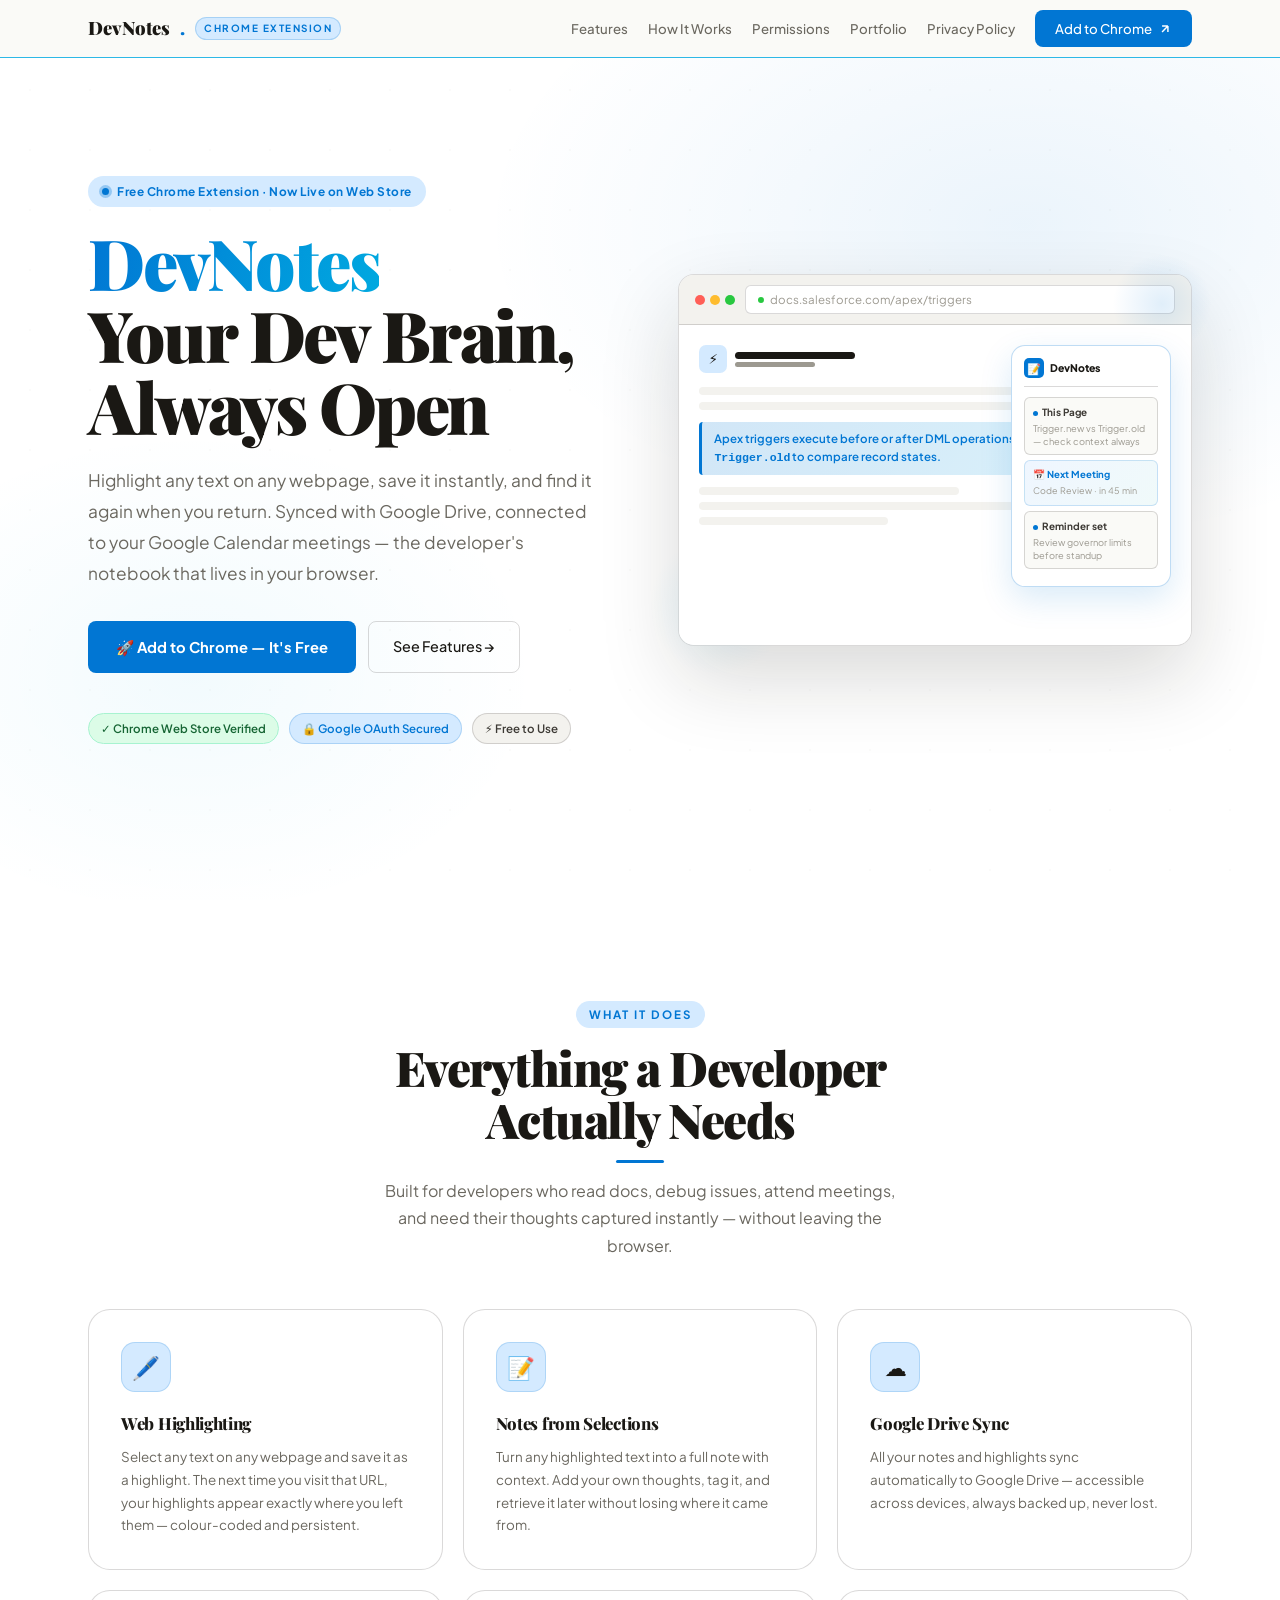
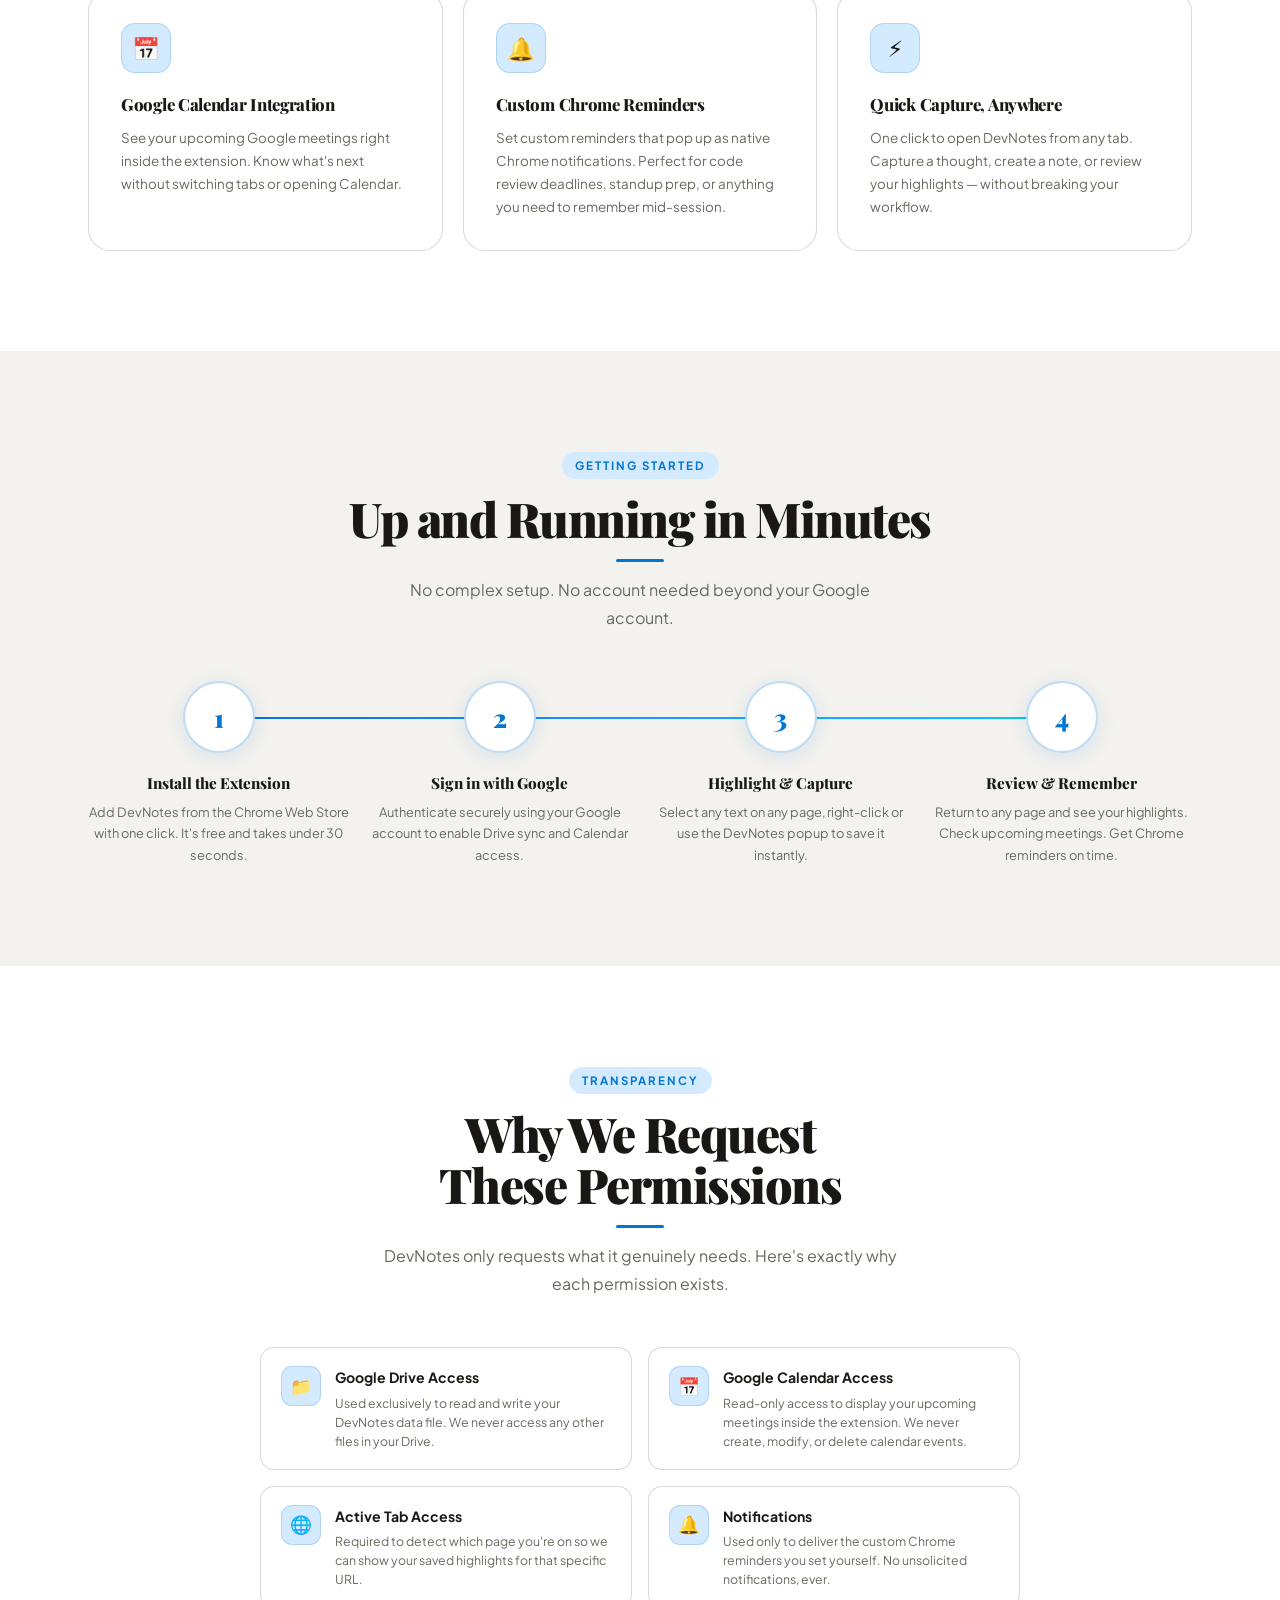
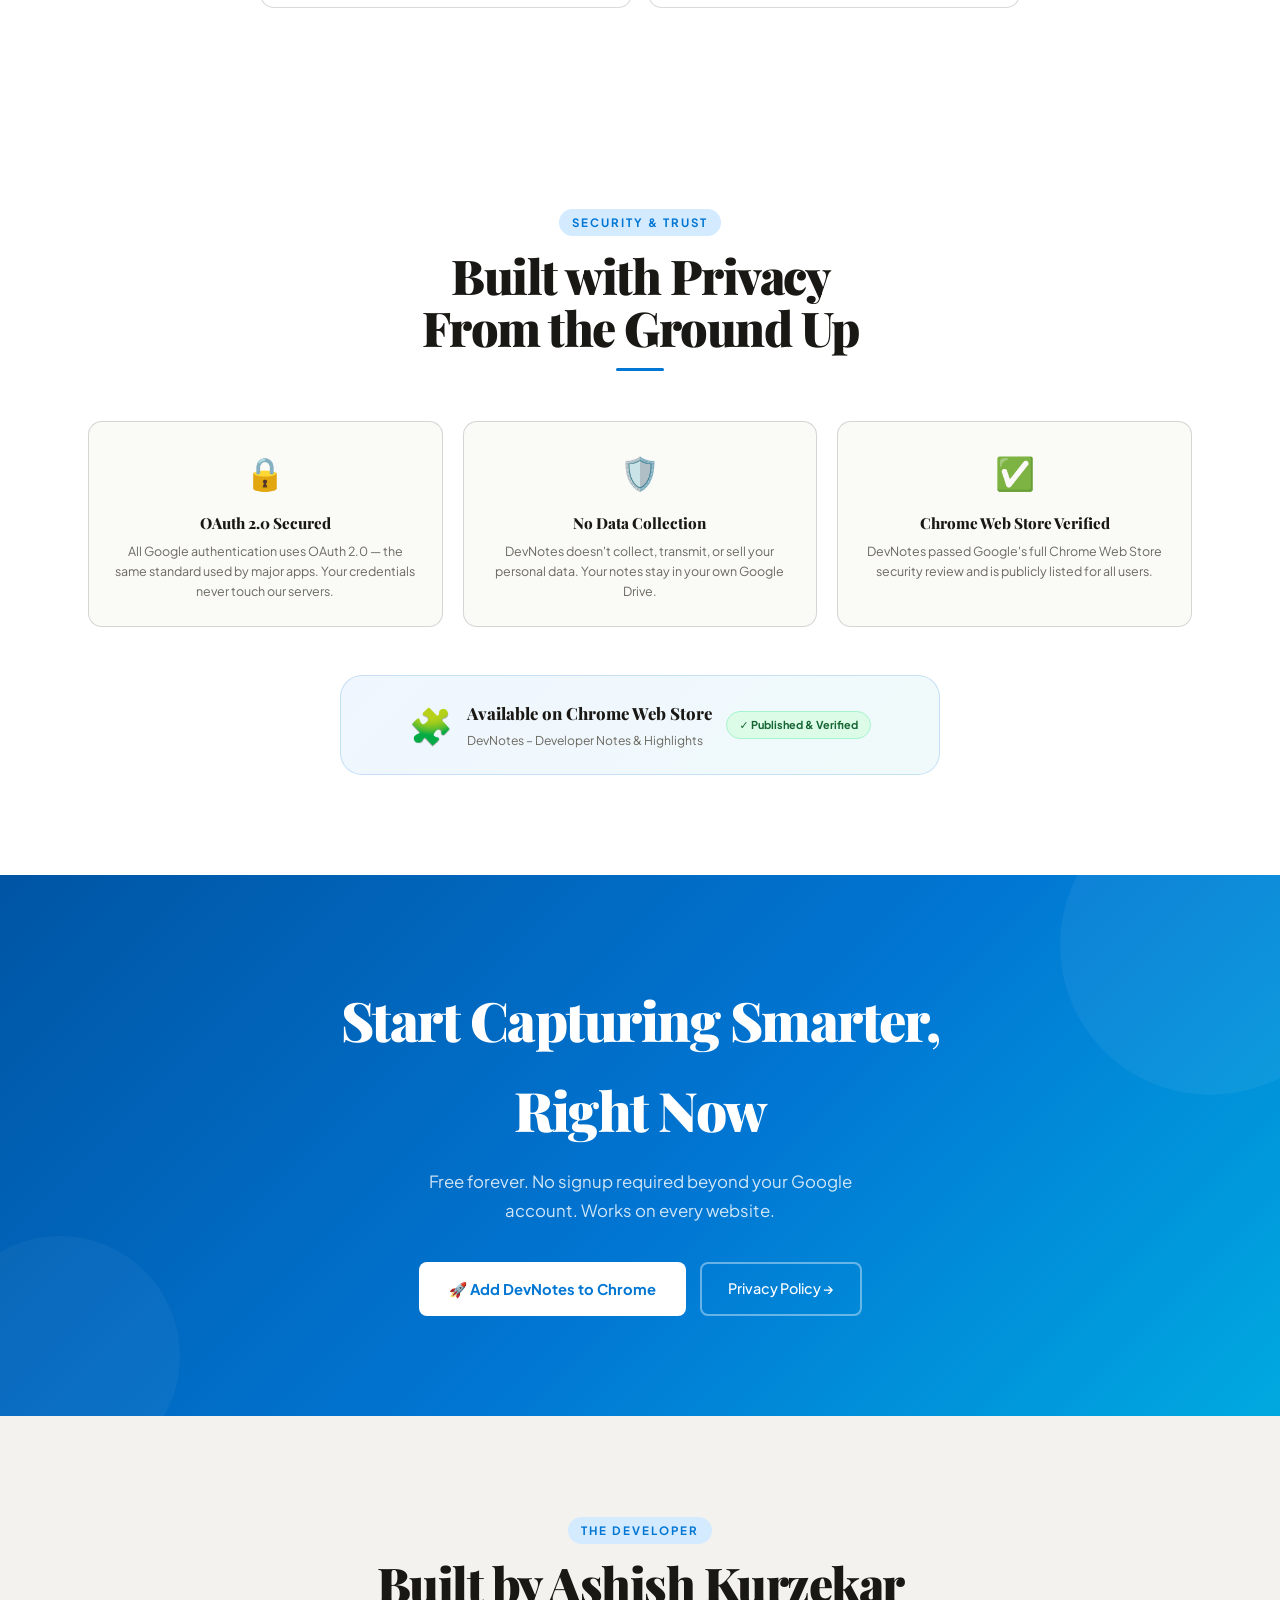
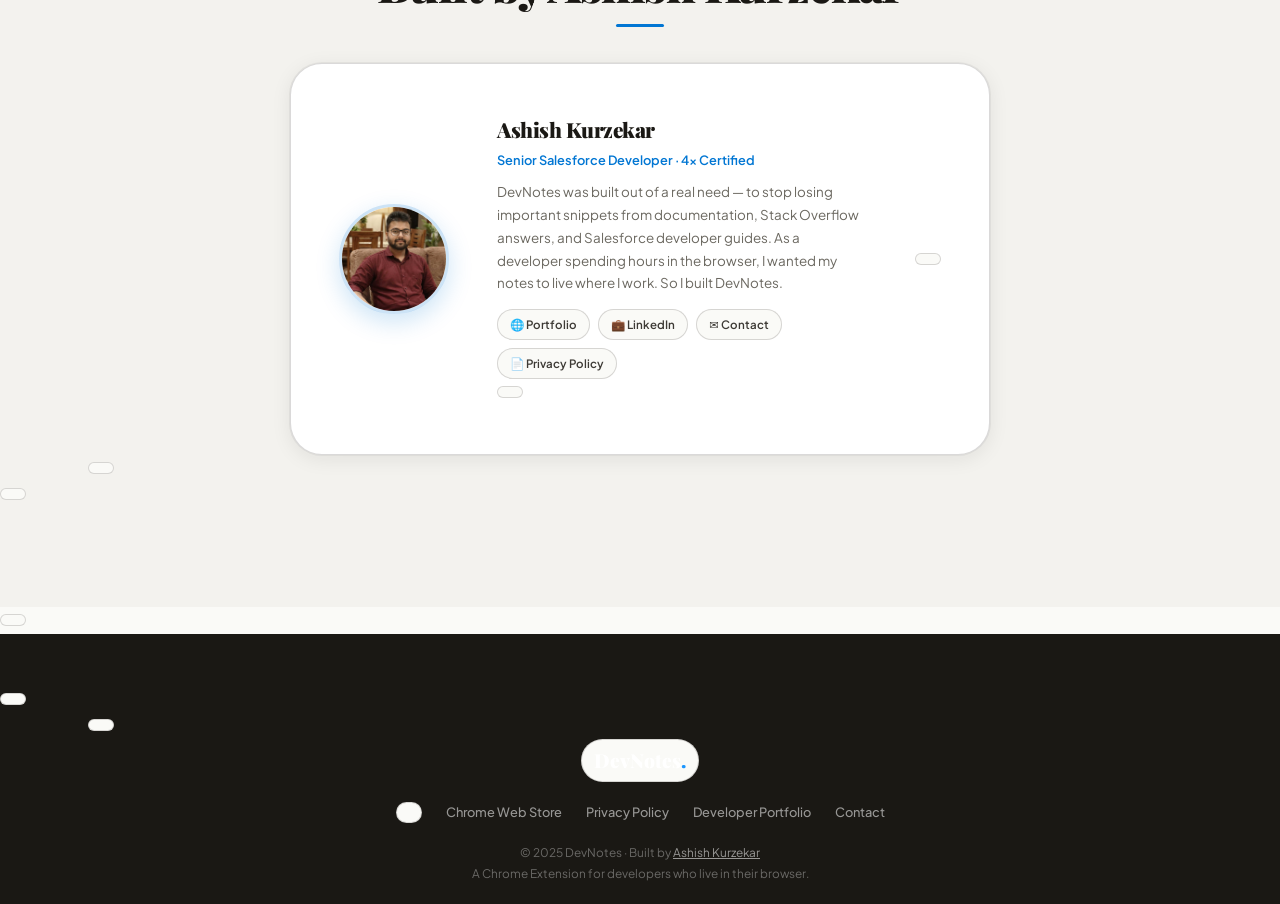
<file: devnotes.html>
<!DOCTYPE html>
<html lang="en">

<head>
    <meta charset="UTF-8">
    <meta name="viewport" content="width=device-width, initial-scale=1.0">
    <title>DevNotes – Developer Notes & Highlights Chrome Extension</title>
    <meta name="description"
        content="DevNotes is a Chrome extension for developers to capture, highlight, and organise notes across the web — synced with Google Drive and Google Calendar.">
    <meta property="og:title" content="DevNotes – Developer Notes Chrome Extension">
    <meta property="og:description"
        content="Save highlights, create notes, sync with Google Drive, and manage your Google meetings — all from your browser.">
    <meta property="og:url" content="https://www.ashishkurzekar.online/devnotes">
    <link rel="preconnect" href="https://fonts.googleapis.com">
    <link rel="preconnect" href="https://fonts.gstatic.com" crossorigin>
    <link
        href="https://fonts.googleapis.com/css2?family=Playfair+Display:wght@700;800;900&family=Plus+Jakarta+Sans:ital,wght@0,300;0,400;0,500;0,600;0,700;1,300&display=swap"
        rel="stylesheet">

    <style>
        :root {
            --cream: #FAFAF7;
            --cream-mid: #F3F2EE;
            --cream-deep: #EAE9E3;
            --white: #FFFFFF;
            --ink: #1A1814;
            --ink-mid: #3D3A35;
            --ink-light: #6B6860;
            --ink-xs: #9C9990;
            --blue: #0176D3;
            --blue-mid: #1B96FF;
            --blue-light: #D4EAFF;
            --blue-glow: rgba(1, 118, 211, 0.10);
            --green: #166534;
            --green-bg: #DCFCE7;
            --border: #2db8e6;
            --border-md: rgba(26, 24, 20, 0.16);
            --shadow-md: 0 4px 20px rgba(26, 24, 20, 0.08), 0 0 0 1px rgba(26, 24, 20, 0.05);
            --shadow-lg: 0 16px 48px rgba(26, 24, 20, 0.12), 0 0 0 1px rgba(26, 24, 20, 0.06);
            --shadow-xl: 0 32px 80px rgba(26, 24, 20, 0.16);
            --radius-sm: 8px;
            --radius-md: 14px;
            --radius-lg: 22px;
            --radius-xl: 32px;
            --ease: cubic-bezier(.4, 0, .2, 1);
            --t: 0.28s;
        }

        *,
        *::before,
        *::after {
            box-sizing: border-box;
            margin: 0;
            padding: 0;
        }

        html {
            scroll-behavior: smooth;
            font-size: 16px;
        }

        body {
            font-family: 'Plus Jakarta Sans', system-ui, sans-serif;
            background: var(--cream);
            color: var(--ink);
            line-height: 1.65;
            overflow-x: hidden;
            -webkit-font-smoothing: antialiased;
        }

        a {
            text-decoration: none;
            color: inherit;
        }

        img {
            display: block;
            max-width: 100%;
        }

        button {
            cursor: pointer;
            border: none;
            background: none;
            font: inherit;
        }

        .container {
            max-width: 1200px;
            margin: 0 auto;
            padding: 0 clamp(16px, 4vw, 48px);
        }

        /* ── NAV ── */
        .nav {
            position: fixed;
            top: 0;
            left: 0;
            right: 0;
            z-index: 900;
            background: rgba(250, 250, 247, 0.92);
            backdrop-filter: blur(18px) saturate(1.6);
            border-bottom: 1px solid var(--border);
            height: 58px;
            display: flex;
            align-items: center;
        }

        .nav-inner {
            width: 100%;
            max-width: 1200px;
            margin: 0 auto;
            padding: 0 clamp(16px, 4vw, 48px);
            display: flex;
            align-items: center;
            justify-content: space-between;
        }

        .nav-logo {
            font-family: 'Playfair Display', serif;
            font-weight: 900;
            font-size: 1.15rem;
            color: var(--ink);
            display: flex;
            align-items: center;
            gap: 10px;
        }

        .nav-logo-dot {
            color: var(--blue);
            font-style: normal;
        }

        .nav-logo-badge {
            font-family: 'Plus Jakarta Sans', sans-serif;
            font-size: 0.62rem;
            font-weight: 700;
            letter-spacing: 1.5px;
            text-transform: uppercase;
            color: var(--blue);
            background: var(--blue-light);
            border: 1px solid rgba(1, 118, 211, 0.22);
            padding: 2px 8px;
            border-radius: 100px;
        }

        .nav-links {
            display: flex;
            align-items: center;
            gap: 20px;
        }

        .nav-links a {
            font-size: 0.83rem;
            font-weight: 500;
            color: var(--ink-light);
            transition: color var(--t);
        }

        .nav-links a:hover {
            color: var(--ink);
        }

        .nav-cta {
            padding: 8px 20px;
            border-radius: var(--radius-sm);
            background: var(--blue);
            color: var(--white) !important;
            font-weight: 600;
            font-size: 0.82rem;
            transition: background var(--t), transform var(--t);
            display: inline-flex;
            align-items: center;
            gap: 6px;
        }

        .nav-cta:hover {
            transform: translateY(-1px);
            background: #0160b0;
        }

        /* ── HERO ── */
        .hero {
            min-height: 100vh;
            display: flex;
            align-items: center;
            padding: 100px 0 80px;
            position: relative;
            overflow: hidden;
            background: var(--white);
        }

        .hero::before {
            content: '';
            position: absolute;
            inset: 0;
            background:
                radial-gradient(ellipse 65% 55% at 80% 25%, rgba(1, 118, 211, 0.08) 0%, transparent 65%),
                radial-gradient(ellipse 45% 45% at 15% 75%, rgba(0, 169, 224, 0.05) 0%, transparent 60%),
                url("data:image/svg+xml,%3Csvg width='60' height='60' viewBox='0 0 60 60' xmlns='http://www.w3.org/2000/svg'%3E%3Cg fill='none'%3E%3Cg fill='%231A1814' fill-opacity='0.022'%3E%3Ccircle cx='30' cy='30' r='1'/%3E%3C/g%3E%3C/g%3E%3C/svg%3E");
            pointer-events: none;
        }

        .hero-inner {
            display: grid;
            grid-template-columns: 1fr 1fr;
            gap: clamp(40px, 6vw, 80px);
            align-items: center;
            position: relative;
            z-index: 1;
        }

        .hero-eyebrow {
            display: inline-flex;
            align-items: center;
            gap: 8px;
            padding: 6px 14px;
            border-radius: 100px;
            background: var(--blue-light);
            color: var(--blue);
            font-size: 0.74rem;
            font-weight: 700;
            letter-spacing: 0.5px;
            margin-bottom: 20px;
        }

        .pulse-dot {
            width: 7px;
            height: 7px;
            border-radius: 50%;
            background: var(--blue);
            position: relative;
            flex-shrink: 0;
        }

        .pulse-dot::after {
            content: '';
            position: absolute;
            inset: -3px;
            border-radius: 50%;
            background: var(--blue);
            opacity: 0.3;
            animation: pulse-ring 1.8s ease infinite;
        }

        @keyframes pulse-ring {
            0% {
                transform: scale(1);
                opacity: .3;
            }

            70% {
                transform: scale(2.2);
                opacity: 0;
            }

            100% {
                opacity: 0;
            }
        }

        .hero h1 {
            font-family: 'Playfair Display', serif;
            font-size: clamp(2.8rem, 5.5vw, 5rem);
            font-weight: 900;
            line-height: 1.02;
            letter-spacing: -2.5px;
            color: var(--ink);
            margin-bottom: 22px;
        }

        .hero h1 .accent {
            background: linear-gradient(105deg, var(--blue) 0%, #00A9E0 100%);
            -webkit-background-clip: text;
            -webkit-text-fill-color: transparent;
            background-clip: text;
        }

        .hero-desc {
            font-size: clamp(0.93rem, 1.5vw, 1.08rem);
            color: var(--ink-light);
            line-height: 1.8;
            margin-bottom: 32px;
            font-weight: 400;
        }

        .hero-btns {
            display: flex;
            gap: 12px;
            flex-wrap: wrap;
            margin-bottom: 40px;
        }

        .btn-primary {
            display: inline-flex;
            align-items: center;
            gap: 8px;
            padding: 14px 28px;
            border-radius: var(--radius-sm);
            background: var(--blue);
            color: var(--white);
            font-weight: 700;
            font-size: 0.92rem;
            transition: background var(--t), transform var(--t), box-shadow var(--t);
            white-space: nowrap;
        }

        .btn-primary:hover {
            background: #0160b0;
            transform: translateY(-2px);
            box-shadow: 0 8px 24px rgba(1, 118, 211, 0.3);
        }

        .btn-outline {
            display: inline-flex;
            align-items: center;
            gap: 8px;
            padding: 13px 24px;
            border-radius: var(--radius-sm);
            border: 1.5px solid var(--border-md);
            color: var(--ink);
            font-weight: 500;
            font-size: 0.9rem;
            transition: border-color var(--t), background var(--t), transform var(--t);
            white-space: nowrap;
        }

        .btn-outline:hover {
            border-color: var(--blue);
            background: var(--blue-glow);
            color: var(--blue);
            transform: translateY(-2px);
        }

        .hero-badges {
            display: flex;
            gap: 10px;
            flex-wrap: wrap;
        }

        .badge {
            display: inline-flex;
            align-items: center;
            gap: 6px;
            padding: 5px 12px;
            border-radius: 100px;
            font-size: 0.72rem;
            font-weight: 600;
        }

        .badge-green {
            background: var(--green-bg);
            color: var(--green);
            border: 1px solid #A7F3D0;
        }

        .badge-blue {
            background: var(--blue-light);
            color: var(--blue);
            border: 1px solid rgba(1, 118, 211, 0.2);
        }

        .badge-gray {
            background: var(--cream-mid);
            color: var(--ink-mid);
            border: 1px solid var(--border-md);
        }

        /* ── BROWSER MOCKUP ── */
        .browser-wrap {
            position: relative;
        }

        .browser-mockup {
            background: var(--white);
            border-radius: 16px;
            box-shadow: var(--shadow-xl);
            border: 1.5px solid var(--border-md);
            overflow: hidden;
            animation: float 5s ease-in-out infinite;
        }

        @keyframes float {

            0%,
            100% {
                transform: translateY(0);
            }

            50% {
                transform: translateY(-10px);
            }
        }

        .browser-bar {
            background: var(--cream-mid);
            border-bottom: 1px solid var(--border-md);
            padding: 10px 16px;
            display: flex;
            align-items: center;
            gap: 10px;
        }

        .browser-dots {
            display: flex;
            gap: 5px;
        }

        .browser-dot {
            width: 10px;
            height: 10px;
            border-radius: 50%;
        }

        .bd-red {
            background: #FF5F57;
        }

        .bd-yellow {
            background: #FEBC2E;
        }

        .bd-green {
            background: #28C840;
        }

        .browser-url {
            flex: 1;
            background: var(--white);
            border-radius: 6px;
            padding: 4px 12px;
            font-size: 0.72rem;
            color: var(--ink-xs);
            border: 1px solid var(--border-md);
            display: flex;
            align-items: center;
            gap: 6px;
        }

        .browser-url-dot {
            width: 6px;
            height: 6px;
            border-radius: 50%;
            background: #28C840;
            flex-shrink: 0;
        }

        .browser-body {
            padding: 20px;
            background: var(--white);
            min-height: 320px;
            position: relative;
        }

        /* Simulated webpage content inside browser */
        .sim-page {
            position: relative;
        }

        .sim-toolbar {
            display: flex;
            align-items: center;
            gap: 8px;
            margin-bottom: 16px;
        }

        .sim-toolbar-title {
            font-size: 0.7rem;
            font-weight: 700;
            color: var(--ink-xs);
            letter-spacing: 1px;
            text-transform: uppercase;
        }

        .sim-line {
            height: 8px;
            border-radius: 4px;
            background: var(--cream-mid);
            margin-bottom: 7px;
        }

        .sim-line.short {
            width: 55%;
        }

        .sim-line.med {
            width: 75%;
        }

        .sim-line.long {
            width: 90%;
        }

        .sim-highlight {
            position: relative;
            background: linear-gradient(120deg, rgba(1, 118, 211, 0.18) 0%, rgba(0, 169, 224, 0.14) 100%);
            border-left: 3px solid var(--blue);
            border-radius: 4px;
            padding: 8px 12px;
            margin: 12px 0;
        }

        .sim-highlight-text {
            font-size: 0.72rem;
            font-weight: 600;
            color: var(--blue);
            line-height: 1.5;
        }

        .sim-highlight-tag {
            position: absolute;
            top: -8px;
            right: 8px;
            background: var(--blue);
            color: #fff;
            font-size: 0.58rem;
            font-weight: 700;
            padding: 2px 7px;
            border-radius: 100px;
            letter-spacing: 0.5px;
        }

        /* DevNotes popup panel */
        .sim-panel {
            position: absolute;
            right: 0;
            top: 0;
            width: 160px;
            background: var(--white);
            border: 1.5px solid rgba(1, 118, 211, 0.25);
            border-radius: 14px;
            box-shadow: 0 12px 32px rgba(1, 118, 211, 0.15);
            padding: 12px;
            font-size: 0.68rem;
        }

        .sim-panel-header {
            display: flex;
            align-items: center;
            gap: 6px;
            margin-bottom: 10px;
            padding-bottom: 8px;
            border-bottom: 1px solid var(--border-md);
        }

        .sim-panel-icon {
            width: 20px;
            height: 20px;
            background: var(--blue);
            border-radius: 5px;
            display: flex;
            align-items: center;
            justify-content: center;
            font-size: 0.7rem;
            color: #fff;
        }

        .sim-panel-title {
            font-weight: 800;
            font-size: 0.66rem;
            color: var(--ink);
        }

        .sim-note-item {
            background: var(--cream);
            border-radius: 6px;
            padding: 6px 8px;
            margin-bottom: 5px;
            border: 1px solid var(--border-md);
        }

        .sim-note-label {
            font-weight: 700;
            color: var(--ink-mid);
            font-size: 0.62rem;
        }

        .sim-note-text {
            color: var(--ink-xs);
            font-size: 0.58rem;
            line-height: 1.4;
            margin-top: 2px;
        }

        .sim-note-dot {
            display: inline-block;
            width: 5px;
            height: 5px;
            border-radius: 50%;
            background: var(--blue);
            margin-right: 4px;
        }

        .sim-meeting {
            background: linear-gradient(135deg, #EFF6FF, #F0FAFA);
            border-radius: 6px;
            padding: 6px 8px;
            border: 1px solid rgba(1, 118, 211, 0.18);
            margin-bottom: 5px;
        }

        .sim-meeting-label {
            font-weight: 700;
            color: var(--blue);
            font-size: 0.6rem;
        }

        .sim-meeting-time {
            color: var(--ink-xs);
            font-size: 0.56rem;
            margin-top: 1px;
        }

        /* Floating deco elements */
        .browser-deco-1 {
            position: absolute;
            top: -20px;
            right: -20px;
            width: 100px;
            height: 100px;
            border-radius: 50%;
            background: radial-gradient(circle, rgba(1, 118, 211, 0.12), transparent 70%);
            pointer-events: none;
        }

        .browser-deco-2 {
            position: absolute;
            bottom: -30px;
            left: -30px;
            width: 140px;
            height: 140px;
            border-radius: 50%;
            background: radial-gradient(circle, rgba(0, 169, 224, 0.08), transparent 70%);
            pointer-events: none;
        }

        /* ── FEATURES SECTION ── */
        .section {
            padding: clamp(60px, 8vw, 100px) 0;
        }

        .section-centered {
            text-align: center;
            margin-bottom: 50px;
        }

        .section-label {
            display: inline-block;
            padding: 4px 13px;
            border-radius: 100px;
            background: var(--blue-light);
            color: var(--blue);
            font-size: 0.72rem;
            font-weight: 700;
            letter-spacing: 2px;
            text-transform: uppercase;
            margin-bottom: 14px;
        }

        .section-heading {
            font-family: 'Playfair Display', serif;
            font-size: clamp(1.8rem, 4vw, 3rem);
            font-weight: 900;
            letter-spacing: -1.5px;
            line-height: 1.08;
            color: var(--ink);
            margin-bottom: 12px;
        }

        .section-sub {
            font-size: clamp(0.88rem, 1.5vw, 1rem);
            color: var(--ink-light);
            line-height: 1.72;
            max-width: 520px;
            margin: 0 auto;
        }

        .divider {
            width: 48px;
            height: 3px;
            background: var(--blue);
            border-radius: 2px;
            margin: 14px auto 0;
        }

        /* Features grid */
        .features-grid {
            display: grid;
            grid-template-columns: repeat(3, 1fr);
            gap: 20px;
        }

        .feat-card {
            background: var(--white);
            border: 1.5px solid var(--border-md);
            border-radius: var(--radius-lg);
            padding: clamp(22px, 3vw, 32px);
            transition: box-shadow var(--t), transform var(--t), border-color var(--t);
            position: relative;
            overflow: hidden;
        }

        .feat-card::before {
            content: '';
            position: absolute;
            top: 0;
            left: 0;
            right: 0;
            height: 3px;
            background: linear-gradient(90deg, var(--blue), #00A9E0);
            transform: scaleX(0);
            transform-origin: left;
            transition: transform var(--t) var(--ease);
        }

        .feat-card:hover {
            box-shadow: var(--shadow-lg);
            transform: translateY(-5px);
            border-color: rgba(1, 118, 211, 0.2);
        }

        .feat-card:hover::before {
            transform: scaleX(1);
        }

        .feat-icon {
            width: 50px;
            height: 50px;
            border-radius: 14px;
            display: flex;
            align-items: center;
            justify-content: center;
            font-size: 1.4rem;
            margin-bottom: 18px;
            background: var(--blue-light);
            border: 1px solid rgba(1, 118, 211, 0.18);
        }

        .feat-title {
            font-family: 'Playfair Display', serif;
            font-size: 1.05rem;
            font-weight: 800;
            color: var(--ink);
            margin-bottom: 8px;
            letter-spacing: -0.3px;
        }

        .feat-desc {
            font-size: 0.84rem;
            color: var(--ink-light);
            line-height: 1.7;
        }

        /* ── HOW IT WORKS ── */
        .how-section {
            background: var(--cream-mid);
        }

        .steps-grid {
            display: grid;
            grid-template-columns: repeat(4, 1fr);
            gap: 20px;
            position: relative;
        }

        .steps-grid::before {
            content: '';
            position: absolute;
            top: 36px;
            left: calc(12.5% + 20px);
            right: calc(12.5% + 20px);
            height: 2px;
            background: linear-gradient(90deg, var(--blue), var(--blue-mid), #00C6FF);
            z-index: 0;
            border-radius: 2px;
        }

        .step-card {
            text-align: center;
            position: relative;
            z-index: 1;
        }

        .step-num {
            width: 72px;
            height: 72px;
            border-radius: 50%;
            background: var(--white);
            border: 2px solid rgba(1, 118, 211, 0.25);
            box-shadow: 0 4px 20px rgba(1, 118, 211, 0.12);
            display: flex;
            align-items: center;
            justify-content: center;
            margin: 0 auto 18px;
            font-family: 'Playfair Display', serif;
            font-size: 1.6rem;
            font-weight: 900;
            color: var(--blue);
            transition: background var(--t), box-shadow var(--t);
        }

        .step-card:hover .step-num {
            background: var(--blue-light);
            box-shadow: 0 8px 28px rgba(1, 118, 211, 0.2);
        }

        .step-title {
            font-family: 'Playfair Display', serif;
            font-size: 0.95rem;
            font-weight: 800;
            color: var(--ink);
            margin-bottom: 6px;
        }

        .step-desc {
            font-size: 0.8rem;
            color: var(--ink-light);
            line-height: 1.65;
        }

        /* ── PERMISSIONS ── */
        .perms-grid {
            display: grid;
            grid-template-columns: repeat(2, 1fr);
            gap: 16px;
            max-width: 760px;
            margin: 0 auto;
        }

        .perm-item {
            display: flex;
            align-items: flex-start;
            gap: 14px;
            padding: 18px 20px;
            background: var(--white);
            border: 1.5px solid var(--border-md);
            border-radius: var(--radius-md);
            transition: border-color var(--t), box-shadow var(--t);
        }

        .perm-item:hover {
            border-color: rgba(1, 118, 211, 0.25);
            box-shadow: 0 4px 18px rgba(1, 118, 211, 0.08);
        }

        .perm-icon {
            width: 40px;
            height: 40px;
            border-radius: 11px;
            background: var(--blue-light);
            border: 1px solid rgba(1, 118, 211, 0.18);
            display: flex;
            align-items: center;
            justify-content: center;
            font-size: 1.1rem;
            flex-shrink: 0;
        }

        .perm-title {
            font-size: 0.88rem;
            font-weight: 700;
            color: var(--ink);
            margin-bottom: 4px;
        }

        .perm-desc {
            font-size: 0.77rem;
            color: var(--ink-light);
            line-height: 1.55;
        }

        /* ── SECURITY TRUST ── */
        .trust-section {
            background: var(--white);
        }

        .trust-grid {
            display: grid;
            grid-template-columns: repeat(3, 1fr);
            gap: 20px;
            margin-bottom: 48px;
        }

        .trust-card {
            background: var(--cream);
            border: 1.5px solid var(--border-md);
            border-radius: var(--radius-md);
            padding: 24px;
            text-align: center;
        }

        .trust-icon {
            font-size: 2rem;
            margin-bottom: 12px;
        }

        .trust-title {
            font-family: 'Playfair Display', serif;
            font-size: 0.95rem;
            font-weight: 800;
            color: var(--ink);
            margin-bottom: 6px;
        }

        .trust-desc {
            font-size: 0.78rem;
            color: var(--ink-light);
            line-height: 1.6;
        }

        /* CWS badge */
        .cws-badge {
            display: flex;
            align-items: center;
            justify-content: center;
            gap: 14px;
            flex-wrap: wrap;
            padding: 20px 28px;
            background: linear-gradient(135deg, #EFF6FF, #F0FAFA);
            border: 1.5px solid rgba(1, 118, 211, 0.18);
            border-radius: var(--radius-lg);
            max-width: 600px;
            margin: 0 auto;
        }

        .cws-badge-icon {
            font-size: 2.2rem;
        }

        .cws-badge-text {}

        .cws-badge-title {
            font-family: 'Playfair Display', serif;
            font-weight: 800;
            font-size: 1.05rem;
            color: var(--ink);
        }

        .cws-badge-sub {
            font-size: 0.76rem;
            color: var(--ink-light);
            margin-top: 2px;
        }

        .cws-badge-pill {
            display: inline-flex;
            align-items: center;
            gap: 5px;
            padding: 4px 12px;
            border-radius: 100px;
            background: var(--green-bg);
            border: 1px solid #A7F3D0;
            color: var(--green);
            font-size: 0.68rem;
            font-weight: 700;
        }

        /* ── CTA SECTION ── */
        .cta-section {
            background: linear-gradient(135deg, #0055A4 0%, #0176D3 55%, #00A9E0 100%);
            padding: clamp(60px, 8vw, 100px) 0;
            text-align: center;
            position: relative;
            overflow: hidden;
        }

        .cta-section::before {
            content: '';
            position: absolute;
            top: -80px;
            right: -80px;
            width: 300px;
            height: 300px;
            border-radius: 50%;
            background: rgba(255, 255, 255, 0.05);
            pointer-events: none;
        }

        .cta-section::after {
            content: '';
            position: absolute;
            bottom: -60px;
            left: -60px;
            width: 240px;
            height: 240px;
            border-radius: 50%;
            background: rgba(255, 255, 255, 0.04);
            pointer-events: none;
        }

        .cta-section h2 {
            font-family: 'Playfair Display', serif;
            font-size: clamp(2rem, 4.5vw, 3.4rem);
            font-weight: 900;
            color: #fff;
            letter-spacing: -1.5px;
            margin-bottom: 14px;
            position: relative;
            z-index: 1;
        }

        .cta-section p {
            font-size: clamp(0.9rem, 1.5vw, 1.05rem);
            color: rgba(255, 255, 255, 0.82);
            line-height: 1.72;
            max-width: 480px;
            margin: 0 auto 36px;
            position: relative;
            z-index: 1;
        }

        .cta-btns {
            display: flex;
            gap: 14px;
            justify-content: center;
            flex-wrap: wrap;
            position: relative;
            z-index: 1;
        }

        .btn-white {
            display: inline-flex;
            align-items: center;
            gap: 8px;
            padding: 14px 30px;
            border-radius: var(--radius-sm);
            background: #fff;
            color: var(--blue);
            font-weight: 700;
            font-size: 0.92rem;
            transition: transform var(--t), box-shadow var(--t);
        }

        .btn-white:hover {
            transform: translateY(-2px);
            box-shadow: 0 10px 32px rgba(0, 0, 0, 0.2);
        }

        .btn-white-outline {
            display: inline-flex;
            align-items: center;
            gap: 8px;
            padding: 13px 26px;
            border-radius: var(--radius-sm);
            border: 2px solid rgba(255, 255, 255, 0.4);
            color: #fff;
            font-weight: 500;
            font-size: 0.9rem;
            transition: border-color var(--t), background var(--t), transform var(--t);
        }

        .btn-white-outline:hover {
            border-color: rgba(255, 255, 255, 0.8);
            background: rgba(255, 255, 255, 0.08);
            transform: translateY(-2px);
        }

        /* ── DEVELOPER ── */
        .dev-section {
            background: var(--cream-mid);
        }

        .dev-card {
            display: flex;
            align-items: center;
            gap: clamp(24px, 4vw, 48px);
            background: var(--white);
            border: 1.5px solid var(--border-md);
            border-radius: var(--radius-xl);
            padding: clamp(28px, 4vw, 48px);
            max-width: 700px;
            margin: 0 auto;
            box-shadow: var(--shadow-md);
        }

        .dev-avatar {
            width: clamp(80px, 10vw, 110px);
            height: clamp(80px, 10vw, 110px);
            border-radius: 50%;
            overflow: hidden;
            border: 3px solid rgba(1, 118, 211, 0.2);
            box-shadow: 0 8px 24px rgba(1, 118, 211, 0.2);
            flex-shrink: 0;
        }

        .dev-avatar img {
            width: 100%;
            height: 100%;
            object-fit: cover;
            object-position: center 20%;
        }

        .dev-name {
            font-family: 'Playfair Display', serif;
            font-size: 1.3rem;
            font-weight: 900;
            color: var(--ink);
            letter-spacing: -0.5px;
            margin-bottom: 4px;
        }

        .dev-role {
            font-size: 0.8rem;
            color: var(--blue);
            font-weight: 600;
            margin-bottom: 10px;
        }

        .dev-bio {
            font-size: 0.84rem;
            color: var(--ink-light);
            line-height: 1.7;
            margin-bottom: 14px;
        }

        .dev-links {
            display: flex;
            gap: 8px;
            flex-wrap: wrap;
        }

        .dev-link {
            display: inline-flex;
            align-items: center;
            gap: 6px;
            padding: 5px 12px;
            border-radius: 100px;
            background: var(--cream);
            border: 1px solid var(--border-md);
            font-size: 0.72rem;
            font-weight: 600;
            color: var(--ink-mid);
            transition: border-color var(--t), color var(--t), background var(--t);
        }

        .dev-link:hover {
            border-color: var(--blue);
            color: var(--blue);
            background: var(--blue-light);
        }

        /* ── FOOTER ── */
        .footer {
            background: var(--ink);
            padding: clamp(36px, 5vw, 52px) 0 20px;
        }

        .footer-inner {
            display: flex;
            flex-direction: column;
            align-items: center;
            gap: 20px;
        }

        .footer-logo {
            font-family: 'Playfair Display', serif;
            font-weight: 900;
            font-size: 1.2rem;
            color: var(--white);
        }

        .footer-logo em {
            color: var(--blue-mid);
            font-style: normal;
        }

        .footer-links {
            display: flex;
            gap: 24px;
            flex-wrap: wrap;
            justify-content: center;
        }

        .footer-links a {
            font-size: 0.8rem;
            color: rgba(255, 255, 255, 0.55);
            font-weight: 500;
            transition: color var(--t);
        }

        .footer-links a:hover {
            color: rgba(255, 255, 255, 0.9);
        }

        .footer-copy {
            font-size: 0.74rem;
            color: rgba(255, 255, 255, 0.35);
            text-align: center;
            line-height: 1.7;
        }

        /* ── ANIMATIONS ── */
        .fade-up {
            opacity: 0;
            transform: translateY(24px);
            transition: opacity 0.6s var(--ease), transform 0.6s var(--ease);
        }

        .fade-up.in {
            opacity: 1;
            transform: none;
        }

        .fade-up:nth-child(2) {
            transition-delay: 0.07s;
        }

        .fade-up:nth-child(3) {
            transition-delay: 0.14s;
        }

        .fade-up:nth-child(4) {
            transition-delay: 0.21s;
        }

        .fade-up:nth-child(5) {
            transition-delay: 0.28s;
        }

        .fade-up:nth-child(6) {
            transition-delay: 0.35s;
        }

        @media (prefers-reduced-motion: reduce) {

            *,
            *::before,
            *::after {
                animation-duration: 0.01ms !important;
                transition-duration: 0.01ms !important;
            }

            .fade-up {
                opacity: 1;
                transform: none;
            }
        }

        /* ── RESPONSIVE ── */
        @media (max-width: 1024px) {
            .features-grid {
                grid-template-columns: repeat(2, 1fr);
            }

            .steps-grid {
                grid-template-columns: repeat(2, 1fr);
            }

            .steps-grid::before {
                display: none;
            }
        }

        @media (max-width: 768px) {
            .hero-inner {
                grid-template-columns: 1fr;
                gap: 48px;
            }

            .hero-inner>div:first-child {
                order: 2;
            }

            .hero-inner>div:last-child {
                order: 1;
            }

            .trust-grid {
                grid-template-columns: 1fr;
            }

            .perms-grid {
                grid-template-columns: 1fr;
            }

            .dev-card {
                flex-direction: column;
                text-align: center;
            }

            .dev-links {
                justify-content: center;
            }

            .nav-links {
                display: none;
            }
        }

        @media (max-width: 600px) {
            .features-grid {
                grid-template-columns: 1fr;
            }

            .steps-grid {
                grid-template-columns: 1fr;
            }

            .cws-badge {
                flex-direction: column;
                text-align: center;
            }
        }

        @media (max-width: 480px) {
            .hero-btns {
                flex-direction: column;
            }

            .btn-primary,
            .btn-outline {
                justify-content: center;
            }
        }
    </style>
</head>

<body>

    <!-- ── NAV ── -->
    <nav class="nav">
        <div class="nav-inner">
            <div class="nav-logo">
                DevNotes<em class="nav-logo-dot">.</em>
                <span class="nav-logo-badge">Chrome Extension</span>
            </div>
            <div class="nav-links">
                <a href="#features">Features</a>
                <a href="#how-it-works">How It Works</a>
                <a href="#permissions">Permissions</a>
                <a href="https://www.ashishkurzekar.online" target="_blank">Portfolio</a>
                <a href="https://www.ashishkurzekar.online/devnotesprivacypolicy" target="_blank">Privacy Policy</a>
                <a href="https://chromewebstore.google.com/detail/devnotes-%E2%80%93-developer-note/kgcnbeiobjglpplogkhpkelhekflplfm"
                    target="_blank" rel="noopener" class="nav-cta">
                    Add to Chrome
                    <svg viewBox="0 0 24 24" fill="none" stroke="currentColor" stroke-width="2.5" width="14"
                        height="14">
                        <path d="M7 17L17 7M17 7H7M17 7v10" />
                    </svg>
                </a>
            </div>
        </div>
    </nav>

    <!-- ── HERO ── -->
    <section class="hero" id="hero">
        <div class="container">
            <div class="hero-inner">

                <!-- Left -->
                <div>
                    <div class="hero-eyebrow">
                        <span class="pulse-dot"></span>
                        Free Chrome Extension · Now Live on Web Store
                    </div>

                    <h1>
                        <span class="accent">DevNotes</span><br>
                        Your Dev Brain,<br>Always Open
                    </h1>

                    <p class="hero-desc">
                        Highlight any text on any webpage, save it instantly, and find it again when you return.
                        Synced with Google Drive, connected to your Google Calendar meetings —
                        the developer's notebook that lives in your browser.
                    </p>

                    <div class="hero-btns">
                        <a href="https://chromewebstore.google.com/detail/devnotes-%E2%80%93-developer-note/kgcnbeiobjglpplogkhpkelhekflplfm"
                            target="_blank" rel="noopener" class="btn-primary">
                            🚀 Add to Chrome — It's Free
                        </a>
                        <a href="#features" class="btn-outline">See Features →</a>
                    </div>

                    <div class="hero-badges">
                        <span class="badge badge-green">✓ Chrome Web Store Verified</span>
                        <span class="badge badge-blue">🔒 Google OAuth Secured</span>
                        <span class="badge badge-gray">⚡ Free to Use</span>
                    </div>
                </div>

                <!-- Right: Browser mockup -->
                <div class="browser-wrap">
                    <div class="browser-deco-1"></div>
                    <div class="browser-deco-2"></div>
                    <div class="browser-mockup">
                        <div class="browser-bar">
                            <div class="browser-dots">
                                <div class="browser-dot bd-red"></div>
                                <div class="browser-dot bd-yellow"></div>
                                <div class="browser-dot bd-green"></div>
                            </div>
                            <div class="browser-url">
                                <div class="browser-url-dot"></div>
                                docs.salesforce.com/apex/triggers
                            </div>
                        </div>
                        <div class="browser-body">
                            <div class="sim-page">
                                <!-- Simulated article lines -->
                                <div style="display:flex;align-items:center;gap:8px;margin-bottom:14px;">
                                    <div
                                        style="width:28px;height:28px;border-radius:7px;background:var(--blue-light);display:flex;align-items:center;justify-content:center;font-size:0.85rem;">
                                        ⚡</div>
                                    <div>
                                        <div
                                            style="height:7px;width:120px;border-radius:4px;background:var(--ink);margin-bottom:3px;">
                                        </div>
                                        <div style="height:5px;width:80px;border-radius:3px;background:var(--ink-xs);">
                                        </div>
                                    </div>
                                </div>
                                <div class="sim-line long"></div>
                                <div class="sim-line med"></div>

                                <!-- Highlighted text -->
                                <div class="sim-highlight">
                                    <span class="sim-highlight-tag">📌 Saved</span>
                                    <div class="sim-highlight-text">
                                        Apex triggers execute before or after DML operations. Use
                                        <code>Trigger.new</code> and <code>Trigger.old</code> to compare record states.
                                    </div>
                                </div>

                                <div class="sim-line short"></div>
                                <div class="sim-line long"></div>
                                <div class="sim-line med" style="width:40%;"></div>

                                <!-- DevNotes side panel -->
                                <div class="sim-panel">
                                    <div class="sim-panel-header">
                                        <div class="sim-panel-icon">📝</div>
                                        <div class="sim-panel-title">DevNotes</div>
                                    </div>

                                    <div class="sim-note-item">
                                        <div class="sim-note-label"><span class="sim-note-dot"></span>This Page</div>
                                        <div class="sim-note-text">Trigger.new vs Trigger.old — check context always
                                        </div>
                                    </div>

                                    <div class="sim-meeting">
                                        <div class="sim-meeting-label">📅 Next Meeting</div>
                                        <div class="sim-meeting-time">Code Review · in 45 min</div>
                                    </div>

                                    <div class="sim-note-item">
                                        <div class="sim-note-label"><span class="sim-note-dot"></span>Reminder set</div>
                                        <div class="sim-note-text">Review governor limits before standup</div>
                                    </div>
                                </div>
                            </div>
                        </div>
                    </div>
                </div>

            </div>
        </div>
    </section>

    <!-- ── FEATURES ── -->
    <section class="section" id="features" style="background: var(--white);">
        <div class="container">
            <div class="section-centered fade-up">
                <span class="section-label">What It Does</span>
                <h2 class="section-heading">Everything a Developer<br>Actually Needs</h2>
                <div class="divider"></div>
                <p class="section-sub" style="margin-top:14px;">
                    Built for developers who read docs, debug issues, attend meetings,
                    and need their thoughts captured instantly — without leaving the browser.
                </p>
            </div>

            <div class="features-grid">
                <div class="feat-card fade-up">
                    <div class="feat-icon">🖊️</div>
                    <div class="feat-title">Web Highlighting</div>
                    <p class="feat-desc">
                        Select any text on any webpage and save it as a highlight. The next time you visit that URL,
                        your highlights appear exactly where you left them — colour-coded and persistent.
                    </p>
                </div>
                <div class="feat-card fade-up">
                    <div class="feat-icon">📝</div>
                    <div class="feat-title">Notes from Selections</div>
                    <p class="feat-desc">
                        Turn any highlighted text into a full note with context. Add your own thoughts,
                        tag it, and retrieve it later without losing where it came from.
                    </p>
                </div>
                <div class="feat-card fade-up">
                    <div class="feat-icon">☁️</div>
                    <div class="feat-title">Google Drive Sync</div>
                    <p class="feat-desc">
                        All your notes and highlights sync automatically to Google Drive —
                        accessible across devices, always backed up, never lost.
                    </p>
                </div>
                <div class="feat-card fade-up">
                    <div class="feat-icon">📅</div>
                    <div class="feat-title">Google Calendar Integration</div>
                    <p class="feat-desc">
                        See your upcoming Google meetings right inside the extension.
                        Know what's next without switching tabs or opening Calendar.
                    </p>
                </div>
                <div class="feat-card fade-up">
                    <div class="feat-icon">🔔</div>
                    <div class="feat-title">Custom Chrome Reminders</div>
                    <p class="feat-desc">
                        Set custom reminders that pop up as native Chrome notifications.
                        Perfect for code review deadlines, standup prep, or anything you need to remember mid-session.
                    </p>
                </div>
                <div class="feat-card fade-up">
                    <div class="feat-icon">⚡</div>
                    <div class="feat-title">Quick Capture, Anywhere</div>
                    <p class="feat-desc">
                        One click to open DevNotes from any tab. Capture a thought, create a note,
                        or review your highlights — without breaking your workflow.
                    </p>
                </div>
            </div>
        </div>
    </section>

    <!-- ── HOW IT WORKS ── -->
    <section class="section how-section" id="how-it-works">
        <div class="container">
            <div class="section-centered fade-up">
                <span class="section-label">Getting Started</span>
                <h2 class="section-heading">Up and Running in Minutes</h2>
                <div class="divider"></div>
                <p class="section-sub" style="margin-top:14px;">
                    No complex setup. No account needed beyond your Google account.
                </p>
            </div>

            <div class="steps-grid">
                <div class="step-card fade-up">
                    <div class="step-num">1</div>
                    <div class="step-title">Install the Extension</div>
                    <p class="step-desc">Add DevNotes from the Chrome Web Store with one click. It's free and takes
                        under 30 seconds.</p>
                </div>
                <div class="step-card fade-up">
                    <div class="step-num">2</div>
                    <div class="step-title">Sign in with Google</div>
                    <p class="step-desc">Authenticate securely using your Google account to enable Drive sync and
                        Calendar access.</p>
                </div>
                <div class="step-card fade-up">
                    <div class="step-num">3</div>
                    <div class="step-title">Highlight & Capture</div>
                    <p class="step-desc">Select any text on any page, right-click or use the DevNotes popup to save it
                        instantly.</p>
                </div>
                <div class="step-card fade-up">
                    <div class="step-num">4</div>
                    <div class="step-title">Review & Remember</div>
                    <p class="step-desc">Return to any page and see your highlights. Check upcoming meetings. Get Chrome
                        reminders on time.</p>
                </div>
            </div>
        </div>
    </section>

    <!-- ── PERMISSIONS ── -->
    <section class="section" id="permissions" style="background: var(--white);">
        <div class="container">
            <div class="section-centered fade-up">
                <span class="section-label">Transparency</span>
                <h2 class="section-heading">Why We Request<br>These Permissions</h2>
                <div class="divider"></div>
                <p class="section-sub" style="margin-top:14px;">
                    DevNotes only requests what it genuinely needs. Here's exactly why each permission exists.
                </p>
            </div>

            <div class="perms-grid fade-up">
                <div class="perm-item">
                    <div class="perm-icon">📁</div>
                    <div>
                        <div class="perm-title">Google Drive Access</div>
                        <p class="perm-desc">Used exclusively to read and write your DevNotes data file. We never access
                            any other files in your Drive.</p>
                    </div>
                </div>
                <div class="perm-item">
                    <div class="perm-icon">📅</div>
                    <div>
                        <div class="perm-title">Google Calendar Access</div>
                        <p class="perm-desc">Read-only access to display your upcoming meetings inside the extension. We
                            never create, modify, or delete calendar events.</p>
                    </div>
                </div>
                <div class="perm-item">
                    <div class="perm-icon">🌐</div>
                    <div>
                        <div class="perm-title">Active Tab Access</div>
                        <p class="perm-desc">Required to detect which page you're on so we can show your saved
                            highlights for that specific URL.</p>
                    </div>
                </div>
                <div class="perm-item">
                    <div class="perm-icon">🔔</div>
                    <div>
                        <div class="perm-title">Notifications</div>
                        <p class="perm-desc">Used only to deliver the custom Chrome reminders you set yourself. No
                            unsolicited notifications, ever.</p>
                    </div>
                </div>
            </div>
        </div>
    </section>

    <!-- ── TRUST ── -->
    <section class="section trust-section">
        <div class="container">
            <div class="section-centered fade-up">
                <span class="section-label">Security & Trust</span>
                <h2 class="section-heading">Built with Privacy<br>From the Ground Up</h2>
                <div class="divider"></div>
            </div>

            <div class="trust-grid fade-up">
                <div class="trust-card">
                    <div class="trust-icon">🔒</div>
                    <div class="trust-title">OAuth 2.0 Secured</div>
                    <p class="trust-desc">All Google authentication uses OAuth 2.0 — the same standard used by major
                        apps. Your credentials never touch our servers.</p>
                </div>
                <div class="trust-card">
                    <div class="trust-icon">🛡️</div>
                    <div class="trust-title">No Data Collection</div>
                    <p class="trust-desc">DevNotes doesn't collect, transmit, or sell your personal data. Your notes
                        stay in your own Google Drive.</p>
                </div>
                <div class="trust-card">
                    <div class="trust-icon">✅</div>
                    <div class="trust-title">Chrome Web Store Verified</div>
                    <p class="trust-desc">DevNotes passed Google's full Chrome Web Store security review and is publicly
                        listed for all users.</p>
                </div>
            </div>

            <div class="cws-badge fade-up">
                <div class="cws-badge-icon">🧩</div>
                <div class="cws-badge-text">
                    <div class="cws-badge-title">Available on Chrome Web Store</div>
                    <div class="cws-badge-sub">DevNotes – Developer Notes & Highlights</div>
                </div>
                <span class="cws-badge-pill">✓ Published & Verified</span>
            </div>
        </div>
    </section>

    <!-- ── CTA ── -->
    <section class="cta-section">
        <div class="container">
            <h2>Start Capturing Smarter,<br>Right Now</h2>
            <p>Free forever. No signup required beyond your Google account. Works on every website.</p>
            <div class="cta-btns">
                <a href="https://chromewebstore.google.com/detail/devnotes-%E2%80%93-developer-note/kgcnbeiobjglpplogkhpkelhekflplfm"
                    target="_blank" rel="noopener" class="btn-white">
                    🚀 Add DevNotes to Chrome
                </a>
                <a href="https://www.ashishkurzekar.online/devnotesprivacypolicy" target="_blank"
                    class="btn-white-outline">
                    Privacy Policy →
                </a>
            </div>
        </div>
    </section>

    <!-- ── DEVELOPER ── -->
    <section class="section dev-section" id="developer">
        <div class="container">
            <div class="section-centered fade-up" style="margin-bottom: 36px;">
                <span class="section-label">The Developer</span>
                <h2 class="section-heading">Built by Ashish Kurzekar</h2>
                <div class="divider"></div>
            </div>
            <div class="dev-card fade-up">
                <div class="dev-avatar">
                    <img src="avatarUrl.jpg" alt="Ashish Kurzekar, Senior Salesforce Developer and creator of DevNotes">
                </div>
                <div>
                    <div class="dev-name">Ashish Kurzekar</div>
                    <div class="dev-role">Senior Salesforce Developer · 4× Certified</div>
                    <p class="dev-bio">
                        DevNotes was built out of a real need — to stop losing important snippets from documentation,
                        Stack Overflow answers, and Salesforce developer guides. As a developer spending hours in
                        the browser, I wanted my notes to live where I work. So I built DevNotes.
                    </p>
                    <div class="dev-links">
                        <a href="https://www.ashishkurzekar.online" target="_blank" class="dev-link">🌐 Portfolio</a>
                        <a href="https://linkedin.com/in/ashish-kurzekar-2020" target="_blank" class="dev-link">💼
                            LinkedIn</a>
                        <a href="mailto:ashishkurzekar.ak@gmail.com" class="dev-link">✉️ Contact</a>
                        <a href="https://www.ashishkurzekar.online/devnotesprivacypolicy" target="_blank"
                            class="dev-link">📄 Privacy Policy
                    </div>
                </div>
            </div>
        </div>
        </div>
    </section>

    <!-- ── FOOTER ── -->
    <footer class="footer">
        <div class="container">
            <div class="footer-inner">
                <div class="footer-logo">DevNotes<em>.</em></div>
                <div class="footer-links">
                    <a href="https://chromewebstore.google.com/detail/devnotes-%E2%80%93-developer-note/kgcnbeiobjglpplogkhpkelhekflplfm"
                        target="_blank">Chrome Web Store</a>
                    <a href="https://www.ashishkurzekar.online/devnotesprivacypolicy" target="_blank">Privacy Policy</a>
                    <a href="https://www.ashishkurzekar.online" target="_blank">Developer Portfolio</a>
                    <a href="mailto:ashishkurzekar.ak@gmail.com">Contact</a>
                </div>
                <div class="footer-copy">
                    © 2025 DevNotes · Built by <a href="https://www.ashishkurzekar.online"
                        style="color:rgba(255,255,255,0.55); text-decoration:underline;">Ashish Kurzekar</a><br>
                    A Chrome Extension for developers who live in their browser.
                </div>
            </div>
        </div>
    </footer>

    <script>
        // Scroll animations
        const observer = new IntersectionObserver((entries) => {
            entries.forEach(e => { if (e.isIntersecting) e.target.classList.add('in'); });
        }, { threshold: 0.12 });
        document.querySelectorAll('.fade-up').forEach(el => observer.observe(el));

        // Nav scroll shadow
        const nav = document.querySelector('.nav');
        window.addEventListener('scroll', () => {
            nav.style.boxShadow = window.scrollY > 10
                ? '0 2px 24px rgba(26,24,20,0.07)' : '';
        });
    </script>
    <script type='text/javascript'>
    function initEmbeddedMessaging() {
      try {
        embeddedservice_bootstrap.settings.language = 'en_US'; // For example, enter 'en' or 'en-US'

        embeddedservice_bootstrap.init(
          '00DgL00000GD3YL',
          'ashishkurzekar_onlinechannel',
          'https://ashishkurzekar-dev-ed.develop.my.site.com/ESWashishkurzekaronlinec1777691594599',
          {
            scrt2URL: 'https://ashishkurzekar-dev-ed.develop.my.salesforce-scrt.com'
          }
        );
      } catch (err) {
        console.error('Error loading Embedded Messaging: ', err);
      }
    };
  </script>
  <script type='text/javascript'
    src='https://ashishkurzekar-dev-ed.develop.my.site.com/ESWashishkurzekaronlinec1777691594599/assets/js/bootstrap.min.js'
    onload='initEmbeddedMessaging()'></script>
    <script src="tracker.js" defer></script>
</body>

</html>
</file>
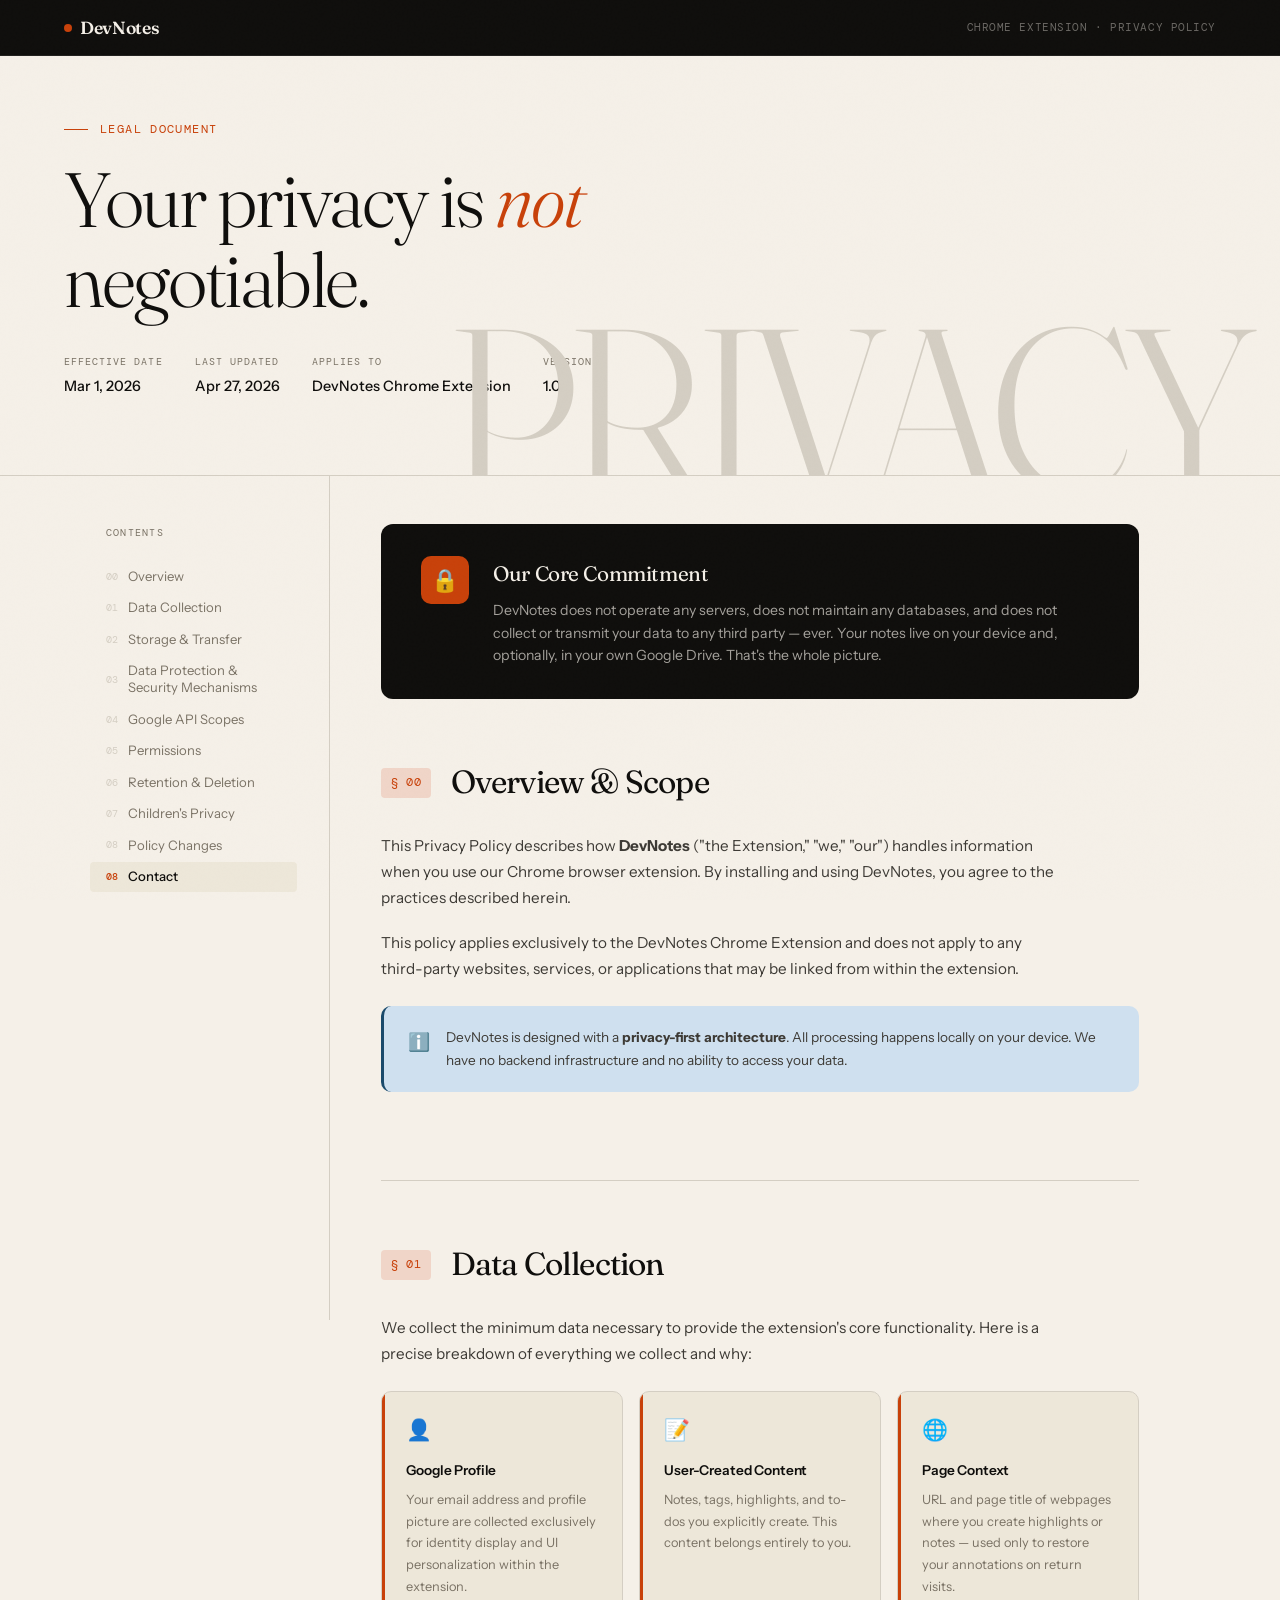
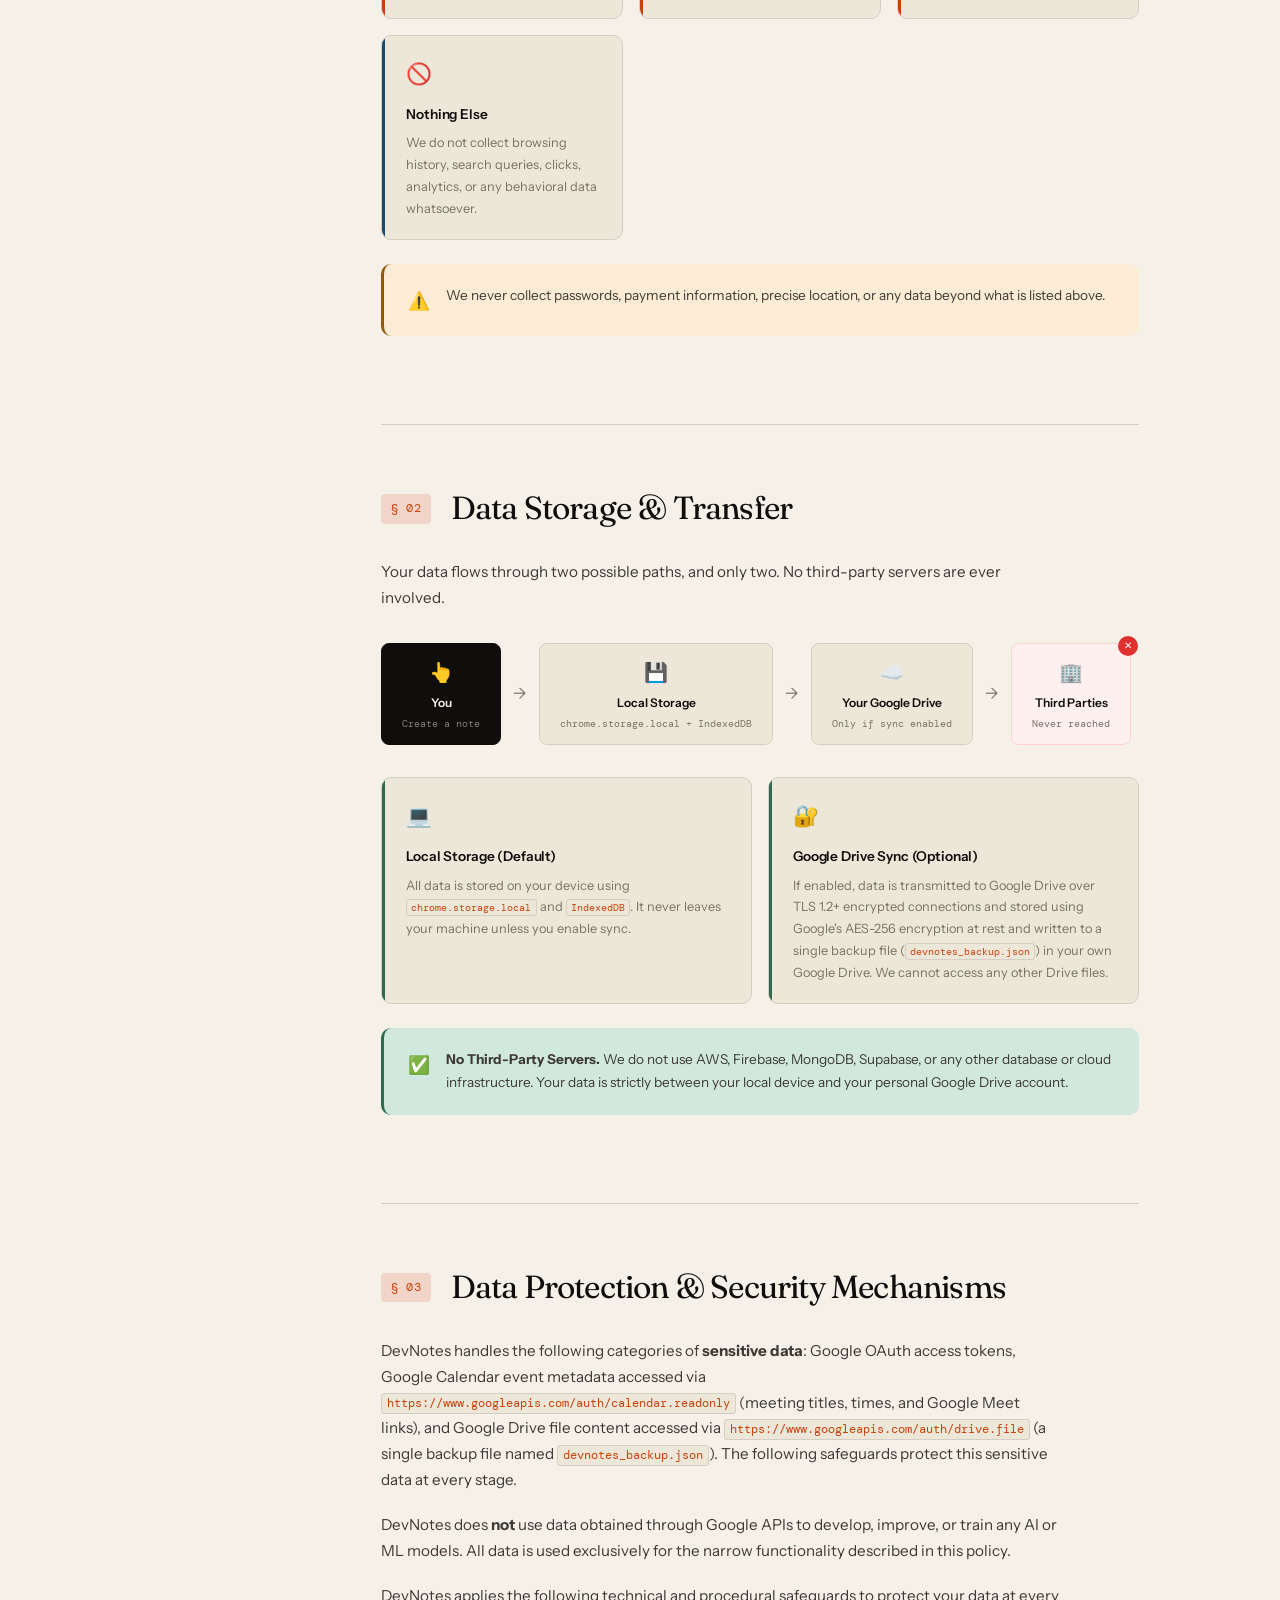
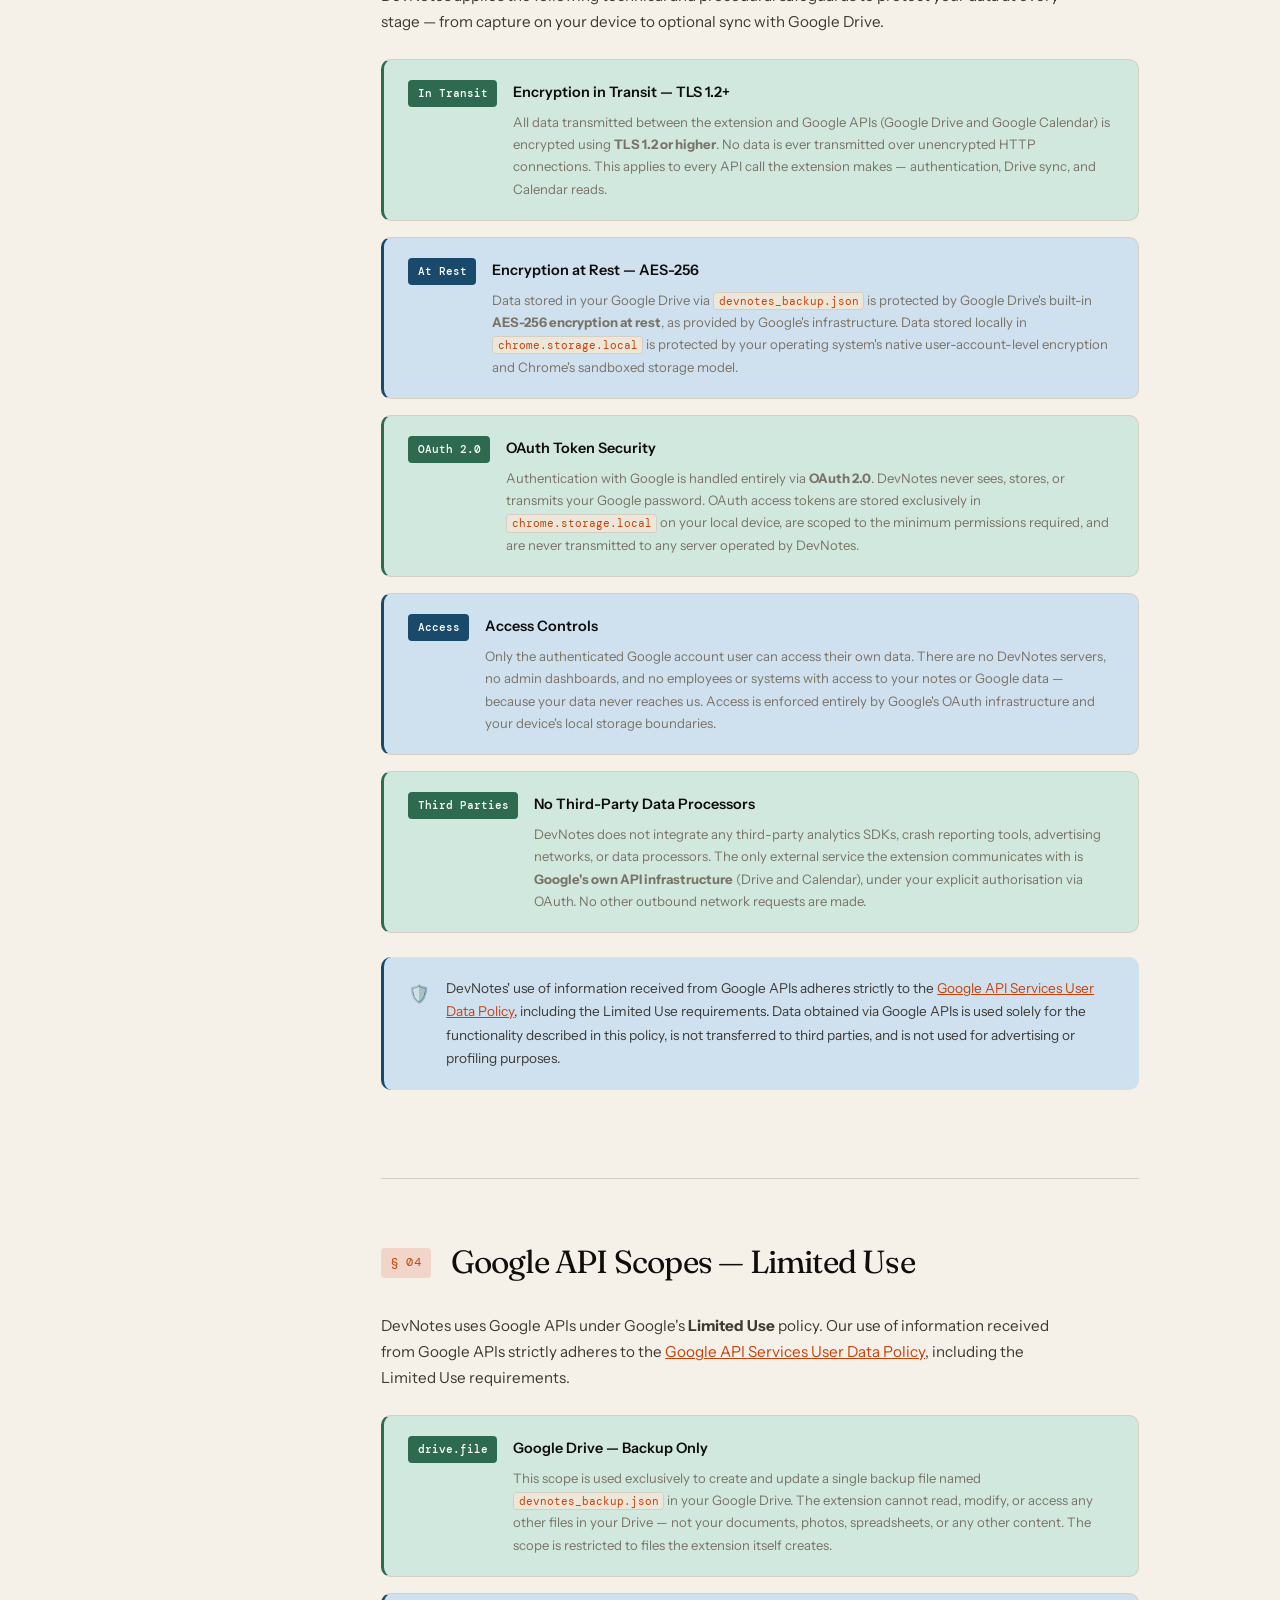
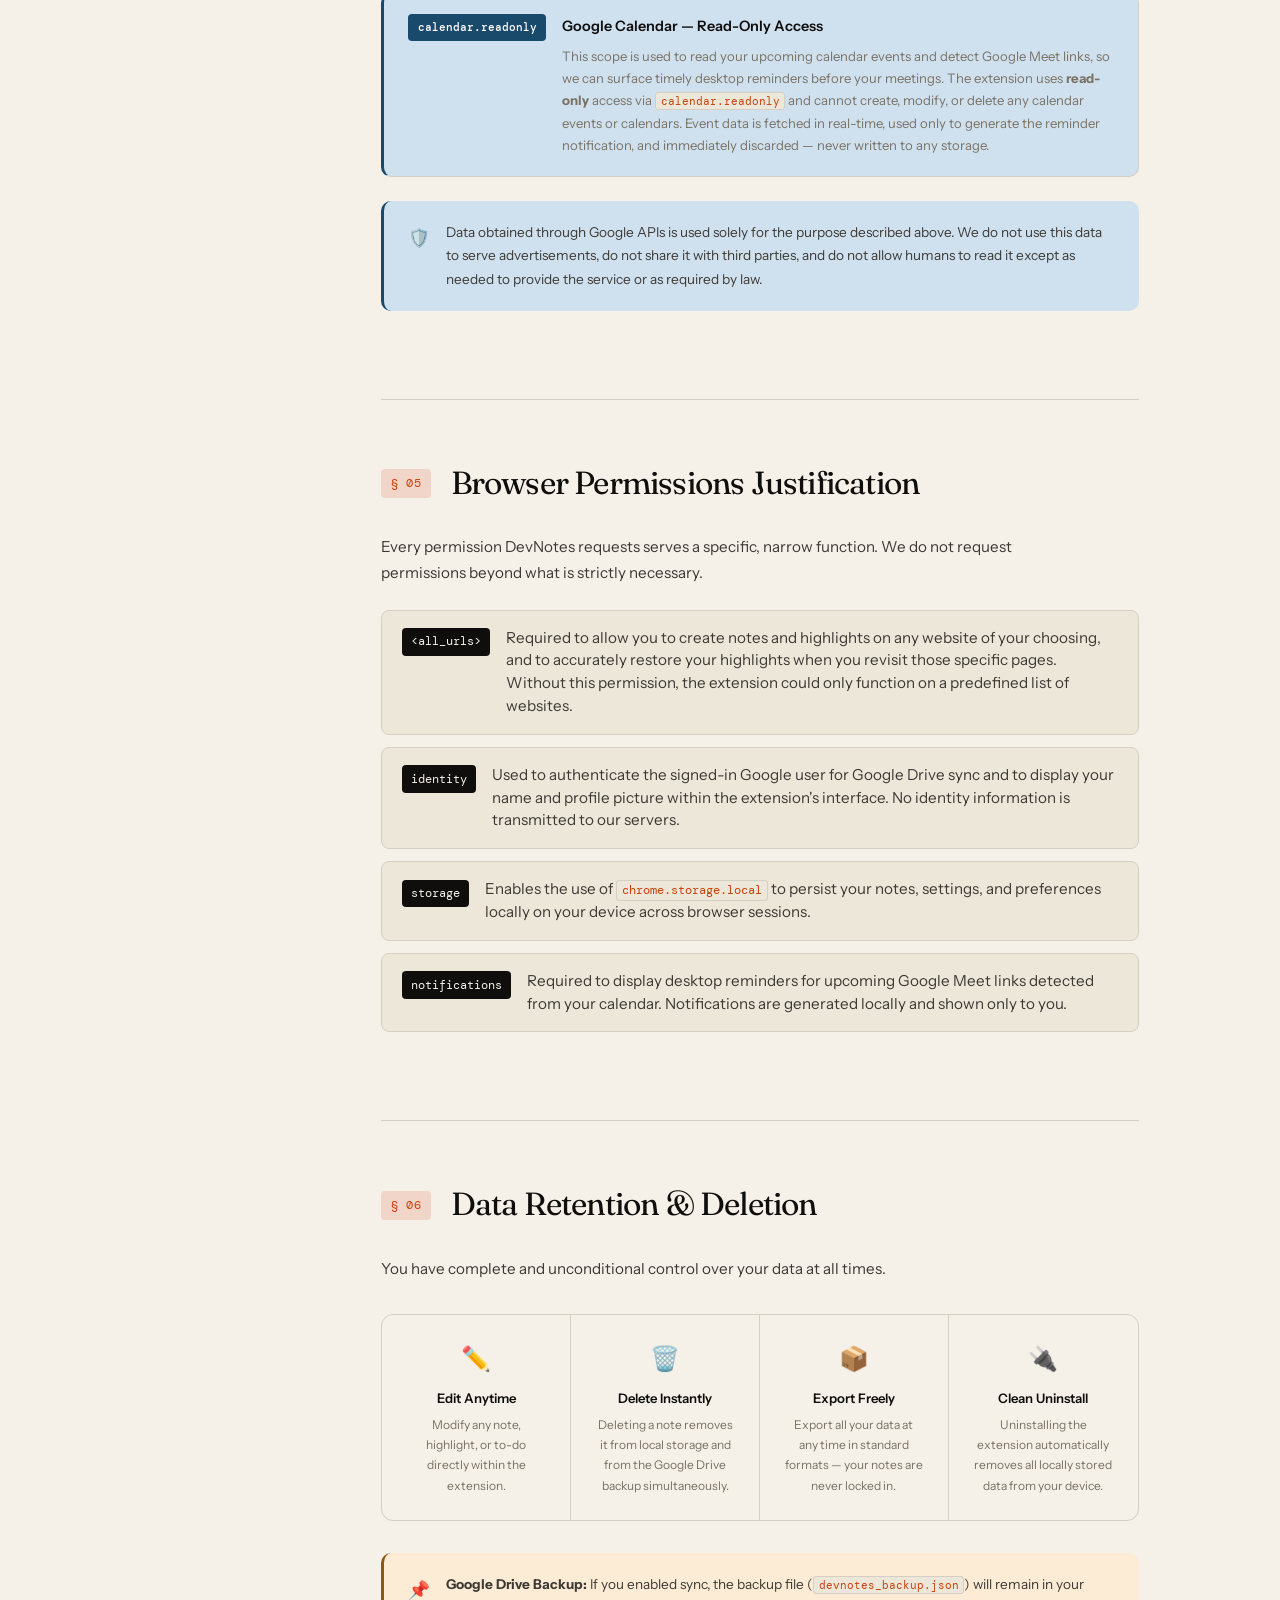
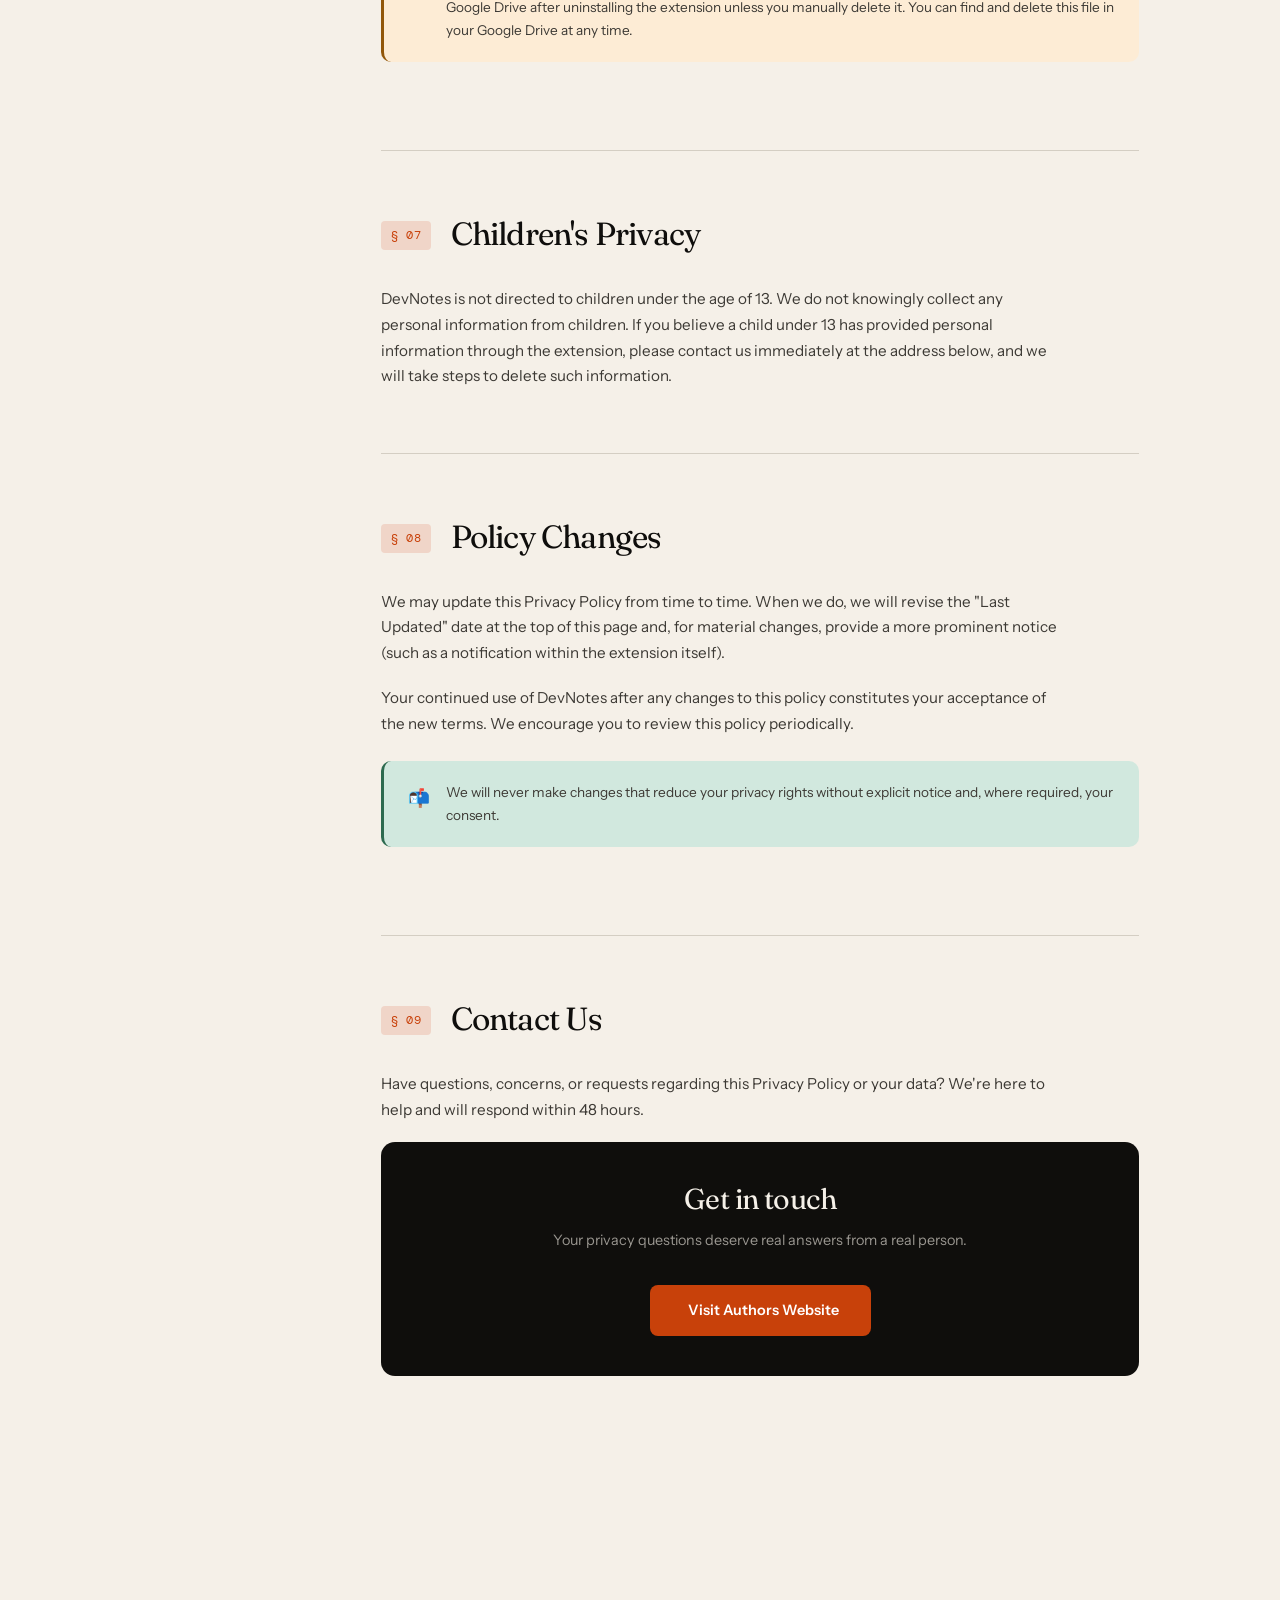
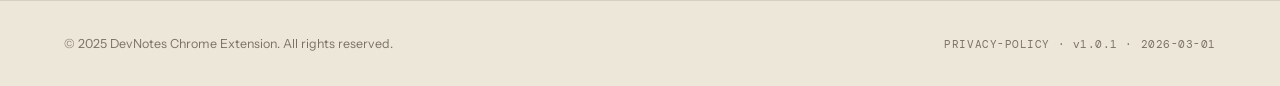
<file: devnotesprivacypolicy.html>
<!DOCTYPE html>
<html lang="en">

<head>
  <meta charset="UTF-8" />
  <meta name="viewport" content="width=device-width, initial-scale=1.0" />
  <title>Privacy Policy — DevNotes Extension</title>
  <link rel="preconnect" href="https://fonts.googleapis.com" />
  <link rel="preconnect" href="https://fonts.gstatic.com" crossorigin />
  <link
    href="https://fonts.googleapis.com/css2?family=Fraunces:ital,opsz,wght@0,9..144,300;0,9..144,400;0,9..144,600;1,9..144,300;1,9..144,400&family=DM+Mono:wght@300;400;500&family=Instrument+Sans:wght@400;500;600&display=swap"
    rel="stylesheet" />
  <style>
    *,
    *::before,
    *::after {
      box-sizing: border-box;
      margin: 0;
      padding: 0;
    }

    :root {
      --ink: #0f0e0c;
      --paper: #f5f0e8;
      --cream: #ede7d9;
      --accent: #c8410a;
      --accent-lt: #f0d5c8;
      --muted: #7a7265;
      --rule: #d4cec3;
      --green: #2d6a4f;
      --green-lt: #d1e8de;
      --blue: #1a4a6b;
      --blue-lt: #cfe0ef;
      --amber: #92570a;
      --amber-lt: #fdecd5;
    }

    html {
      scroll-behavior: smooth;
    }

    body {
      background: var(--paper);
      color: var(--ink);
      font-family: 'Instrument Sans', sans-serif;
      font-size: 16px;
      line-height: 1.7;
      min-height: 100vh;
      overflow-x: hidden;
    }

    /* ── NOISE TEXTURE OVERLAY ── */
    body::before {
      content: '';
      position: fixed;
      inset: 0;
      background-image: url("data:image/svg+xml,%3Csvg viewBox='0 0 512 512' xmlns='http://www.w3.org/2000/svg'%3E%3Cfilter id='n'%3E%3CfeTurbulence type='fractalNoise' baseFrequency='0.75' numOctaves='4' stitchTiles='stitch'/%3E%3C/filter%3E%3Crect width='100%25' height='100%25' filter='url(%23n)' opacity='0.04'/%3E%3C/svg%3E");
      pointer-events: none;
      z-index: 1000;
      opacity: 0.4;
    }

    /* ── SIDEBAR PROGRESS ── */
    .progress-bar {
      position: fixed;
      left: 0;
      top: 0;
      width: 3px;
      height: 0%;
      background: var(--accent);
      z-index: 999;
      transition: height 0.1s linear;
    }

    /* ── HEADER ── */
    header {
      position: sticky;
      top: 0;
      z-index: 100;
      background: var(--ink);
      color: var(--paper);
      padding: 0 clamp(1.5rem, 5vw, 4rem);
      display: flex;
      align-items: center;
      justify-content: space-between;
      height: 56px;
      border-bottom: 1px solid rgba(255, 255, 255, 0.08);
    }

    .header-logo {
      font-family: 'Fraunces', serif;
      font-size: 1.1rem;
      font-weight: 600;
      letter-spacing: -0.02em;
      display: flex;
      align-items: center;
      gap: 0.5rem;
    }

    .header-logo .dot {
      width: 8px;
      height: 8px;
      background: var(--accent);
      border-radius: 50%;
      display: inline-block;
    }

    .header-meta {
      font-family: 'DM Mono', monospace;
      font-size: 0.7rem;
      color: rgba(245, 240, 232, 0.4);
      letter-spacing: 0.05em;
    }

    /* ── HERO ── */
    .hero {
      padding: clamp(4rem, 10vw, 2rem) clamp(1.5rem, 5vw, 4rem) clamp(3rem, 6vw, 5rem);
      border-bottom: 1px solid var(--rule);
      position: relative;
      overflow: hidden;
    }

    .hero::after {
      content: 'PRIVACY';
      position: absolute;
      right: 2rem;
      bottom: -3rem;
      font-family: 'Fraunces', serif;
      font-size: clamp(6rem, 18vw, 16rem);
      font-weight: 300;
      color: var(--rule);
      line-height: 1;
      pointer-events: none;
      user-select: none;
      letter-spacing: -0.04em;
    }

    .hero-eyebrow {
      font-family: 'DM Mono', monospace;
      font-size: 0.72rem;
      letter-spacing: 0.12em;
      color: var(--accent);
      text-transform: uppercase;
      margin-bottom: 1.25rem;
      display: flex;
      align-items: center;
      gap: 0.75rem;
    }

    .hero-eyebrow::before {
      content: '';
      display: block;
      width: 24px;
      height: 1px;
      background: var(--accent);
    }

    .hero h1 {
      font-family: 'Fraunces', serif;
      font-size: clamp(2.5rem, 6vw, 5rem);
      font-weight: 300;
      line-height: 1.05;
      letter-spacing: -0.03em;
      max-width: 14ch;
      margin-bottom: 2rem;
    }

    .hero h1 em {
      font-style: italic;
      color: var(--accent);
    }

    .hero-meta {
      display: flex;
      gap: 2rem;
      flex-wrap: wrap;
    }

    .hero-meta-item {
      display: flex;
      flex-direction: column;
      gap: 0.2rem;
    }

    .hero-meta-item .label {
      font-family: 'DM Mono', monospace;
      font-size: 0.65rem;
      letter-spacing: 0.1em;
      color: var(--muted);
      text-transform: uppercase;
    }

    .hero-meta-item .value {
      font-size: 0.9rem;
      font-weight: 500;
      color: var(--ink);
    }

    /* ── LAYOUT ── */
    .layout {
      display: grid;
      grid-template-columns: 240px 1fr;
      gap: 0;
      max-width: 1100px;
      margin: 0 auto;
      align-items: start;
    }

    /* ── TOC SIDEBAR ── */
    .toc {
      position: sticky;
      top: 56px;
      padding: 3rem 2rem 3rem 0;
      border-right: 1px solid var(--rule);
      height: calc(100vh - 56px);
      overflow-y: auto;
    }

    .toc-title {
      font-family: 'DM Mono', monospace;
      font-size: 0.65rem;
      letter-spacing: 0.12em;
      color: var(--muted);
      text-transform: uppercase;
      margin-bottom: 1.25rem;
      padding-left: 1rem;
    }

    .toc-list {
      list-style: none;
      display: flex;
      flex-direction: column;
      gap: 0.1rem;
    }

    .toc-list a {
      display: flex;
      align-items: center;
      gap: 0.6rem;
      padding: 0.4rem 1rem;
      text-decoration: none;
      font-size: 0.82rem;
      color: var(--muted);
      border-radius: 4px;
      transition: all 0.2s;
      line-height: 1.3;
    }

    .toc-list a .num {
      font-family: 'DM Mono', monospace;
      font-size: 0.65rem;
      color: var(--rule);
      flex-shrink: 0;
      transition: color 0.2s;
    }

    .toc-list a:hover,
    .toc-list a.active {
      color: var(--ink);
      background: var(--cream);
    }

    .toc-list a:hover .num,
    .toc-list a.active .num {
      color: var(--accent);
    }

    .toc-list a.active {
      font-weight: 500;
    }

    /* ── MAIN CONTENT ── */
    .content {
      padding: 3rem clamp(1.5rem, 4vw, 3.5rem) 6rem;
    }

    /* ── COMMITMENT BANNER ── */
    .commitment {
      background: var(--ink);
      color: var(--paper);
      border-radius: 12px;
      padding: 2rem 2.5rem;
      margin-bottom: 4rem;
      display: grid;
      grid-template-columns: auto 1fr;
      gap: 1.5rem;
      align-items: start;
    }

    .commitment-icon {
      width: 48px;
      height: 48px;
      background: var(--accent);
      border-radius: 10px;
      display: flex;
      align-items: center;
      justify-content: center;
      font-size: 1.4rem;
      flex-shrink: 0;
    }

    .commitment h2 {
      font-family: 'Fraunces', serif;
      font-size: 1.3rem;
      font-weight: 400;
      margin-bottom: 0.5rem;
      letter-spacing: -0.02em;
    }

    .commitment p {
      font-size: 0.88rem;
      color: rgba(245, 240, 232, 0.65);
      line-height: 1.6;
    }

    /* ── SECTIONS ── */
    .section {
      margin-bottom: 4rem;
      padding-bottom: 4rem;
      border-bottom: 1px solid var(--rule);
      opacity: 0;
      transform: translateY(20px);
      transition: opacity 0.5s ease, transform 0.5s ease;
    }

    .section.visible {
      opacity: 1;
      transform: translateY(0);
    }

    .section:last-child {
      border-bottom: none;
    }

    .section-header {
      display: flex;
      align-items: flex-start;
      gap: 1.25rem;
      margin-bottom: 2rem;
    }

    .section-number {
      font-family: 'DM Mono', monospace;
      font-size: 0.72rem;
      color: var(--accent);
      background: var(--accent-lt);
      padding: 0.3rem 0.6rem;
      border-radius: 4px;
      margin-top: 0.35rem;
      flex-shrink: 0;
      letter-spacing: 0.05em;
    }

    .section h2 {
      font-family: 'Fraunces', serif;
      font-size: clamp(1.4rem, 3vw, 2rem);
      font-weight: 400;
      letter-spacing: -0.025em;
      line-height: 1.2;
    }

    .section p {
      font-size: 0.95rem;
      color: #3d3a35;
      margin-bottom: 1.2rem;
      max-width: 68ch;
    }

    .section p:last-child {
      margin-bottom: 0;
    }

    /* ── DATA CARDS ── */
    .data-grid {
      display: grid;
      grid-template-columns: repeat(auto-fit, minmax(220px, 1fr));
      gap: 1rem;
      margin: 1.5rem 0;
    }

    .data-card {
      border: 1px solid var(--rule);
      border-radius: 10px;
      padding: 1.25rem 1.5rem;
      background: var(--cream);
      position: relative;
      overflow: hidden;
      transition: transform 0.2s, box-shadow 0.2s;
    }

    .data-card:hover {
      transform: translateY(-2px);
      box-shadow: 0 8px 24px rgba(15, 14, 12, 0.08);
    }

    .data-card::before {
      content: '';
      position: absolute;
      top: 0;
      left: 0;
      width: 3px;
      height: 100%;
    }

    .data-card.collected::before {
      background: var(--accent);
    }

    .data-card.stored::before {
      background: var(--green);
    }

    .data-card.not-shared::before {
      background: var(--blue);
    }

    .data-card-icon {
      font-size: 1.3rem;
      margin-bottom: 0.75rem;
    }

    .data-card h3 {
      font-size: 0.85rem;
      font-weight: 600;
      margin-bottom: 0.4rem;
      letter-spacing: -0.01em;
    }

    .data-card p {
      font-size: 0.8rem;
      color: var(--muted);
      margin: 0;
    }

    /* ── STORAGE FLOW ── */
    .flow {
      display: flex;
      align-items: center;
      gap: 0;
      margin: 2rem 0;
      flex-wrap: wrap;
    }

    .flow-node {
      background: var(--cream);
      border: 1px solid var(--rule);
      border-radius: 8px;
      padding: 0.75rem 1.25rem;
      text-align: center;
      min-width: 120px;
    }

    .flow-node .node-icon {
      font-size: 1.2rem;
      margin-bottom: 0.25rem;
    }

    .flow-node .node-label {
      font-size: 0.75rem;
      font-weight: 600;
      display: block;
    }

    .flow-node .node-sub {
      font-family: 'DM Mono', monospace;
      font-size: 0.63rem;
      color: var(--muted);
      display: block;
      margin-top: 0.1rem;
    }

    .flow-arrow {
      padding: 0 0.75rem;
      color: var(--muted);
      font-size: 1rem;
      flex-shrink: 0;
    }

    .flow-node.highlight {
      background: var(--ink);
      color: var(--paper);
      border-color: var(--ink);
    }

    .flow-node.highlight .node-sub {
      color: rgba(245, 240, 232, 0.5);
    }

    .flow-node.blocked {
      background: #fff0f0;
      border-color: #ffd0d0;
      position: relative;
    }

    .flow-node.blocked::after {
      content: '✕';
      position: absolute;
      top: -8px;
      right: -8px;
      width: 20px;
      height: 20px;
      background: #e03030;
      color: white;
      border-radius: 50%;
      font-size: 0.6rem;
      display: flex;
      align-items: center;
      justify-content: center;
    }

    /* ── SCOPE TABLE ── */
    .scope-list {
      display: flex;
      flex-direction: column;
      gap: 1rem;
      margin: 1.5rem 0;
    }

    .scope-item {
      display: grid;
      grid-template-columns: auto 1fr;
      gap: 1rem;
      padding: 1.25rem 1.5rem;
      border-radius: 10px;
      border: 1px solid var(--rule);
      align-items: start;
      transition: border-color 0.2s;
    }

    .scope-item:hover {
      border-color: var(--muted);
    }

    .scope-item.drive {
      background: var(--green-lt);
      border-left: 3px solid var(--green);
    }

    .scope-item.cal {
      background: var(--blue-lt);
      border-left: 3px solid var(--blue);
    }

    .scope-badge {
      font-family: 'DM Mono', monospace;
      font-size: 0.7rem;
      padding: 0.25rem 0.6rem;
      border-radius: 4px;
      white-space: nowrap;
      font-weight: 500;
    }

    .scope-item.drive .scope-badge {
      background: var(--green);
      color: white;
    }

    .scope-item.cal .scope-badge {
      background: var(--blue);
      color: white;
    }

    .scope-content h3 {
      font-size: 0.9rem;
      font-weight: 600;
      margin-bottom: 0.4rem;
    }

    .scope-content p {
      font-size: 0.82rem;
      color: var(--muted);
      margin: 0;
      max-width: none;
    }

    /* ── PERMISSION PILLS ── */
    .perm-list {
      display: flex;
      flex-direction: column;
      gap: 0.75rem;
      margin: 1.5rem 0;
    }

    .perm-item {
      display: flex;
      align-items: flex-start;
      gap: 1rem;
      padding: 1rem 1.25rem;
      background: var(--cream);
      border-radius: 8px;
      border: 1px solid var(--rule);
    }

    .perm-code {
      font-family: 'DM Mono', monospace;
      font-size: 0.78rem;
      background: var(--ink);
      color: var(--paper);
      padding: 0.2rem 0.55rem;
      border-radius: 4px;
      white-space: nowrap;
      flex-shrink: 0;
      margin-top: 0.1rem;
    }

    .perm-desc {
      font-size: 0.85rem;
      color: #3d3a35;
      line-height: 1.5;
    }

    /* ── GUARANTEE BOX ── */
    .guarantee {
      display: grid;
      grid-template-columns: repeat(auto-fit, minmax(180px, 1fr));
      gap: 0;
      border: 1px solid var(--rule);
      border-radius: 12px;
      overflow: hidden;
      margin: 2rem 0;
    }

    .guarantee-item {
      padding: 1.5rem;
      border-right: 1px solid var(--rule);
      text-align: center;
      transition: background 0.2s;
    }

    .guarantee-item:last-child {
      border-right: none;
    }

    .guarantee-item:hover {
      background: var(--cream);
    }

    .guarantee-item .g-icon {
      font-size: 1.5rem;
      margin-bottom: 0.5rem;
      display: block;
    }

    .guarantee-item h3 {
      font-size: 0.82rem;
      font-weight: 600;
      margin-bottom: 0.3rem;
    }

    .guarantee-item p {
      font-size: 0.75rem;
      color: var(--muted);
      margin: 0;
    }

    /* ── CALLOUT ── */
    .callout {
      display: flex;
      gap: 1rem;
      padding: 1.25rem 1.5rem;
      border-radius: 10px;
      margin: 1.5rem 0;
      align-items: flex-start;
    }

    .callout.info {
      background: var(--blue-lt);
      border-left: 3px solid var(--blue);
    }

    .callout.warn {
      background: var(--amber-lt);
      border-left: 3px solid var(--amber);
    }

    .callout.good {
      background: var(--green-lt);
      border-left: 3px solid var(--green);
    }

    .callout-icon {
      font-size: 1.1rem;
      flex-shrink: 0;
      margin-top: 0.1rem;
    }

    .callout p {
      font-size: 0.85rem;
      margin: 0;
      max-width: none;
    }

    /* ── CONTACT ── */
    .contact-box {
      background: var(--ink);
      color: var(--paper);
      border-radius: 14px;
      padding: 2.5rem 3rem;
      text-align: center;
    }

    .contact-box h2 {
      font-family: 'Fraunces', serif;
      font-size: 1.8rem;
      font-weight: 400;
      letter-spacing: -0.02em;
      margin-bottom: 0.75rem;
    }

    .contact-box p {
      font-size: 0.9rem;
      color: rgba(245, 240, 232, 0.6);
      margin-bottom: 2rem;
      max-width: none;
    }

    .contact-email {
      display: inline-flex;
      align-items: center;
      gap: 0.6rem;
      padding: 0.85rem 2rem;
      background: var(--accent);
      color: white;
      text-decoration: none;
      border-radius: 8px;
      font-weight: 600;
      font-size: 0.9rem;
      transition: background 0.2s, transform 0.2s;
    }

    .contact-email:hover {
      background: #a8350a;
      transform: translateY(-1px);
    }

    /* ── FOOTER ── */
    footer {
      background: var(--cream);
      border-top: 1px solid var(--rule);
      padding: 2rem clamp(1.5rem, 5vw, 4rem);
      display: flex;
      justify-content: space-between;
      align-items: center;
      flex-wrap: wrap;
      gap: 1rem;
    }

    footer p {
      font-size: 0.78rem;
      color: var(--muted);
    }

    footer .footer-mono {
      font-family: 'DM Mono', monospace;
      font-size: 0.68rem;
      color: var(--muted);
      letter-spacing: 0.05em;
    }

    /* ── INLINE CODE ── */
    code {
      font-family: 'DM Mono', monospace;
      font-size: 0.82em;
      background: var(--cream);
      border: 1px solid var(--rule);
      padding: 0.1em 0.4em;
      border-radius: 3px;
      color: var(--accent);
    }

    /* ── RESPONSIVE ── */
    @media (max-width: 768px) {
      .layout {
        grid-template-columns: 1fr;
      }

      .toc {
        display: none;
      }

      .hero::after {
        display: none;
      }

      .flow {
        flex-direction: column;
        align-items: flex-start;
      }

      .flow-arrow {
        transform: rotate(90deg);
        padding: 0.25rem 0;
      }

      .commitment {
        grid-template-columns: 1fr;
      }

      .guarantee {
        grid-template-columns: 1fr 1fr;
      }

      .guarantee-item:nth-child(2) {
        border-right: none;
      }

      .guarantee-item:nth-child(1),
      .guarantee-item:nth-child(2) {
        border-bottom: 1px solid var(--rule);
      }

      .contact-box {
        padding: 2rem 1.5rem;
      }
    }

    /* ── ANIMATIONS ── */
    @keyframes fadeSlideIn {
      from {
        opacity: 0;
        transform: translateY(16px);
      }

      to {
        opacity: 1;
        transform: translateY(0);
      }
    }

    .hero-eyebrow {
      animation: fadeSlideIn 0.5s ease both;
    }

    .hero h1 {
      animation: fadeSlideIn 0.5s 0.1s ease both;
    }

    .hero-meta {
      animation: fadeSlideIn 0.5s 0.2s ease both;
    }

    .commitment {
      animation: fadeSlideIn 0.5s 0.3s ease both;
    }
  </style>
</head>

<body>

  <div class="progress-bar" id="progressBar"></div>

  <!-- HEADER -->
  <header>
    <div class="header-logo">
      <span class="dot"></span>
      DevNotes
    </div>
    <span class="header-meta">CHROME EXTENSION · PRIVACY POLICY</span>
  </header>

  <!-- HERO -->
  <div class="hero">
    <div class="hero-eyebrow">Legal Document</div>
    <h1>Your privacy is <em>not</em> negotiable.</h1>
    <div class="hero-meta">
      <div class="hero-meta-item">
        <span class="label">Effective Date</span>
        <span class="value">Mar 1, 2026</span>
      </div>
      <div class="hero-meta-item">
        <span class="label">Last Updated</span>
        <span class="value">Apr 27, 2026</span>
      </div>
      <div class="hero-meta-item">
        <span class="label">Applies To</span>
        <span class="value">DevNotes Chrome Extension</span>
      </div>
      <div class="hero-meta-item">
        <span class="label">Version</span>
        <span class="value">1.0.1</span>
      </div>
    </div>
  </div>

  <!-- BODY -->
  <div class="layout">

    <!-- SIDEBAR TOC -->
    <nav class="toc">
      <div class="toc-title">Contents</div>
      <ul class="toc-list">
        <li><a href="#overview" class="toc-link"><span class="num">00</span> Overview</a></li>
        <li><a href="#collection" class="toc-link"><span class="num">01</span> Data Collection</a></li>
        <li><a href="#storage" class="toc-link"><span class="num">02</span> Storage &amp; Transfer</a></li>
        <li><a href="#data-protection" class="toc-link"><span class="num">03</span> Data Protection & Security
            Mechanisms</a></li>
        <li><a href="#google-scopes" class="toc-link"><span class="num">04</span> Google API Scopes</a></li>
        <li><a href="#permissions" class="toc-link"><span class="num">05</span> Permissions</a></li>
        <li><a href="#retention" class="toc-link"><span class="num">06</span> Retention &amp; Deletion</a></li>
        <li><a href="#children" class="toc-link"><span class="num">07</span> Children's Privacy</a></li>
        <li><a href="#changes" class="toc-link"><span class="num">08</span> Policy Changes</a></li>
        <li><a href="#contact" class="toc-link"><span class="num">08</span> Contact</a></li>
      </ul>
    </nav>

    <!-- MAIN CONTENT -->
    <main class="content">

      <!-- COMMITMENT BANNER -->
      <div class="commitment">
        <div class="commitment-icon">🔒</div>
        <div>
          <h2>Our Core Commitment</h2>
          <p>DevNotes does not operate any servers, does not maintain any databases, and does not collect or transmit
            your data to any third party — ever. Your notes live on your device and, optionally, in your own Google
            Drive. That's the whole picture.</p>
        </div>
      </div>

      <!-- §0 OVERVIEW -->
      <section class="section" id="overview">
        <div class="section-header">
          <span class="section-number">§ 00</span>
          <h2>Overview &amp; Scope</h2>
        </div>
        <p>This Privacy Policy describes how <strong>DevNotes</strong> ("the Extension," "we," "our") handles
          information when you use our Chrome browser extension. By installing and using DevNotes, you agree to the
          practices described herein.</p>
        <p>This policy applies exclusively to the DevNotes Chrome Extension and does not apply to any third-party
          websites, services, or applications that may be linked from within the extension.</p>
        <div class="callout info">
          <span class="callout-icon">ℹ️</span>
          <p>DevNotes is designed with a <strong>privacy-first architecture</strong>. All processing happens locally on
            your device. We have no backend infrastructure and no ability to access your data.</p>
        </div>
      </section>

      <!-- §1 DATA COLLECTION -->
      <section class="section" id="collection">
        <div class="section-header">
          <span class="section-number">§ 01</span>
          <h2>Data Collection</h2>
        </div>
        <p>We collect the minimum data necessary to provide the extension's core functionality. Here is a precise
          breakdown of everything we collect and why:</p>

        <div class="data-grid">
          <div class="data-card collected">
            <div class="data-card-icon">👤</div>
            <h3>Google Profile</h3>
            <p>Your email address and profile picture are collected exclusively for identity display and UI
              personalization within the extension.</p>
          </div>
          <div class="data-card collected">
            <div class="data-card-icon">📝</div>
            <h3>User-Created Content</h3>
            <p>Notes, tags, highlights, and to-dos you explicitly create. This content belongs entirely to you.</p>
          </div>
          <div class="data-card collected">
            <div class="data-card-icon">🌐</div>
            <h3>Page Context</h3>
            <p>URL and page title of webpages where you create highlights or notes — used only to restore your
              annotations on return visits.</p>
          </div>
          <div class="data-card not-shared">
            <div class="data-card-icon">🚫</div>
            <h3>Nothing Else</h3>
            <p>We do not collect browsing history, search queries, clicks, analytics, or any behavioral data whatsoever.
            </p>
          </div>
        </div>

        <div class="callout warn">
          <span class="callout-icon">⚠️</span>
          <p>We never collect passwords, payment information, precise location, or any data beyond what is listed above.
          </p>
        </div>
      </section>

      <!-- §2 STORAGE & TRANSFER -->
      <section class="section" id="storage">
        <div class="section-header">
          <span class="section-number">§ 02</span>
          <h2>Data Storage &amp; Transfer</h2>
        </div>
        <p>Your data flows through two possible paths, and only two. No third-party servers are ever involved.</p>

        <div class="flow">
          <div class="flow-node highlight">
            <div class="node-icon">👆</div>
            <span class="node-label">You</span>
            <span class="node-sub">Create a note</span>
          </div>
          <div class="flow-arrow">→</div>
          <div class="flow-node">
            <div class="node-icon">💾</div>
            <span class="node-label">Local Storage</span>
            <span class="node-sub">chrome.storage.local + IndexedDB</span>
          </div>
          <div class="flow-arrow">→</div>
          <div class="flow-node">
            <div class="node-icon">☁️</div>
            <span class="node-label">Your Google Drive</span>
            <span class="node-sub">Only if sync enabled</span>
          </div>
          <div class="flow-arrow">→</div>
          <div class="flow-node blocked">
            <div class="node-icon">🏢</div>
            <span class="node-label">Third Parties</span>
            <span class="node-sub">Never reached</span>
          </div>
        </div>

        <div class="data-grid">
          <div class="data-card stored">
            <div class="data-card-icon">💻</div>
            <h3>Local Storage (Default)</h3>
            <p>All data is stored on your device using <code>chrome.storage.local</code> and <code>IndexedDB</code>. It
              never leaves your machine unless you enable sync.</p>
          </div>
          <div class="data-card stored">
            <div class="data-card-icon">🔐</div>
            <h3>Google Drive Sync (Optional)</h3>
            <p>If enabled, data is transmitted to Google Drive over TLS 1.2+ encrypted connections and stored using
              Google's AES-256 encryption at rest and written to a single backup file
              (<code>devnotes_backup.json</code>) in your own Google Drive. We cannot access any other Drive files.</p>
          </div>
        </div>

        <div class="callout good">
          <span class="callout-icon">✅</span>
          <p><strong>No Third-Party Servers.</strong> We do not use AWS, Firebase, MongoDB, Supabase, or any other
            database or cloud infrastructure. Your data is strictly between your local device and your personal Google
            Drive account.</p>
        </div>
      </section>

      <!-- NEW §03 — DATA PROTECTION & SECURITY MECHANISMS -->
      <section class="section" id="data-protection">
        <div class="section-header">
          <span class="section-number">§ 03</span>
          <h2>Data Protection &amp; Security Mechanisms</h2>
        </div>

        <!-- Sensitive data paragraph FIRST, after the header -->
        <p>DevNotes handles the following categories of
          <strong>sensitive data</strong>: Google OAuth access tokens,
          Google Calendar event metadata accessed via
          <code>https://www.googleapis.com/auth/calendar.readonly</code>
          (meeting titles, times, and Google Meet links), and Google
          Drive file content accessed via
          <code>https://www.googleapis.com/auth/drive.file</code>
          (a single backup file named <code>devnotes_backup.json</code>).
          The following safeguards protect this sensitive data at every stage.
        </p>

        <p>DevNotes does <strong>not</strong> use data obtained
          through Google APIs to develop, improve, or train any
          AI or ML models. All data is used exclusively for the
          narrow functionality described in this policy.</p>
        <p>DevNotes applies the following technical and procedural safeguards to protect your data at every stage — from
          capture on your device to optional sync with Google Drive.</p>

        <div class="scope-list">

          <div class="scope-item drive">
            <span class="scope-badge">In Transit</span>
            <div class="scope-content">
              <h3>Encryption in Transit — TLS 1.2+</h3>
              <p>All data transmitted between the extension and Google APIs (Google Drive and Google Calendar) is
                encrypted using <strong>TLS 1.2 or higher</strong>. No data is ever transmitted over unencrypted HTTP
                connections. This applies to every API call the extension makes — authentication, Drive sync, and
                Calendar reads.</p>
            </div>
          </div>

          <div class="scope-item cal">
            <span class="scope-badge">At Rest</span>
            <div class="scope-content">
              <h3>Encryption at Rest — AES-256</h3>
              <p>Data stored in your Google Drive via <code>devnotes_backup.json</code> is protected by Google Drive's
                built-in <strong>AES-256 encryption at rest</strong>, as provided by Google's infrastructure. Data
                stored locally in <code>chrome.storage.local</code> is protected by your operating system's native
                user-account-level encryption and Chrome's sandboxed storage model.</p>
            </div>
          </div>

          <div class="scope-item drive">
            <span class="scope-badge">OAuth 2.0</span>
            <div class="scope-content">
              <h3>OAuth Token Security</h3>
              <p>Authentication with Google is handled entirely via <strong>OAuth 2.0</strong>. DevNotes never sees,
                stores, or transmits your Google password. OAuth access tokens are stored exclusively in
                <code>chrome.storage.local</code> on your local device, are scoped to the minimum permissions required,
                and are never transmitted to any server operated by DevNotes.
              </p>
            </div>
          </div>

          <div class="scope-item cal">
            <span class="scope-badge">Access</span>
            <div class="scope-content">
              <h3>Access Controls</h3>
              <p>Only the authenticated Google account user can access their own data. There are no DevNotes servers, no
                admin dashboards, and no employees or systems with access to your notes or Google data — because your
                data never reaches us. Access is enforced entirely by Google's OAuth infrastructure and your device's
                local storage boundaries.</p>
            </div>
          </div>

          <div class="scope-item drive">
            <span class="scope-badge">Third Parties</span>
            <div class="scope-content">
              <h3>No Third-Party Data Processors</h3>
              <p>DevNotes does not integrate any third-party analytics SDKs, crash reporting tools, advertising
                networks, or data processors. The only external service the extension communicates with is
                <strong>Google's own API infrastructure</strong> (Drive and Calendar), under your explicit authorisation
                via OAuth. No other outbound network requests are made.
              </p>
            </div>
          </div>

        </div>

        <div class="callout info">
          <span class="callout-icon">🛡️</span>
          <p>DevNotes' use of information received from Google APIs adheres strictly to the <a
              href="https://developers.google.com/terms/api-services-user-data-policy" target="_blank"
              style="color:var(--accent);">Google API Services User Data Policy</a>, including the Limited Use
            requirements. Data obtained via Google APIs is used solely for the functionality described in this policy,
            is not transferred to third parties, and is not used for advertising or profiling purposes.</p>
        </div>
      </section>

      <!--EXISTING §04 —-->
      <section class="section" id="google-scopes">
        <div class="section-header">
          <span class="section-number">§ 04</span>
          <h2>Google API Scopes — Limited Use</h2>
        </div>
        <p>DevNotes uses Google APIs under Google's <strong>Limited Use</strong> policy. Our use of information received
          from Google APIs strictly adheres to the <a
            href="https://developers.google.com/terms/api-services-user-data-policy" target="_blank"
            style="color:var(--accent);">Google API Services User Data Policy</a>, including the Limited Use
          requirements.</p>

        <div class="scope-list">
          <div class="scope-item drive">
            <span class="scope-badge">drive.file</span>
            <div class="scope-content">
              <h3>Google Drive — Backup Only</h3>
              <p>This scope is used exclusively to create and update a single backup file named
                <code>devnotes_backup.json</code> in your Google Drive. The extension cannot read, modify, or access any
                other files in your Drive — not your documents, photos, spreadsheets, or any other content. The scope is
                restricted to files the extension itself creates.
              </p>
            </div>
          </div>
          <div class="scope-item cal">
            <span class="scope-badge">calendar.readonly</span>
            <div class="scope-content">
              <h3>Google Calendar — Read-Only Access</h3>
              <p>This scope is used to read your upcoming calendar events
                and detect Google Meet links, so we can surface timely desktop
                reminders before your meetings. The extension uses
                <strong>read-only</strong> access via
                <code>calendar.readonly</code> and cannot create, modify,
                or delete any calendar events or calendars. Event data is
                fetched in real-time, used only to generate the reminder
                notification, and immediately discarded — never written
                to any storage.
              </p>
            </div>
          </div>
        </div>

        <div class="callout info">
          <span class="callout-icon">🛡️</span>
          <p>Data obtained through Google APIs is used solely for the purpose described above. We do not use this data
            to serve advertisements, do not share it with third parties, and do not allow humans to read it except as
            needed to provide the service or as required by law.</p>
        </div>
      </section>

      <!-- §5 PERMISSIONS -->
      <section class="section" id="permissions">
        <div class="section-header">
          <span class="section-number">§ 05</span>
          <h2>Browser Permissions Justification</h2>
        </div>
        <p>Every permission DevNotes requests serves a specific, narrow function. We do not request permissions beyond
          what is strictly necessary.</p>

        <div class="perm-list">
          <div class="perm-item">
            <span class="perm-code">&lt;all_urls&gt;</span>
            <p class="perm-desc">Required to allow you to create notes and highlights on any website of your choosing,
              and to accurately restore your highlights when you revisit those specific pages. Without this permission,
              the extension could only function on a predefined list of websites.</p>
          </div>
          <div class="perm-item">
            <span class="perm-code">identity</span>
            <p class="perm-desc">Used to authenticate the signed-in Google user for Google Drive sync and to display
              your name and profile picture within the extension's interface. No identity information is transmitted to
              our servers.</p>
          </div>
          <div class="perm-item">
            <span class="perm-code">storage</span>
            <p class="perm-desc">Enables the use of <code>chrome.storage.local</code> to persist your notes, settings,
              and preferences locally on your device across browser sessions.</p>
          </div>
          <div class="perm-item">
            <span class="perm-code">notifications</span>
            <p class="perm-desc">Required to display desktop reminders for upcoming Google Meet links detected from your
              calendar. Notifications are generated locally and shown only to you.</p>
          </div>
        </div>
      </section>

      <!-- §6 RETENTION & DELETION -->
      <section class="section" id="retention">
        <div class="section-header">
          <span class="section-number">§ 06</span>
          <h2>Data Retention &amp; Deletion</h2>
        </div>
        <p>You have complete and unconditional control over your data at all times.</p>

        <div class="guarantee">
          <div class="guarantee-item">
            <span class="g-icon">✏️</span>
            <h3>Edit Anytime</h3>
            <p>Modify any note, highlight, or to-do directly within the extension.</p>
          </div>
          <div class="guarantee-item">
            <span class="g-icon">🗑️</span>
            <h3>Delete Instantly</h3>
            <p>Deleting a note removes it from local storage and from the Google Drive backup simultaneously.</p>
          </div>
          <div class="guarantee-item">
            <span class="g-icon">📦</span>
            <h3>Export Freely</h3>
            <p>Export all your data at any time in standard formats — your notes are never locked in.</p>
          </div>
          <div class="guarantee-item">
            <span class="g-icon">🔌</span>
            <h3>Clean Uninstall</h3>
            <p>Uninstalling the extension automatically removes all locally stored data from your device.</p>
          </div>
        </div>

        <div class="callout warn">
          <span class="callout-icon">📌</span>
          <p><strong>Google Drive Backup:</strong> If you enabled sync, the backup file
            (<code>devnotes_backup.json</code>) will remain in your Google Drive after uninstalling the extension unless
            you manually delete it. You can find and delete this file in your Google Drive at any time.</p>
        </div>
      </section>

      <!-- §7 CHILDREN -->
      <section class="section" id="children">
        <div class="section-header">
          <span class="section-number">§ 07</span>
          <h2>Children's Privacy</h2>
        </div>
        <p>DevNotes is not directed to children under the age of 13. We do not knowingly collect any personal
          information from children. If you believe a child under 13 has provided personal information through the
          extension, please contact us immediately at the address below, and we will take steps to delete such
          information.</p>
      </section>

      <!-- §8 CHANGES -->
      <section class="section" id="changes">
        <div class="section-header">
          <span class="section-number">§ 08</span>
          <h2>Policy Changes</h2>
        </div>
        <p>We may update this Privacy Policy from time to time. When we do, we will revise the "Last Updated" date at
          the top of this page and, for material changes, provide a more prominent notice (such as a notification within
          the extension itself).</p>
        <p>Your continued use of DevNotes after any changes to this policy constitutes your acceptance of the new terms.
          We encourage you to review this policy periodically.</p>
        <div class="callout good">
          <span class="callout-icon">📬</span>
          <p>We will never make changes that reduce your privacy rights without explicit notice and, where required,
            your consent.</p>
        </div>
      </section>

      <!-- §9 CONTACT -->
      <section class="section" id="contact">
        <div class="section-header">
          <span class="section-number">§ 09</span>
          <h2>Contact Us</h2>
        </div>
        <p>Have questions, concerns, or requests regarding this Privacy Policy or your data? We're here to help and will
          respond within 48 hours.</p>
        <div class="contact-box">
          <h2>Get in touch</h2>
          <p>Your privacy questions deserve real answers from a real person.</p>
          <a href="https://ashishkurzekar.online" target="_blank" class="contact-email">
            &nbsp; Visit Authors Website
          </a>
        </div>
      </section>

    </main>
  </div>

  <!-- FOOTER -->
  <footer>
    <p>© 2025 DevNotes Chrome Extension. All rights reserved.</p>
    <span class="footer-mono">PRIVACY-POLICY · v1.0.1 · 2026-03-01</span>
  </footer>

  <script>
    // ── SCROLL PROGRESS BAR ──
    const bar = document.getElementById('progressBar');
    window.addEventListener('scroll', () => {
      const scrolled = window.scrollY;
      const total = document.documentElement.scrollHeight - window.innerHeight;
      bar.style.height = ((scrolled / total) * 100) + '%';
    });

    // ── INTERSECTION OBSERVER: Section fade-in ──
    const sections = document.querySelectorAll('.section');
    const observer = new IntersectionObserver((entries) => {
      entries.forEach(e => {
        if (e.isIntersecting) {
          e.target.classList.add('visible');
        }
      });
    }, { threshold: 0.08 });
    sections.forEach(s => observer.observe(s));

    // ── TOC ACTIVE STATE ──
    const tocLinks = document.querySelectorAll('.toc-link');
    const sectionEls = document.querySelectorAll('section.section');

    const tocObserver = new IntersectionObserver((entries) => {
      entries.forEach(e => {
        if (e.isIntersecting) {
          const id = e.target.getAttribute('id');
          tocLinks.forEach(l => l.classList.remove('active'));
          const active = document.querySelector(`.toc-link[href="#${id}"]`);
          if (active) active.classList.add('active');
        }
      });
    }, { rootMargin: '-20% 0px -70% 0px' });

    sectionEls.forEach(s => tocObserver.observe(s));
  </script>
</body>

</html>
</file>
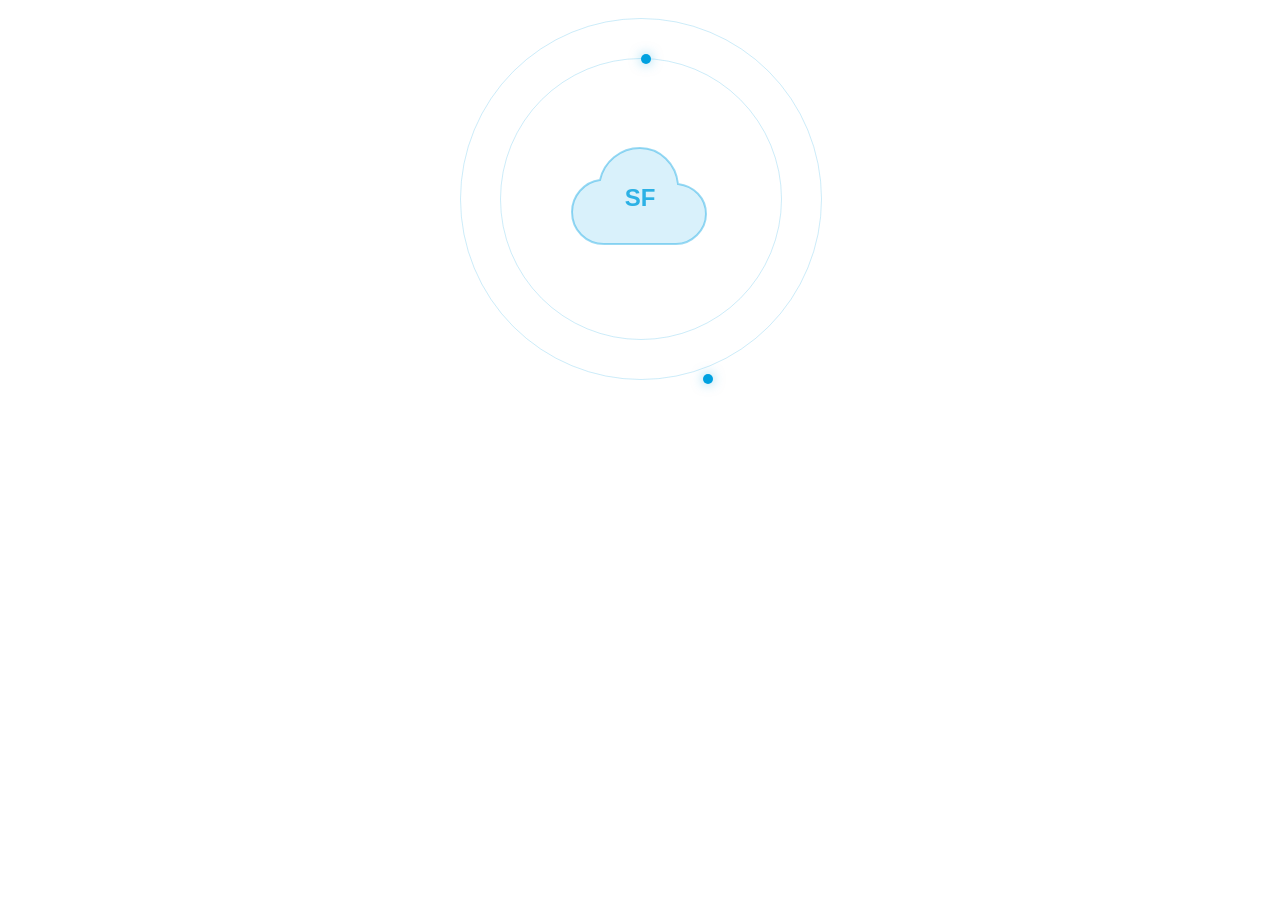
<file: testvisual.html>
<!DOCTYPE html>
<html lang="en">
<head>
    <meta charset="UTF-8">
    <meta name="viewport" content="width=device-width, initial-scale=1.0">
    <title>Document</title>
    <style>
        :root {
            --sf-blue: #00A1E0;
        }
        .hero-visual {
            display: flex;
            justify-content: center;
            align-items: center;
        }

        .hero-graphic {
            width: 380px;
            height: 380px;
            position: relative;
        }

        .hero-cloud {
            width: 100%;
            height: 100%;
            display: flex;
            align-items: center;
            justify-content: center;
        }

        .cloud-icon {
            position: relative;
            z-index: 2;
        }

        .orbit-ring {
            position: absolute;
            border: 1px solid rgba(0,161,224,0.2);
            border-radius: 50%;
            animation: spin 25s linear infinite;
        }

        .orbit-ring:nth-child(1) {
            width: 280px;
            height: 280px;
            top: 50px;
            left: 50px;
        }

        .orbit-ring:nth-child(2) {
            width: 360px;
            height: 360px;
            top: 10px;
            left: 10px;
            animation-direction: reverse;
            animation-duration: 35s;
        }

        .orbit-dot {
            position: absolute;
            width: 10px;
            height: 10px;
            background: var(--sf-blue);
            border-radius: 50%;
            box-shadow: 0 0 12px rgba(0,161,224,0.5);
        }

        .orbit-ring:nth-child(1) .orbit-dot { top: -5px; left: 50%; }
        .orbit-ring:nth-child(2) .orbit-dot { bottom: -5px; right: 30%; }

        @keyframes spin {
            from { transform: rotate(0deg); }
            to { transform: rotate(360deg); }
        }
    </style>
</head>
<body>
    <div class="hero-visual">
                <div class="hero-graphic">
                    <div class="orbit-ring">
                        <div class="orbit-dot"></div>
                    </div>
                    <div class="orbit-ring">
                        <div class="orbit-dot"></div>
                    </div>
                    <div class="hero-cloud">
                        <svg class="cloud-icon" width="140" height="140" viewBox="0 0 140 140" fill="none">
                            <path d="M70 20C50 20 34 34 30 52C14 54 2 68 2 84C2 102 16 116 34 116H106C122 116 136 102 136 86C136 70 124 58 108 56C106 36 90 20 70 20Z" fill="rgba(0,161,224,0.15)" stroke="rgba(0,161,224,0.4)" stroke-width="2"/>
                            <text x="70" y="78" text-anchor="middle" fill="rgba(0,161,224,0.8)" font-size="24" font-weight="800" font-family="Inter, sans-serif">SF</text>
                        </svg>
                    </div>
                </div>
            </div>
</body>
</html>
</file>
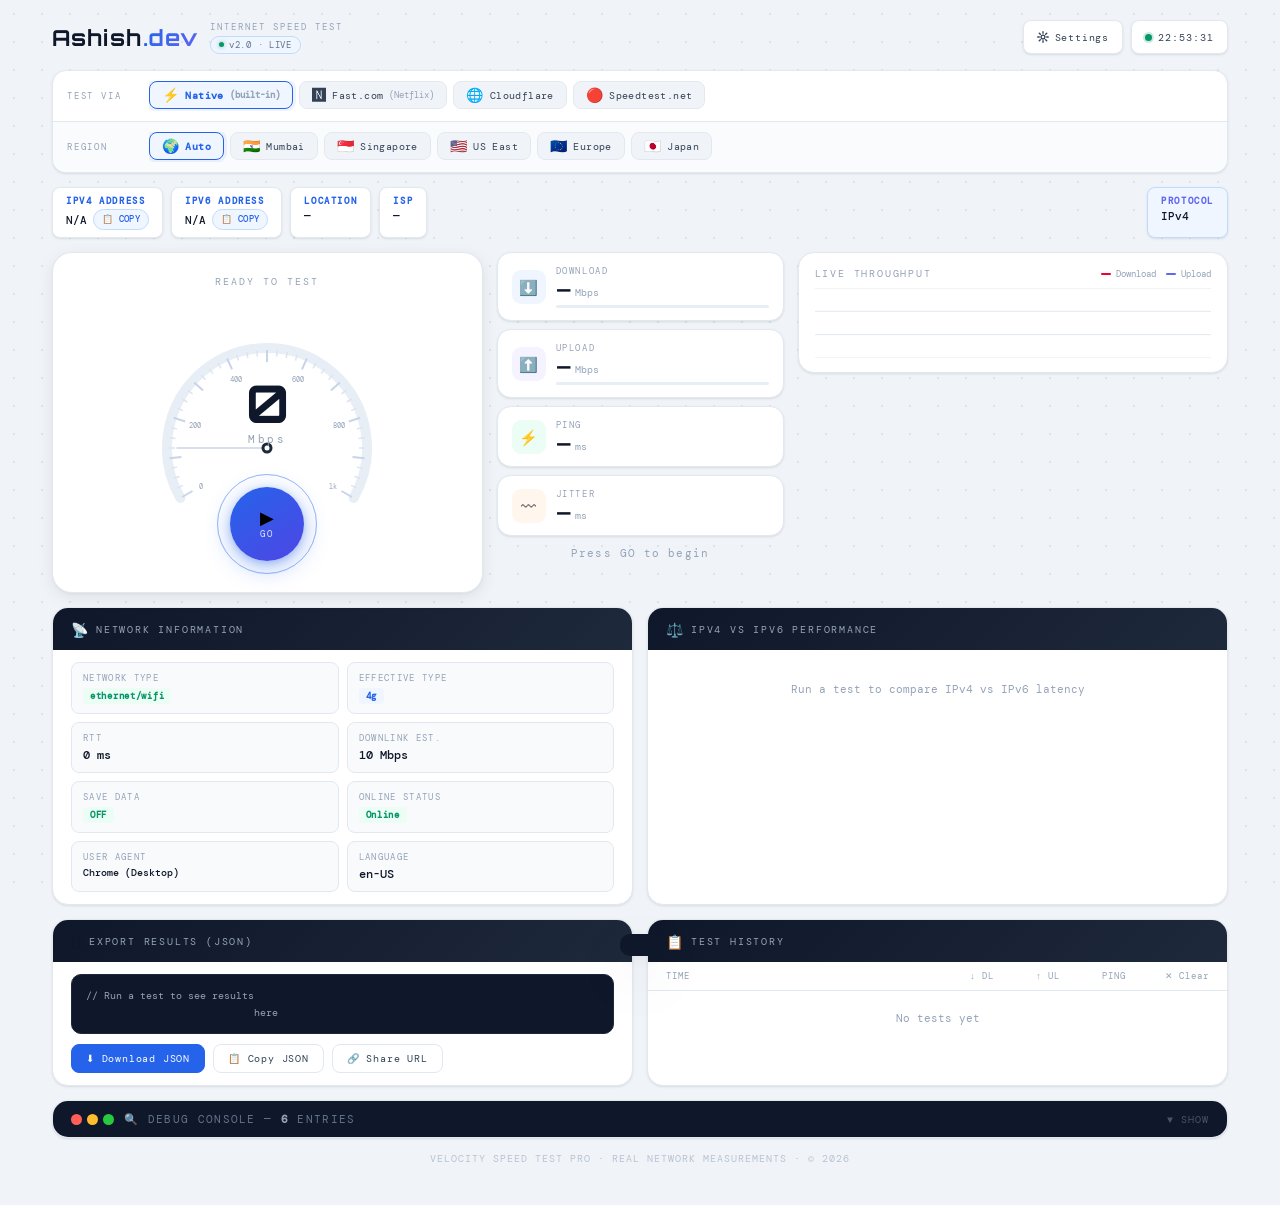
<file: velocity.html>
<!DOCTYPE html>
<html lang="en">

<head>
    <meta charset="UTF-8" />
    <meta name="viewport" content="width=device-width, initial-scale=1.0" />
    <link rel="icon" type="image/png" href="PageIcon.png">
    <title>VELOCITY · Pro Speed Test</title>
    <link rel="preconnect" href="https://fonts.googleapis.com" />
    <link
        href="https://fonts.googleapis.com/css2?family=Orbitron:wght@400;700;900&family=DM+Mono:wght@300;400;500&family=Plus+Jakarta+Sans:wght@300;400;500;600&display=swap"
        rel="stylesheet" />
    <style>
        *,
        *::before,
        *::after {
            box-sizing: border-box;
            margin: 0;
            padding: 0
        }

        html {
            scroll-behavior: smooth
        }

        :root {
            --bg: #f0f4f8;
            --surface: #fff;
            --border: #e2e8f0;
            --blue: #2563eb;
            --blue-lt: #eff6ff;
            --blue-mid: #bfdbfe;
            --indigo: #6366f1;
            --green: #059669;
            --orange: #ea580c;
            --red: #dc2626;
            --text: #0f172a;
            --text2: #334155;
            --muted: #94a3b8;
            --shadow-sm: 0 1px 3px rgba(0, 0, 0, .08), 0 1px 2px rgba(0, 0, 0, .04);
            --shadow: 0 4px 16px rgba(0, 0, 0, .08), 0 1px 3px rgba(0, 0, 0, .05);
            --shadow-lg: 0 20px 60px rgba(0, 0, 0, .1), 0 4px 16px rgba(0, 0, 0, .05);
        }

        body {
            background: var(--bg);
            color: var(--text);
            font-family: 'Plus Jakarta Sans', sans-serif;
            min-height: 100vh
        }

        body::before {
            content: '';
            position: fixed;
            inset: 0;
            background-image: radial-gradient(circle, #94a3b8 1px, transparent 1px);
            background-size: 28px 28px;
            opacity: .22;
            pointer-events: none;
            z-index: 0
        }

        .shell {
            position: relative;
            z-index: 1;
            max-width: 1400px;
            width: 95%;
            margin: 0 auto;
            padding: 20px 20px 40px
        }

        /* ─── HEADER (FIXED) ─────────────────────────── */
        header {
            display: flex;
            align-items: center;
            justify-content: space-between;
            margin-bottom: 16px;
            gap: 12px;
            flex-wrap: wrap;
        }

        /* Brand — simplified to 2 focal points: wordmark + version pill */
        .brand {
            display: flex;
            align-items: center;
            gap: 12px;
        }

        .brand-wordmark {
            display: flex;
            align-items: baseline;
            gap: 0;
        }

        .brand-name {
            font-family: 'Orbitron', monospace;
            font-weight: 700;
            font-size: 22px;
            letter-spacing: 1px;
            color: #0f172a;
        }

        .brand-dot-sep {
            font-family: 'Orbitron', monospace;
            font-size: 22px;
            font-weight: 700;
            color: #2563eb;
            margin: 0 1px;
        }

        .brand-dev {
            font-family: 'Orbitron', monospace;
            font-weight: 700;
            font-size: 22px;
            letter-spacing: 1px;
            background: linear-gradient(135deg, #2563eb, #6366f1);
            -webkit-background-clip: text;
            -webkit-text-fill-color: transparent;
            background-clip: text;
        }

        .brand-meta {
            display: flex;
            flex-direction: column;
            gap: 3px;
            justify-content: center;
        }

        .brand-sub {
            font-family: 'DM Mono', monospace;
            font-size: 9px;
            letter-spacing: 0.22em;
            color: #94a3b8;
            text-transform: uppercase;
        }

        .brand-version {
            display: inline-flex;
            align-items: center;
            gap: 5px;
            font-family: 'DM Mono', monospace;
            font-size: 9px;
            color: #64748b;
            background: var(--blue-lt);
            border: 1px solid var(--blue-mid);
            border-radius: 20px;
            padding: 2px 8px;
            letter-spacing: 0.08em;
            width: fit-content;
        }

        .brand-v-dot {
            width: 5px;
            height: 5px;
            border-radius: 50%;
            background: #059669;
            box-shadow: 0 0 4px rgba(5, 150, 105, 0.5);
            animation: pulse 2s ease infinite;
            flex-shrink: 0;
        }

        /* Header right — equalized height & weight */
        .header-right {
            display: flex;
            align-items: center;
            gap: 8px;
            flex-wrap: wrap;
        }

        .status-pill {
            display: flex;
            align-items: center;
            gap: 6px;
            background: var(--surface);
            border: 1px solid var(--border);
            border-radius: 8px;
            padding: 7px 13px;
            box-shadow: var(--shadow-sm);
            font-family: 'DM Mono', monospace;
            font-size: 10px;
            color: var(--text2);
            letter-spacing: .1em;
            height: 34px;
        }

        .live-dot {
            width: 7px;
            height: 7px;
            border-radius: 50%;
            background: var(--green);
            box-shadow: 0 0 0 2px rgba(5, 150, 105, .2);
            animation: pulse 2s ease infinite;
            flex-shrink: 0;
        }

        @keyframes pulse {

            0%,
            100% {
                box-shadow: 0 0 0 2px rgba(5, 150, 105, .2)
            }

            50% {
                box-shadow: 0 0 0 5px rgba(5, 150, 105, .08)
            }
        }

        /* Settings button — now matches status pill weight */
        .settings-btn {
            display: flex;
            align-items: center;
            gap: 6px;
            background: var(--surface);
            border: 1px solid var(--border);
            border-radius: 8px;
            padding: 7px 13px;
            font-family: 'DM Mono', monospace;
            font-size: 10px;
            color: var(--text2);
            cursor: pointer;
            box-shadow: var(--shadow-sm);
            transition: all .18s;
            letter-spacing: .08em;
            height: 34px;
        }

        .settings-btn:hover {
            border-color: var(--blue-mid);
            color: var(--blue);
            background: var(--blue-lt);
        }

        /* ─── CONTROL PANEL BLOCK (service + region merged) ─── */
        .control-panel {
            background: var(--surface);
            border: 1px solid var(--border);
            border-radius: 14px;
            box-shadow: var(--shadow-sm);
            margin-bottom: 14px;
            overflow: hidden;
        }

        .control-row {
            display: flex;
            align-items: center;
            gap: 10px;
            padding: 10px 14px;
            flex-wrap: nowrap;
        }

        .control-row+.control-row {
            border-top: 1px solid var(--border);
            background: #fafbfc;
        }

        .control-label {
            font-family: 'DM Mono', monospace;
            font-size: 9px;
            color: var(--muted);
            letter-spacing: .2em;
            text-transform: uppercase;
            white-space: nowrap;
            flex-shrink: 0;
            min-width: 72px;
        }

        .control-tabs {
            display: flex;
            gap: 6px;
            overflow-x: auto;
            overflow-y: hidden;
            scrollbar-width: none;
            -ms-overflow-style: none;
            -webkit-overflow-scrolling: touch;
            padding-bottom: 2px;
            flex: 1;
        }

        .control-tabs::-webkit-scrollbar {
            display: none;
        }

        .svc-btn {
            display: flex;
            align-items: center;
            gap: 6px;
            background: var(--bg);
            border: 1.5px solid var(--border);
            border-radius: 8px;
            padding: 6px 12px;
            font-family: 'DM Mono', monospace;
            font-size: 10px;
            color: var(--text2);
            cursor: pointer;
            transition: all .15s;
            white-space: nowrap;
            flex-shrink: 0;
            letter-spacing: .04em;
        }

        .svc-btn:hover {
            border-color: var(--blue-mid);
            color: var(--blue);
            background: var(--blue-lt);
        }

        .svc-btn.active {
            border-color: var(--blue);
            background: var(--blue-lt);
            color: var(--blue);
            box-shadow: 0 0 0 3px rgba(37, 99, 235, .08);
            font-weight: 600;
        }

        .svc-icon {
            font-size: 14px;
            line-height: 1;
        }

        .svc-note {
            font-size: 9px;
            color: var(--muted);
            letter-spacing: 0;
        }

        /* ─── SETTINGS PANEL ─────────────────────────── */
        .settings-panel {
            background: var(--surface);
            border: 1px solid var(--border);
            border-radius: 14px;
            padding: 16px 18px;
            margin-bottom: 14px;
            box-shadow: var(--shadow);
            display: none;
        }

        .settings-panel.open {
            display: block;
            animation: slideUp .25s ease;
        }

        @keyframes slideUp {
            from {
                opacity: 0;
                transform: translateY(-8px)
            }

            to {
                opacity: 1;
                transform: translateY(0)
            }
        }

        .settings-grid {
            display: grid;
            grid-template-columns: repeat(auto-fit, minmax(200px, 1fr));
            gap: 16px;
        }

        .settings-group label {
            font-family: 'DM Mono', monospace;
            font-size: 9px;
            letter-spacing: .18em;
            color: var(--blue);
            text-transform: uppercase;
            margin-bottom: 8px;
            display: block;
            font-weight: 600;
        }

        .seg-ctrl {
            display: flex;
            gap: 4px;
            flex-wrap: wrap;
        }

        .seg-btn {
            font-family: 'DM Mono', monospace;
            font-size: 10px;
            padding: 5px 10px;
            border-radius: 6px;
            border: 1px solid var(--border);
            background: var(--bg);
            color: var(--text2);
            cursor: pointer;
            transition: all .15s;
            letter-spacing: .06em;
        }

        .seg-btn.active {
            background: var(--blue);
            border-color: var(--blue);
            color: #fff;
        }

        .seg-btn:hover:not(.active) {
            border-color: var(--blue-mid);
            color: var(--blue);
        }

        /* ─── IP BAR (FIXED) ─────────────────────────── */
        .ip-bar {
            display: flex;
            flex-wrap: wrap;
            gap: 8px;
            margin-bottom: 14px;
            align-items: stretch;
        }

        .ip-chip {
            background: var(--surface);
            border: 1px solid var(--border);
            border-radius: 8px;
            padding: 7px 13px;
            box-shadow: var(--shadow-sm);
            font-family: 'DM Mono', monospace;
            font-size: 11px;
        }

        /* Protocol chip pushed to end with divider effect */
        .ip-chip.proto-chip {
            margin-left: auto;
            border-color: var(--blue-mid);
            background: var(--blue-lt);
        }

        .ip-chip .lbl {
            font-size: 9px;
            letter-spacing: .18em;
            color: var(--blue);
            text-transform: uppercase;
            margin-bottom: 2px;
            font-weight: 600;
        }

        .ip-chip.proto-chip .lbl {
            color: var(--indigo);
        }

        .ip-chip .val {
            color: var(--text);
            font-weight: 500;
            white-space: nowrap;
        }

        .ip-val-row {
            display: flex;
            align-items: center;
            gap: 6px;
        }

        .copy-ip-btn {
            display: inline-flex;
            align-items: center;
            gap: 3px;
            background: var(--blue-lt);
            border: 1px solid var(--blue-mid);
            color: var(--blue);
            cursor: pointer;
            padding: 2px 8px;
            border-radius: 20px;
            font-family: 'DM Mono', monospace;
            font-size: 9px;
            font-weight: 500;
            letter-spacing: .04em;
            line-height: 1.7;
            white-space: nowrap;
            flex-shrink: 0;
            transition: all .18s;
        }

        .copy-ip-btn:hover {
            background: #dbeafe;
            border-color: var(--blue);
            transform: translateY(-1px);
        }

        .copy-ip-btn.copied {
            background: #d1fae5;
            border-color: #6ee7b7;
            color: #059669;
        }

        /* ─── SHARED RESULTS BANNER ─────────────────── */
        .shared-banner {
            display: none;
            background: linear-gradient(135deg, #0f172a, #1e293b);
            border: 1px solid #334155;
            border-radius: 14px;
            padding: 14px 18px;
            margin-bottom: 14px;
            box-shadow: var(--shadow);
            animation: slideUp .35s ease;
        }

        .shared-banner.show {
            display: flex;
            align-items: center;
            gap: 14px;
            flex-wrap: wrap;
        }

        .shared-banner-icon {
            font-size: 22px;
            flex-shrink: 0;
        }

        .shared-banner-body {
            flex: 1;
            min-width: 0;
        }

        .shared-banner-title {
            font-family: 'DM Mono', monospace;
            font-size: 9px;
            letter-spacing: .22em;
            color: #60a5fa;
            text-transform: uppercase;
            margin-bottom: 5px;
        }

        .shared-banner-stats {
            display: flex;
            gap: 18px;
            flex-wrap: wrap;
        }

        .shared-stat {
            display: flex;
            flex-direction: column;
            gap: 1px;
        }

        .shared-stat-lbl {
            font-family: 'DM Mono', monospace;
            font-size: 9px;
            color: #64748b;
            letter-spacing: .12em;
            text-transform: uppercase;
        }

        .shared-stat-val {
            font-family: 'Orbitron', monospace;
            font-size: 16px;
            font-weight: 700;
            color: #f1f5f9;
            line-height: 1;
        }

        .shared-stat-unit {
            font-family: 'DM Mono', monospace;
            font-size: 9px;
            color: #475569;
            margin-left: 2px;
        }

        .shared-banner-meta {
            font-family: 'DM Mono', monospace;
            font-size: 10px;
            color: #475569;
            margin-top: 6px;
            letter-spacing: .05em;
        }

        .shared-banner-close {
            background: none;
            border: 1px solid #334155;
            border-radius: 6px;
            color: #475569;
            font-family: 'DM Mono', monospace;
            font-size: 10px;
            padding: 5px 10px;
            cursor: pointer;
            transition: all .15s;
            flex-shrink: 0;
            letter-spacing: .08em;
        }

        .shared-banner-close:hover {
            border-color: #ef4444;
            color: #f87171;
        }

        /* ─── MAIN GRID ──────────────────────────────── */
        .main-grid {
            display: grid;
            grid-template-columns: 1.2fr 0.8fr 1.2fr;
            gap: 14px;
            margin-bottom: 14px;
            align-items: stretch;
        }

        @media(max-width:768px) {
            .main-grid {
                grid-template-columns: 1fr;
            }
        }

        /* GAUGE CARD */
        .gauge-card {
            background: var(--surface);
            border: 1px solid var(--border);
            border-radius: 20px;
            box-shadow: var(--shadow);
            padding: 22px 18px 18px;
            display: flex;
            flex-direction: column;
            align-items: center;
            position: relative;
            overflow: hidden;
        }

        .gauge-card::after {
            content: '';
            position: absolute;
            top: 0;
            left: 0;
            right: 0;
            height: 3px;
            background: linear-gradient(90deg, var(--blue), var(--indigo));
            border-radius: 20px 20px 0 0;
            opacity: 0;
            transition: opacity .4s;
        }

        .gauge-card.testing::after {
            opacity: 1;
        }

        .gauge-phase {
            font-family: 'DM Mono', monospace;
            font-size: 10px;
            letter-spacing: .2em;
            color: var(--muted);
            text-transform: uppercase;
            margin-bottom: 10px;
            min-height: 1em;
            transition: color .3s;
        }

        .gauge-wrap {
            position: relative;
            width: 100%;
            max-width: 270px;
            margin-bottom: 4px;
        }

        #gauge-svg {
            width: 100%;
            display: block;
            overflow: visible;
        }

        .g-track {
            fill: none;
            stroke: #e8eef6;
            stroke-width: 10;
            stroke-linecap: round;
        }

        .g-fill {
            fill: none;
            stroke-width: 10;
            stroke-linecap: round;
            stroke: url(#fillGrad);
            filter: drop-shadow(0 0 5px rgba(37, 99, 235, .3));
        }

        .g-tick {
            stroke: #dde4ef;
            stroke-width: 1.5;
        }

        .g-tickM {
            stroke: #c8d4e8;
            stroke-width: 2;
        }

        .g-lbl {
            font-family: 'DM Mono', monospace;
            font-size: 7px;
            fill: #94a3b8;
            text-anchor: middle;
        }

        .readout {
            position: absolute;
            bottom: 20px;
            left: 50%;
            transform: translateX(-50%);
            text-align: center;
            white-space: nowrap;
        }

        .spd-num {
            font-family: 'Orbitron', monospace;
            font-size: clamp(34px, 7vw, 52px);
            font-weight: 700;
            color: var(--text);
            line-height: 1;
            letter-spacing: -.02em;
            transition: color .3s;
        }

        .spd-unit {
            font-family: 'DM Mono', monospace;
            font-size: 11px;
            color: var(--muted);
            letter-spacing: .25em;
            margin-top: 3px;
        }

        /* BUTTON */
        .btn-section {
            display: flex;
            justify-content: center;
            margin-top: 4px;
        }

        #start-btn {
            position: relative;
            cursor: pointer;
            border: none;
            background: none;
            outline: none;
            width: 100px;
            height: 100px;
            border-radius: 50%;
            transition: transform .12s;
        }

        #start-btn:active {
            transform: scale(.95);
        }

        #start-btn:disabled {
            cursor: not-allowed;
        }

        .btn-ring {
            position: absolute;
            inset: 0;
            border-radius: 50%;
            border: 1.5px solid rgba(37, 99, 235, .18);
            animation: ripple 2.4s ease-out infinite;
        }

        .btn-ring:nth-child(2) {
            animation-delay: .8s;
        }

        .btn-ring:nth-child(3) {
            animation-delay: 1.6s;
        }

        @keyframes ripple {
            0% {
                transform: scale(.88);
                opacity: 0;
            }

            30% {
                opacity: 1;
            }

            100% {
                transform: scale(1.28);
                opacity: 0;
            }
        }

        .btn-core {
            position: absolute;
            inset: 13px;
            border-radius: 50%;
            background: linear-gradient(145deg, #2563eb, #4f46e5);
            display: flex;
            flex-direction: column;
            align-items: center;
            justify-content: center;
            gap: 1px;
            box-shadow: 0 6px 24px rgba(37, 99, 235, .4), 0 2px 6px rgba(37, 99, 235, .25);
            transition: box-shadow .2s, transform .12s;
        }

        #start-btn:hover .btn-core {
            box-shadow: 0 10px 32px rgba(37, 99, 235, .5), 0 2px 8px rgba(37, 99, 235, .3);
            transform: scale(1.04);
        }

        #start-btn.running .btn-core {
            background: linear-gradient(145deg, #dc2626, #ea580c);
            box-shadow: 0 6px 24px rgba(220, 38, 38, .4);
        }

        #start-btn.running .btn-ring {
            animation: spin 1.2s linear infinite;
            border-color: transparent;
            border-top-color: rgba(37, 99, 235, .35);
        }

        #start-btn.running .btn-ring:nth-child(2) {
            animation: spin .9s linear infinite reverse;
            border-top-color: rgba(99, 102, 241, .25);
        }

        #start-btn.running .btn-ring:nth-child(3) {
            display: none;
        }

        @keyframes spin {
            to {
                transform: rotate(360deg);
            }
        }

        .btn-icon {
            font-size: 18px;
            line-height: 1;
        }

        .btn-txt {
            font-family: 'DM Mono', monospace;
            font-size: 9px;
            letter-spacing: .2em;
            color: rgba(255, 255, 255, .85);
        }

        /* RIGHT METRICS */
        .right-col {
            display: flex;
            flex-direction: column;
            gap: 8px;
        }

        .metric-card {
            background: var(--surface);
            border: 1px solid var(--border);
            border-radius: 14px;
            box-shadow: var(--shadow-sm);
            padding: 12px 14px;
            display: flex;
            align-items: center;
            gap: 10px;
            transition: border-color .3s, box-shadow .3s;
        }

        .metric-card.active {
            border-color: var(--blue-mid);
            box-shadow: 0 0 0 3px rgba(37, 99, 235, .08), var(--shadow-sm);
        }

        .m-icon {
            width: 34px;
            height: 34px;
            border-radius: 9px;
            display: flex;
            align-items: center;
            justify-content: center;
            font-size: 15px;
            flex-shrink: 0;
        }

        .m-icon.dl {
            background: #eff6ff;
        }

        .m-icon.ul {
            background: #f5f3ff;
        }

        .m-icon.ping {
            background: #ecfdf5;
        }

        .m-icon.jitter {
            background: #fff7ed;
        }

        .m-info {
            flex: 1;
            min-width: 0;
        }

        .m-label {
            font-family: 'DM Mono', monospace;
            font-size: 9px;
            letter-spacing: .18em;
            color: var(--muted);
            text-transform: uppercase;
            margin-bottom: 2px;
        }

        .m-val {
            font-family: 'Orbitron', monospace;
            font-size: 19px;
            font-weight: 700;
            color: var(--text);
            line-height: 1;
        }

        .m-unit {
            font-family: 'DM Mono', monospace;
            font-size: 10px;
            color: var(--muted);
            margin-left: 3px;
        }

        .m-bar {
            height: 3px;
            background: #e8eef6;
            border-radius: 2px;
            margin-top: 5px;
            overflow: hidden;
        }

        .m-bar-fill {
            height: 100%;
            border-radius: 2px;
            width: 0;
            transition: width .3s ease-out;
        }

        .status-bar {
            text-align: center;
            font-family: 'DM Mono', monospace;
            font-size: 11px;
            color: var(--muted);
            letter-spacing: .1em;
            height: 18px;
            display: flex;
            align-items: center;
            justify-content: center;
            gap: 7px;
        }

        .status-bar .s-dot {
            width: 5px;
            height: 5px;
            border-radius: 50%;
            background: var(--blue);
            display: none;
            animation: blink .7s ease-in-out infinite;
        }

        .status-bar.running .s-dot {
            display: block;
        }

        @keyframes blink {

            0%,
            100% {
                opacity: 1;
            }

            50% {
                opacity: .2;
            }
        }

        .action-row {
            display: none;
            gap: 8px;
            flex-wrap: wrap;
            justify-content: center;
            margin-top: 4px;
        }

        .action-row.show {
            display: flex;
            animation: slideUp .3s ease;
        }

        .act-btn {
            background: var(--surface);
            border: 1px solid var(--border);
            border-radius: 10px;
            padding: 9px 14px;
            font-family: 'DM Mono', monospace;
            font-size: 10px;
            letter-spacing: .1em;
            color: var(--text2);
            cursor: pointer;
            display: flex;
            align-items: center;
            gap: 5px;
            box-shadow: var(--shadow-sm);
            transition: all .18s;
        }

        .act-btn:hover {
            background: var(--blue-lt);
            border-color: var(--blue-mid);
            color: var(--blue);
        }

        /* GRAPH COL */
        .graph-col {
            display: flex;
            flex-direction: column;
            gap: 10px;
        }

        .graph-card {
            background: var(--surface);
            border: 1px solid var(--border);
            border-radius: 16px;
            box-shadow: var(--shadow-sm);
            padding: 14px 16px;
        }

        .graph-hdr {
            display: flex;
            justify-content: space-between;
            align-items: center;
            margin-bottom: 8px;
            flex-wrap: wrap;
            gap: 6px;
        }

        .graph-title {
            font-family: 'DM Mono', monospace;
            font-size: 10px;
            letter-spacing: .18em;
            color: var(--muted);
            text-transform: uppercase;
        }

        .graph-legend {
            display: flex;
            gap: 10px;
            flex-wrap: wrap;
        }

        .leg {
            display: flex;
            align-items: center;
            gap: 5px;
            font-family: 'DM Mono', monospace;
            font-size: 9px;
            color: var(--muted);
        }

        .leg-dot {
            width: 10px;
            height: 2px;
            border-radius: 1px;
        }

        /* MULTI-THREAD PROGRESS */
        .thread-viz {
            margin-top: 8px;
        }

        .thread-row {
            display: flex;
            align-items: center;
            gap: 8px;
            margin-bottom: 4px;
        }

        .thread-lbl {
            font-family: 'DM Mono', monospace;
            font-size: 9px;
            color: var(--muted);
            width: 60px;
            flex-shrink: 0;
            letter-spacing: .05em;
        }

        .thread-track {
            flex: 1;
            height: 5px;
            background: #e8eef6;
            border-radius: 3px;
            overflow: hidden;
        }

        .thread-fill {
            height: 100%;
            border-radius: 3px;
            background: linear-gradient(90deg, #2563eb, #6366f1);
            transition: width .2s ease;
        }

        .thread-spd {
            font-family: 'DM Mono', monospace;
            font-size: 9px;
            color: var(--text2);
            width: 52px;
            text-align: right;
        }

        /* RESULTS CARD */
        .results-card {
            background: var(--surface);
            border: 1px solid var(--border);
            border-radius: 16px;
            box-shadow: var(--shadow);
            overflow: hidden;
            display: none;
        }

        .results-card.show {
            display: block;
            animation: slideUp .4s ease;
        }

        .res-header {
            padding: 12px 18px;
            background: linear-gradient(135deg, var(--blue), var(--indigo));
            display: flex;
            justify-content: space-between;
            align-items: center;
        }

        .res-title {
            font-family: 'DM Mono', monospace;
            font-size: 10px;
            letter-spacing: .2em;
            color: rgba(255, 255, 255, .8);
            text-transform: uppercase;
        }

        .quality-tag {
            font-family: 'Orbitron', monospace;
            font-size: 11px;
            font-weight: 700;
            letter-spacing: .15em;
            padding: 4px 12px;
            border-radius: 6px;
            background: rgba(255, 255, 255, .2);
            color: #fff;
        }

        .res-row {
            display: flex;
            justify-content: space-between;
            align-items: center;
            padding: 10px 18px;
            border-bottom: 1px solid var(--border);
        }

        .res-row:last-child {
            border-bottom: none;
        }

        .res-row:hover {
            background: #f8fafc;
        }

        .res-lbl {
            font-family: 'DM Mono', monospace;
            font-size: 11px;
            color: var(--muted);
            letter-spacing: .08em;
        }

        .res-val {
            font-family: 'Orbitron', monospace;
            font-size: 14px;
            font-weight: 700;
            color: var(--text);
        }

        /* BOTTOM GRID */
        .bottom-grid {
            display: grid;
            grid-template-columns: 1fr 1fr;
            gap: 14px;
            margin-bottom: 14px;
        }

        @media(max-width:680px) {
            .bottom-grid {
                grid-template-columns: 1fr;
            }
        }

        /* NETWORK INFO PANEL */
        .panel-card {
            background: var(--surface);
            border: 1px solid var(--border);
            border-radius: 16px;
            box-shadow: var(--shadow-sm);
            overflow: hidden;
        }

        .panel-hdr {
            padding: 12px 18px;
            background: linear-gradient(135deg, #0f172a, #1e293b);
            display: flex;
            align-items: center;
            gap: 8px;
        }

        .panel-hdr-title {
            font-family: 'DM Mono', monospace;
            font-size: 10px;
            letter-spacing: .18em;
            color: #94a3b8;
            text-transform: uppercase;
        }

        .net-grid {
            padding: 12px 18px;
            display: grid;
            grid-template-columns: 1fr 1fr;
            gap: 8px;
        }

        .net-item {
            background: #f8fafc;
            border-radius: 8px;
            padding: 9px 11px;
            border: 1px solid var(--border);
        }

        .net-item-lbl {
            font-family: 'DM Mono', monospace;
            font-size: 9px;
            letter-spacing: .15em;
            color: var(--muted);
            text-transform: uppercase;
            margin-bottom: 3px;
        }

        .net-item-val {
            font-family: 'DM Mono', monospace;
            font-size: 12px;
            font-weight: 500;
            color: var(--text);
        }

        .net-badge {
            display: inline-flex;
            align-items: center;
            padding: 2px 7px;
            border-radius: 4px;
            font-size: 9px;
            font-weight: 600;
            font-family: 'DM Mono', monospace;
            letter-spacing: .08em;
        }

        .badge-wifi {
            background: #ecfdf5;
            color: #059669;
        }

        .badge-4g {
            background: #eff6ff;
            color: #2563eb;
        }

        .badge-3g {
            background: #fff7ed;
            color: #ea580c;
        }

        .badge-slow {
            background: #fef2f2;
            color: #dc2626;
        }

        /* IPv4 vs IPv6 COMPARISON */
        .ipv-compare {
            padding: 12px 18px;
        }

        .ipv-row {
            display: flex;
            align-items: center;
            gap: 10px;
            margin-bottom: 8px;
        }

        .ipv-label {
            font-family: 'DM Mono', monospace;
            font-size: 10px;
            color: var(--muted);
            width: 40px;
            flex-shrink: 0;
        }

        .ipv-bar-wrap {
            flex: 1;
            position: relative;
        }

        .ipv-track {
            height: 8px;
            background: #e8eef6;
            border-radius: 4px;
            overflow: hidden;
        }

        .ipv4-fill {
            height: 100%;
            border-radius: 4px;
            background: linear-gradient(90deg, #2563eb, #6366f1);
            transition: width 1s ease;
        }

        .ipv6-fill {
            height: 100%;
            border-radius: 4px;
            background: linear-gradient(90deg, #059669, #0891b2);
            transition: width 1s ease;
        }

        .ipv-spd {
            font-family: 'Orbitron', monospace;
            font-size: 12px;
            font-weight: 700;
            color: var(--text);
            width: 70px;
            text-align: right;
        }

        .ipv-winner {
            font-family: 'DM Mono', monospace;
            font-size: 9px;
            color: var(--green);
            letter-spacing: .1em;
        }

        /* JSON EXPORT */
        .export-section {
            padding: 12px 18px;
        }

        .json-pre {
            background: #0f172a;
            border-radius: 10px;
            padding: 12px 14px;
            font-family: 'DM Mono', monospace;
            font-size: 10px;
            color: #94a3b8;
            line-height: 1.7;
            overflow-x: auto;
            white-space: pre;
            max-height: 220px;
            overflow-y: auto;
            border: 1px solid #1e293b;
        }

        .json-pre::-webkit-scrollbar {
            width: 4px;
            height: 4px;
        }

        .json-pre::-webkit-scrollbar-thumb {
            background: #334155;
            border-radius: 2px;
        }

        .json-key {
            color: #60a5fa;
        }

        .json-str {
            color: #86efac;
        }

        .json-num {
            color: #fbbf24;
        }

        .json-bool {
            color: #f472b6;
        }

        .export-btns {
            display: flex;
            gap: 8px;
            margin-top: 10px;
            flex-wrap: wrap;
        }

        .exp-btn {
            font-family: 'DM Mono', monospace;
            font-size: 10px;
            padding: 7px 14px;
            border-radius: 8px;
            border: 1px solid var(--border);
            background: var(--surface);
            color: var(--text2);
            cursor: pointer;
            transition: all .18s;
            letter-spacing: .08em;
        }

        .exp-btn:hover {
            border-color: var(--blue-mid);
            color: var(--blue);
            background: var(--blue-lt);
        }

        .exp-btn.primary {
            background: var(--blue);
            border-color: var(--blue);
            color: #fff;
        }

        .exp-btn.primary:hover {
            background: #1d4ed8;
        }

        /* DEBUG CONSOLE */
        .debug-card {
            background: var(--surface);
            border: 1px solid var(--border);
            border-radius: 16px;
            box-shadow: var(--shadow-sm);
            overflow: hidden;
            margin-bottom: 14px;
        }

        .debug-hdr {
            display: flex;
            align-items: center;
            justify-content: space-between;
            padding: 11px 18px;
            background: #0f172a;
            cursor: pointer;
            user-select: none;
        }

        .debug-hdr-left {
            display: flex;
            align-items: center;
            gap: 10px;
        }

        .debug-dots {
            display: flex;
            gap: 5px;
        }

        .debug-dots span {
            width: 11px;
            height: 11px;
            border-radius: 50%;
        }

        .d1 {
            background: #ff5f56;
        }

        .d2 {
            background: #ffbd2e;
        }

        .d3 {
            background: #27c93f;
        }

        .debug-hdr-title {
            font-family: 'DM Mono', monospace;
            font-size: 11px;
            letter-spacing: .12em;
            color: #64748b;
            text-transform: uppercase;
        }

        .debug-hdr-title b {
            color: #94a3b8;
        }

        .debug-toggle-btn {
            font-family: 'DM Mono', monospace;
            font-size: 10px;
            color: #475569;
            background: none;
            border: none;
            cursor: pointer;
            letter-spacing: .1em;
            white-space: nowrap;
        }

        .debug-body {
            background: #0f172a;
            border-top: 1px solid #1e293b;
            max-height: 260px;
            overflow-y: auto;
            padding: 8px 0;
        }

        .debug-body::-webkit-scrollbar {
            width: 4px;
        }

        .debug-body::-webkit-scrollbar-track {
            background: #0f172a;
        }

        .debug-body::-webkit-scrollbar-thumb {
            background: #334155;
            border-radius: 2px;
        }

        .log-line {
            display: flex;
            gap: 8px;
            padding: 2px 16px;
            font-family: 'DM Mono', monospace;
            font-size: 11px;
            line-height: 1.65;
        }

        .log-line:hover {
            background: rgba(255, 255, 255, .025);
        }

        .l-ts {
            color: #dce0e7;
            flex-shrink: 0;
            font-size: 10px;
            margin-top: 1px;
        }

        .l-tag {
            flex-shrink: 0;
            width: 44px;
            font-size: 9px;
            letter-spacing: .1em;
            text-transform: uppercase;
            padding-top: 1px;
        }

        .l-msg {
            color: #94a3b8;
            word-break: break-all;
        }

        .t-info {
            color: #60a5fa;
        }

        .t-ok {
            color: #4ade80;
        }

        .t-warn {
            color: #fbbf24;
        }

        .t-error {
            color: #f87171;
        }

        .t-data {
            color: #c084fc;
        }

        .t-step {
            color: #22d3ee;
        }

        .log-line.log-ok .l-msg {
            color: #86efac;
        }

        .log-line.log-error .l-msg {
            color: #fca5a5;
        }

        .log-line.log-warn .l-msg {
            color: #fde68a;
        }

        .log-line.log-step .l-msg {
            color: #67e8f9;
        }

        .log-line.log-data .l-msg {
            color: #d8b4fe;
        }

        .debug-toolbar {
            background: #0c1424;
            border-top: 1px solid #1e293b;
            padding: 7px 14px;
            display: flex;
            gap: 6px;
            align-items: center;
            flex-wrap: wrap;
        }

        .f-btn {
            font-family: 'DM Mono', monospace;
            font-size: 9px;
            letter-spacing: .12em;
            background: #1e293b;
            border: 1px solid #2d3f55;
            border-radius: 5px;
            padding: 3px 9px;
            color: #64748b;
            cursor: pointer;
            text-transform: uppercase;
            transition: all .15s;
        }

        .f-btn.active {
            background: #1d4ed8;
            border-color: #3b82f6;
            color: #bfdbfe;
        }

        .f-btn:hover:not(.active) {
            border-color: #4a5f7a;
            color: #94a3b8;
        }

        .f-clear {
            margin-left: auto;
            font-family: 'DM Mono', monospace;
            font-size: 9px;
            letter-spacing: .12em;
            background: none;
            border: 1px solid #2d3f55;
            border-radius: 5px;
            padding: 3px 9px;
            color: #475569;
            cursor: pointer;
            transition: all .15s;
        }

        .f-clear:hover {
            border-color: #ef4444;
            color: #f87171;
        }

        .debug-empty {
            padding: 18px;
            text-align: center;
            font-family: 'DM Mono', monospace;
            font-size: 11px;
            color: #334155;
        }

        footer {
            text-align: center;
            font-family: 'DM Mono', monospace;
            font-size: 10px;
            color: var(--muted);
            letter-spacing: .1em;
            opacity: .6;
        }

        .toast {
            position: fixed;
            bottom: 24px;
            left: 50%;
            transform: translateX(-50%) translateY(80px);
            background: var(--text);
            color: #fff;
            border-radius: 10px;
            padding: 11px 20px;
            font-family: 'DM Mono', monospace;
            font-size: 12px;
            transition: transform .3s ease;
            z-index: 999;
            white-space: nowrap;
            box-shadow: var(--shadow-lg);
        }

        .toast.show {
            transform: translateX(-50%) translateY(0);
        }

        /* External service overlay */
        .ext-overlay {
            position: fixed;
            inset: 0;
            background: rgba(0, 0, 0, .7);
            z-index: 1000;
            display: flex;
            align-items: center;
            justify-content: center;
            backdrop-filter: blur(4px);
        }

        .ext-modal {
            background: #fff;
            border-radius: 20px;
            padding: 28px;
            max-width: 460px;
            width: 90%;
            box-shadow: var(--shadow-lg);
            text-align: center;
        }

        .ext-modal h3 {
            font-family: 'Orbitron', monospace;
            font-size: 16px;
            margin-bottom: 10px;
            color: var(--text);
        }

        .ext-modal p {
            font-family: 'DM Mono', monospace;
            font-size: 11px;
            color: var(--muted);
            margin-bottom: 20px;
            letter-spacing: .05em;
            line-height: 1.7;
        }

        .ext-url-display {
            background: #f8fafc;
            border: 1px solid var(--border);
            border-radius: 10px;
            padding: 12px 16px;
            font-family: 'DM Mono', monospace;
            font-size: 13px;
            color: var(--blue);
            margin-bottom: 16px;
            word-break: break-all;
        }

        .ext-btns {
            display: flex;
            gap: 10px;
            justify-content: center;
            flex-wrap: wrap;
        }

        .ext-open-btn {
            background: var(--blue);
            color: #fff;
            border: none;
            border-radius: 10px;
            padding: 11px 22px;
            font-family: 'DM Mono', monospace;
            font-size: 11px;
            cursor: pointer;
            letter-spacing: .1em;
            transition: all .18s;
        }

        .ext-open-btn:hover {
            background: #1d4ed8;
        }

        .ext-cancel-btn {
            background: var(--surface);
            color: var(--muted);
            border: 1px solid var(--border);
            border-radius: 10px;
            padding: 11px 22px;
            font-family: 'DM Mono', monospace;
            font-size: 11px;
            cursor: pointer;
            letter-spacing: .1em;
            transition: all .18s;
        }

        .ext-cancel-btn:hover {
            border-color: var(--red);
            color: var(--red);
        }

        .section-title {
            font-family: 'DM Mono', monospace;
            font-size: 9px;
            letter-spacing: .2em;
            color: var(--muted);
            text-transform: uppercase;
            margin-bottom: 10px;
            padding-left: 2px;
        }

        /* ─── RESPONSIVE ─────────────────────────────── */
        @media(max-width: 600px) {
            header {
                flex-direction: row;
                align-items: center;
            }

            .brand-meta {
                display: none;
            }

            .control-label {
                min-width: 56px;
                font-size: 8px;
            }

            .control-row {
                padding: 8px 12px;
            }
        }

        @media(max-width: 480px) {
            .spd-num {
                font-size: 36px;
            }

            .ip-bar .ip-chip:nth-child(n+4) {
                display: none;
            }

            .ip-chip.proto-chip {
                display: flex !important;
                margin-left: 0;
            }

            .net-grid {
                grid-template-columns: 1fr;
            }
        }
    </style>
</head>

<body>
    <div class="shell">

        <!-- ═══ HEADER (FIXED) ════════════════════════ -->
        <header>
            <!-- Brand: wordmark only + metadata column -->
            <div class="brand">
                <div class="brand-wordmark">
                    <span class="brand-name">Ashish</span>
                    <span class="brand-dot-sep">.</span>
                    <span class="brand-dev">dev</span>
                </div>
                <div class="brand-meta">
                    <span class="brand-sub">Internet Speed Test</span>
                    <div class="brand-version">
                        <span class="brand-v-dot"></span>v2.0 · LIVE
                    </div>
                </div>
            </div>

            <!-- Header right: equalized pill + settings button -->
            <div class="header-right">
                <button class="settings-btn" onclick="toggleSettings()">
                    <svg width="12" height="12" viewBox="0 0 16 16" fill="none" stroke="currentColor" stroke-width="1.8"
                        stroke-linecap="round">
                        <circle cx="8" cy="8" r="2.5" />
                        <path
                            d="M8 1v2M8 13v2M1 8h2M13 8h2M3.05 3.05l1.41 1.41M11.54 11.54l1.41 1.41M3.05 12.95l1.41-1.41M11.54 4.46l1.41-1.41" />
                    </svg>
                    Settings
                </button>
                <div class="status-pill">
                    <div class="live-dot"></div>
                    <span id="clock">--:--:--</span>
                </div>
            </div>
        </header>

        <!-- ═══ CONTROL PANEL (service + region merged into one card) ═══ -->
        <div class="control-panel">
            <!-- Row 1: Test via -->
            <div class="control-row">
                <span class="control-label">Test via</span>
                <div class="control-tabs">
                    <button class="svc-btn active" id="svc-native" onclick="selectService('native')">
                        <span class="svc-icon">⚡</span> Native <span class="svc-note">(built-in)</span>
                    </button>
                    <button class="svc-btn" id="svc-fast" onclick="selectService('fast')">
                        <span class="svc-icon">🅽</span> Fast.com <span class="svc-note">(Netflix)</span>
                    </button>
                    <button class="svc-btn" id="svc-cloudflare" onclick="selectService('cloudflare')">
                        <span class="svc-icon">🌐</span> Cloudflare
                    </button>
                    <button class="svc-btn" id="svc-speedtest" onclick="selectService('speedtest')">
                        <span class="svc-icon">🔴</span> Speedtest.net
                    </button>
                </div>
            </div>

            <!-- Row 2: Server region -->
            <div class="control-row">
                <span class="control-label">Region</span>
                <div class="control-tabs">
                    <button class="svc-btn active" id="loc-auto" onclick="selectRegion('auto',this)">
                        <span class="svc-icon">🌍</span> Auto
                    </button>
                    <button class="svc-btn" id="loc-mumbai" onclick="selectRegion('mumbai',this)">
                        <span class="svc-icon">🇮🇳</span> Mumbai
                    </button>
                    <button class="svc-btn" id="loc-singapore" onclick="selectRegion('singapore',this)">
                        <span class="svc-icon">🇸🇬</span> Singapore
                    </button>
                    <button class="svc-btn" id="loc-useast" onclick="selectRegion('useast',this)">
                        <span class="svc-icon">🇺🇸</span> US East
                    </button>
                    <button class="svc-btn" id="loc-europe" onclick="selectRegion('europe',this)">
                        <span class="svc-icon">🇪🇺</span> Europe
                    </button>
                    <button class="svc-btn" id="loc-japan" onclick="selectRegion('japan',this)">
                        <span class="svc-icon">🇯🇵</span> Japan
                    </button>
                </div>
            </div>
        </div>

        <!-- ═══ SETTINGS PANEL ════════════════════════ -->
        <div class="settings-panel" id="settings-panel">
            <div class="settings-grid">
                <div class="settings-group">
                    <label>Download Duration</label>
                    <div class="seg-ctrl" id="dl-dur-ctrl">
                        <button class="seg-btn" onclick="setSetting('dlDur',5,this)">5s</button>
                        <button class="seg-btn active" onclick="setSetting('dlDur',10,this)">10s</button>
                        <button class="seg-btn" onclick="setSetting('dlDur',20,this)">20s</button>
                    </div>
                </div>
                <div class="settings-group">
                    <label>Upload Duration</label>
                    <div class="seg-ctrl" id="ul-dur-ctrl">
                        <button class="seg-btn active" onclick="setSetting('ulDur',5,this)">5s</button>
                        <button class="seg-btn" onclick="setSetting('ulDur',10,this)">10s</button>
                    </div>
                </div>
                <div class="settings-group">
                    <label>Ping Samples</label>
                    <div class="seg-ctrl" id="ping-ctrl">
                        <button class="seg-btn active" onclick="setSetting('pingSamples',8,this)">8</button>
                        <button class="seg-btn" onclick="setSetting('pingSamples',16,this)">16</button>
                        <button class="seg-btn" onclick="setSetting('pingSamples',32,this)">32</button>
                    </div>
                </div>
                <div class="settings-group">
                    <label>Download Threads</label>
                    <div class="seg-ctrl" id="threads-ctrl">
                        <button class="seg-btn" onclick="setSetting('threads',1,this)">1</button>
                        <button class="seg-btn active" onclick="setSetting('threads',4,this)">4</button>
                        <button class="seg-btn" onclick="setSetting('threads',8,this)">8</button>
                    </div>
                </div>
            </div>
        </div>

        <!-- ═══ IP BAR (FIXED — protocol chip pushed to end) ════════════ -->
        <div class="ip-bar">
            <div class="ip-chip">
                <div class="lbl">IPv4 Address</div>
                <div class="ip-val-row">
                    <div class="val" id="ipv4-val">Fetching…</div>
                    <button class="copy-ip-btn" id="copy-ipv4-btn" onclick="copyIP('ipv4-val','copy-ipv4-btn')">📋
                        COPY</button>
                </div>
            </div>
            <div class="ip-chip">
                <div class="lbl">IPv6 Address</div>
                <div class="ip-val-row">
                    <div class="val" id="ipv6-val">Fetching…</div>
                    <button class="copy-ip-btn" id="copy-ipv6-btn" onclick="copyIP('ipv6-val','copy-ipv6-btn')">📋
                        COPY</button>
                </div>
            </div>
            <div class="ip-chip">
                <div class="lbl">Location</div>
                <div class="val" id="loc-val">—</div>
            </div>
            <div class="ip-chip">
                <div class="lbl">ISP</div>
                <div class="val" id="isp-val">—</div>
            </div>
            <!-- Protocol chip: styled distinctly, pushed right -->
            <div class="ip-chip proto-chip">
                <div class="lbl">Protocol</div>
                <div class="val" id="proto-val">—</div>
            </div>
        </div>

        <!-- SHARED RESULTS BANNER (shown when URL has params) -->
        <div class="shared-banner" id="shared-banner">
            <div class="shared-banner-icon">🔗</div>
            <div class="shared-banner-body">
                <div class="shared-banner-title">Shared Speed Test Result</div>
                <div class="shared-banner-stats">
                    <div class="shared-stat">
                        <span class="shared-stat-lbl">Download</span>
                        <span><span class="shared-stat-val" id="sb-dl">—</span><span
                                class="shared-stat-unit">Mbps</span></span>
                    </div>
                    <div class="shared-stat">
                        <span class="shared-stat-lbl">Upload</span>
                        <span><span class="shared-stat-val" id="sb-ul">—</span><span
                                class="shared-stat-unit">Mbps</span></span>
                    </div>
                    <div class="shared-stat">
                        <span class="shared-stat-lbl">Ping</span>
                        <span><span class="shared-stat-val" id="sb-ping">—</span><span
                                class="shared-stat-unit">ms</span></span>
                    </div>
                    <div class="shared-stat">
                        <span class="shared-stat-lbl">Jitter</span>
                        <span><span class="shared-stat-val" id="sb-jitter">—</span><span
                                class="shared-stat-unit">ms</span></span>
                    </div>
                    <div class="shared-stat">
                        <span class="shared-stat-lbl">Packet Loss</span>
                        <span><span class="shared-stat-val" id="sb-loss">—</span><span
                                class="shared-stat-unit">%</span></span>
                    </div>
                </div>
                <div class="shared-banner-meta" id="sb-meta">—</div>
            </div>
            <button class="shared-banner-close" onclick="dismissSharedBanner()">✕ Dismiss</button>
        </div>

        <!-- MAIN GRID -->
        <div class="main-grid">
            <!-- GAUGE -->
            <div class="gauge-card" id="gauge-card">
                <div class="gauge-phase" id="gauge-phase">READY TO TEST</div>
                <div class="gauge-wrap">
                    <svg id="gauge-svg" viewBox="0 0 270 168">
                        <defs>
                            <linearGradient id="fillGrad" x1="0%" y1="0%" x2="100%" y2="0%">
                                <stop offset="0%" stop-color="#2563eb" />
                                <stop offset="55%" stop-color="#6366f1" />
                                <stop offset="100%" stop-color="#059669" />
                            </linearGradient>
                        </defs>
                        <path class="g-track" id="g-track" d="" />
                        <path class="g-fill" id="g-fill" d="" />
                        <g id="g-ticks"></g>
                        <g id="g-lbls"></g>
                        <g id="needle" style="transform-origin:135px 150px;transform:rotate(-90deg);">
                            <line x1="135" y1="150" x2="135" y2="60" stroke="#cbd5e1" stroke-width="1.5"
                                stroke-linecap="round" />
                            <circle cx="135" cy="150" r="5.5" fill="#1e293b" />
                            <circle cx="135" cy="150" r="2.5" fill="white" />
                        </g>
                    </svg>
                    <div class="readout">
                        <div class="spd-num" id="spd-num">0</div>
                        <div class="spd-unit">Mbps</div>
                    </div>
                </div>
                <div class="btn-section">
                    <button id="start-btn" onclick="startTest()">
                        <div class="btn-ring"></div>
                        <div class="btn-ring"></div>
                        <div class="btn-ring"></div>
                        <div class="btn-core">
                            <div class="btn-icon" id="btn-icon">▶</div>
                            <div class="btn-txt" id="btn-txt">GO</div>
                        </div>
                    </button>
                </div>
            </div>

            <!-- METRICS -->
            <div class="right-col">
                <div class="metric-card" id="mc-dl">
                    <div class="m-icon dl">⬇️</div>
                    <div class="m-info">
                        <div class="m-label">Download</div>
                        <div><span class="m-val" id="dl-val">—</span><span class="m-unit">Mbps</span></div>
                        <div class="m-bar">
                            <div class="m-bar-fill" id="dl-bar"
                                style="background:linear-gradient(90deg,#2563eb,#6366f1)"></div>
                        </div>
                    </div>
                </div>
                <div class="metric-card" id="mc-ul">
                    <div class="m-icon ul">⬆️</div>
                    <div class="m-info">
                        <div class="m-label">Upload</div>
                        <div><span class="m-val" id="ul-val">—</span><span class="m-unit">Mbps</span></div>
                        <div class="m-bar">
                            <div class="m-bar-fill" id="ul-bar"
                                style="background:linear-gradient(90deg,#6366f1,#0891b2)"></div>
                        </div>
                    </div>
                </div>
                <div class="metric-card" id="mc-ping">
                    <div class="m-icon ping">⚡</div>
                    <div class="m-info">
                        <div class="m-label">Ping</div>
                        <div><span class="m-val" id="ping-val">—</span><span class="m-unit">ms</span></div>
                    </div>
                </div>
                <div class="metric-card" id="mc-jitter">
                    <div class="m-icon jitter">〰</div>
                    <div class="m-info">
                        <div class="m-label">Jitter</div>
                        <div><span class="m-val" id="jitter-val">—</span><span class="m-unit">ms</span></div>
                    </div>
                </div>
                <div class="status-bar" id="status-bar">
                    <div class="s-dot"></div>
                    <span id="status-txt">Press GO to begin</span>
                </div>
                <div class="action-row" id="action-row">
                    <button class="act-btn" onclick="copyResults()">📋 Copy</button>
                    <button class="act-btn" onclick="exportJSON()">⬇ JSON</button>
                    <button class="act-btn" onclick="startTest()">↺ Retest</button>
                </div>
            </div>

            <!-- GRAPH + RESULTS -->
            <div class="graph-col">
                <div class="graph-card">
                    <div class="graph-hdr">
                        <div class="graph-title">Live Throughput</div>
                        <div class="graph-legend">
                            <div class="leg">
                                <div class="leg-dot" style="background:#f10236"></div>Download
                            </div>
                            <div class="leg">
                                <div class="leg-dot" style="background:#6366f1"></div>Upload
                            </div>
                        </div>
                    </div>
                    <canvas id="speed-graph" style="width:100%;height:70px;display:block"></canvas>
                </div>

                <div class="graph-card" id="thread-card" style="display:none">
                    <div class="graph-hdr">
                        <div class="graph-title" id="thread-title">Multi-Thread Download</div>
                    </div>
                    <div class="thread-viz" id="thread-viz"></div>
                </div>

                <div class="results-card" id="results-card">
                    <div class="res-header">
                        <div class="res-title">Test Results</div>
                        <div class="quality-tag" id="quality-tag">—</div>
                    </div>
                    <div class="res-row">
                        <div class="res-lbl">Download</div>
                        <div class="res-val" id="r-dl">—</div>
                    </div>
                    <div class="res-row">
                        <div class="res-lbl">Upload</div>
                        <div class="res-val" id="r-ul">—</div>
                    </div>
                    <div class="res-row">
                        <div class="res-lbl">Ping</div>
                        <div class="res-val" id="r-ping">—</div>
                    </div>
                    <div class="res-row">
                        <div class="res-lbl">Jitter</div>
                        <div class="res-val" id="r-jitter">—</div>
                    </div>
                    <div class="res-row">
                        <div class="res-lbl">Bufferbloat</div>
                        <div class="res-val" id="r-bufferbloat" style="font-size:13px">—</div>
                    </div>
                    <div class="res-row" style="background:#f8fafc">
                        <div class="res-lbl" style="font-weight:600;color:var(--text)">Stability Score</div>
                        <div class="res-val" id="r-stability" style="font-size:18px">—</div>
                    </div>
                    <div class="res-row">
                        <div class="res-lbl">Threads used</div>
                        <div class="res-val" id="r-threads" style="font-size:13px">—</div>
                    </div>
                    <div class="res-row">
                        <div class="res-lbl">Tested At</div>
                        <div class="res-val" style="font-size:11px;font-family:'DM Mono',monospace;color:var(--muted)"
                            id="r-time">—</div>
                    </div>
                </div>
            </div>
        </div>

        <!-- BOTTOM PANELS GRID -->
        <div class="bottom-grid">
            <!-- NETWORK INFORMATION -->
            <div class="panel-card">
                <div class="panel-hdr">
                    <span style="font-size:14px">📡</span>
                    <div class="panel-hdr-title">Network Information</div>
                </div>
                <div class="net-grid" id="net-grid">
                    <div class="net-item">
                        <div class="net-item-lbl">Network Type</div>
                        <div class="net-item-val" id="net-type">—</div>
                    </div>
                    <div class="net-item">
                        <div class="net-item-lbl">Effective Type</div>
                        <div class="net-item-val" id="net-eff">—</div>
                    </div>
                    <div class="net-item">
                        <div class="net-item-lbl">RTT</div>
                        <div class="net-item-val" id="net-rtt">—</div>
                    </div>
                    <div class="net-item">
                        <div class="net-item-lbl">Downlink Est.</div>
                        <div class="net-item-val" id="net-dl">—</div>
                    </div>
                    <div class="net-item">
                        <div class="net-item-lbl">Save Data</div>
                        <div class="net-item-val" id="net-save">—</div>
                    </div>
                    <div class="net-item">
                        <div class="net-item-lbl">Online Status</div>
                        <div class="net-item-val" id="net-online">—</div>
                    </div>
                    <div class="net-item">
                        <div class="net-item-lbl">User Agent</div>
                        <div class="net-item-val" id="net-ua" style="font-size:10px;word-break:break-all">—</div>
                    </div>
                    <div class="net-item">
                        <div class="net-item-lbl">Language</div>
                        <div class="net-item-val" id="net-lang">—</div>
                    </div>
                </div>
            </div>

            <!-- IPv4 vs IPv6 COMPARISON -->
            <div class="panel-card">
                <div class="panel-hdr">
                    <span style="font-size:14px">⚖️</span>
                    <div class="panel-hdr-title">IPv4 vs IPv6 Performance</div>
                </div>
                <div class="ipv-compare">
                    <div id="ipv-not-tested"
                        style="padding:20px 0;text-align:center;font-family:'DM Mono',monospace;font-size:11px;color:var(--muted)">
                        Run a test to compare IPv4 vs IPv6 latency</div>
                    <div id="ipv-results" style="display:none">
                        <div class="ipv-row">
                            <div class="ipv-label">IPv4</div>
                            <div class="ipv-bar-wrap">
                                <div class="ipv-track">
                                    <div class="ipv4-fill" id="ipv4-bar" style="width:0%"></div>
                                </div>
                            </div>
                            <div class="ipv-spd" id="ipv4-spd">—</div>
                        </div>
                        <div class="ipv-row">
                            <div class="ipv-label">IPv6</div>
                            <div class="ipv-bar-wrap">
                                <div class="ipv-track">
                                    <div class="ipv6-fill" id="ipv6-bar" style="width:0%"></div>
                                </div>
                            </div>
                            <div class="ipv-spd" id="ipv6-spd">—</div>
                        </div>
                        <div
                            style="margin-top:8px;padding:8px 10px;background:#f0fdf4;border-radius:8px;border:1px solid #bbf7d0">
                            <div class="ipv-winner" id="ipv-winner">—</div>
                        </div>
                        <div style="margin-top:10px">
                            <div class="section-title" style="margin-bottom:6px">Latency Comparison</div>
                            <div class="ipv-row">
                                <div class="ipv-label">IPv4</div>
                                <div class="ipv-bar-wrap">
                                    <div class="ipv-track">
                                        <div class="ipv4-fill" id="ipv4-ping-bar" style="width:0%"></div>
                                    </div>
                                </div>
                                <div class="ipv-spd" id="ipv4-ping" style="font-size:11px">—</div>
                            </div>
                            <div class="ipv-row">
                                <div class="ipv-label">IPv6</div>
                                <div class="ipv-bar-wrap">
                                    <div class="ipv-track">
                                        <div class="ipv6-fill" id="ipv6-ping-bar" style="width:0%"></div>
                                    </div>
                                </div>
                                <div class="ipv-spd" id="ipv6-ping" style="font-size:11px">—</div>
                            </div>
                        </div>
                    </div>
                </div>
            </div>

            <!-- JSON EXPORT -->
            <div class="panel-card">
                <div class="panel-hdr">
                    <span style="font-size:14px">{ }</span>
                    <div class="panel-hdr-title">Export Results (JSON)</div>
                </div>
                <div class="export-section">
                    <div class="json-pre" id="json-preview"><span style="color:#94a3b8">// Run a test to see results
                            here</span></div>
                    <div class="export-btns">
                        <button class="exp-btn primary" onclick="exportJSON()">⬇ Download JSON</button>
                        <button class="exp-btn" onclick="copyJSON()">📋 Copy JSON</button>
                        <button class="exp-btn" onclick="shareResults()">🔗 Share URL</button>
                    </div>
                </div>
            </div>

            <!-- HISTORY -->
            <div class="panel-card">
                <div class="panel-hdr">
                    <span style="font-size:14px">📋</span>
                    <div class="panel-hdr-title">Test History</div>
                </div>
                <div style="padding:0 0 4px">
                    <div
                        style="display:flex;justify-content:space-between;align-items:center;padding:8px 18px;border-bottom:1px solid var(--border)">
                        <div
                            style="display:grid;grid-template-columns:1fr 60px 60px 55px;gap:6px;width:100%;font-family:'DM Mono',monospace;font-size:9px;color:var(--muted);letter-spacing:.12em;text-transform:uppercase">
                            <span>Time</span><span>↓ DL</span><span>↑ UL</span><span>Ping</span>
                        </div>
                        <button onclick="clearHistory()"
                            style="background:none;border:none;font-family:'DM Mono',monospace;font-size:9px;color:var(--muted);cursor:pointer;letter-spacing:.1em;flex-shrink:0;margin-left:8px">✕
                            Clear</button>
                    </div>
                    <div id="history-list" style="max-height:240px;overflow-y:auto">
                        <div id="history-empty"
                            style="padding:20px;text-align:center;font-family:'DM Mono',monospace;font-size:11px;color:var(--muted)">
                            No tests yet</div>
                    </div>
                </div>
            </div>
        </div>

        <!-- DEBUG CONSOLE -->
        <div class="debug-card">
            <div class="debug-hdr" onclick="toggleDebug()">
                <div class="debug-hdr-left">
                    <div class="debug-dots"><span class="d1"></span><span class="d2"></span><span class="d3"></span>
                    </div>
                    <div class="debug-hdr-title">🔍 Debug Console — <b id="log-count">0</b> entries</div>
                </div>
                <button class="debug-toggle-btn" id="dbg-toggle">▼ SHOW</button>
            </div>
            <div id="debug-body" class="debug-body" style="display:none">
                <div id="log-container">
                    <div class="debug-empty">No logs yet. Run a test to see debug output.</div>
                </div>
            </div>
            <div id="debug-toolbar" class="debug-toolbar" style="display:none">
                <button class="f-btn active" onclick="setFilter('all',this)">ALL</button>
                <button class="f-btn" onclick="setFilter('info',this)">INFO</button>
                <button class="f-btn" onclick="setFilter('step',this)">STEP</button>
                <button class="f-btn" onclick="setFilter('data',this)">DATA</button>
                <button class="f-btn" onclick="setFilter('warn',this)">WARN</button>
                <button class="f-btn" onclick="setFilter('error',this)">ERROR</button>
                <button class="f-clear" onclick="clearLogs()">✕ Clear</button>
            </div>
        </div>

        <footer>VELOCITY SPEED TEST PRO · REAL NETWORK MEASUREMENTS · © 2026</footer>
    </div>

    <!-- EXTERNAL SERVICE MODAL -->
    <div class="ext-overlay" id="ext-overlay" style="display:none">
        <div class="ext-modal">
            <h3 id="ext-modal-title">Open External Test</h3>
            <p id="ext-modal-desc">This will open the selected service in a new tab.</p>
            <div class="ext-url-display" id="ext-modal-url"></div>
            <div class="ext-btns">
                <button class="ext-open-btn" onclick="openExternalService()">🚀 Open in New Tab</button>
                <button class="ext-cancel-btn" onclick="closeExternalModal()">Cancel</button>
            </div>
        </div>
    </div>

    <div class="toast" id="toast"></div>

    <script>
        // ═══════════════════════════════════════════
        //  SETTINGS
        // ═══════════════════════════════════════════
        const settings = { dlDur: 10, ulDur: 5, pingSamples: 8, threads: 4 };
        let selectedService = 'native';

        function setSetting(key, val, btn) {
            settings[key] = val;
            btn.parentElement.querySelectorAll('.seg-btn').forEach(b => b.classList.remove('active'));
            btn.classList.add('active');
            log('info', `Setting changed: ${key} = ${val}`);
        }
        function toggleSettings() {
            const p = document.getElementById('settings-panel');
            p.classList.toggle('open');
        }

        // ═══════════════════════════════════════════
        //  SERVICE SELECTOR
        // ═══════════════════════════════════════════
        const serviceUrls = {
            fast: { url: 'https://fast.com', title: 'Fast.com (Netflix)', desc: 'Fast.com is Netflix\'s speed test, optimised for testing streaming performance.' },
            cloudflare: { url: 'https://speed.cloudflare.com', title: 'Cloudflare Speed Test', desc: 'Cloudflare\'s speed test uses their global CDN for accurate worldwide results.' },
            speedtest: { url: 'https://www.speedtest.net', title: 'Speedtest.net (Ookla)', desc: 'Ookla\'s Speedtest is the industry standard with thousands of servers globally.' },
        };

        function selectService(svc) {
            selectedService = svc;
            document.querySelectorAll('.svc-btn[id^="svc-"]').forEach(b => b.classList.remove('active'));
            document.getElementById('svc-' + svc).classList.add('active');
            if (svc !== 'native') {
                const info = serviceUrls[svc];
                document.getElementById('ext-modal-title').textContent = info.title;
                document.getElementById('ext-modal-desc').textContent = info.desc + '\n\nThis will open in a new tab.';
                document.getElementById('ext-modal-url').textContent = info.url;
                document.getElementById('ext-overlay').style.display = 'flex';
            }
            log('info', 'Service selected: ' + svc);
        }
        function openExternalService() {
            const url = serviceUrls[selectedService]?.url;
            if (url) window.open(url, '_blank');
            closeExternalModal();
            selectedService = 'native';
            document.querySelectorAll('.svc-btn[id^="svc-"]').forEach(b => b.classList.remove('active'));
            document.getElementById('svc-native').classList.add('active');
        }
        function closeExternalModal() {
            document.getElementById('ext-overlay').style.display = 'none';
            selectedService = 'native';
            document.querySelectorAll('.svc-btn[id^="svc-"]').forEach(b => b.classList.remove('active'));
            document.getElementById('svc-native').classList.add('active');
        }

        // ═══════════════════════════════════════════
        //  SERVER REGIONS
        // ═══════════════════════════════════════════
        const REGIONS = {
            auto: { name: 'Auto (Nearest)', dl: 'https://speed.cloudflare.com/__down', ul: 'https://speed.cloudflare.com/__up', ping: 'https://www.cloudflare.com/cdn-cgi/trace' },
            mumbai: { name: 'Mumbai', dl: 'https://speed.cloudflare.com/__down', ul: 'https://speed.cloudflare.com/__up', ping: 'https://1.1.1.1/cdn-cgi/trace' },
            singapore: { name: 'Singapore', dl: 'https://speed.cloudflare.com/__down', ul: 'https://speed.cloudflare.com/__up', ping: 'https://1.1.1.1/cdn-cgi/trace' },
            useast: { name: 'US East', dl: 'https://speed.cloudflare.com/__down', ul: 'https://speed.cloudflare.com/__up', ping: 'https://1.1.1.1/cdn-cgi/trace' },
            europe: { name: 'Europe', dl: 'https://speed.cloudflare.com/__down', ul: 'https://speed.cloudflare.com/__up', ping: 'https://1.1.1.1/cdn-cgi/trace' },
            japan: { name: 'Japan', dl: 'https://speed.cloudflare.com/__down', ul: 'https://speed.cloudflare.com/__up', ping: 'https://1.1.1.1/cdn-cgi/trace' },
        };
        let selectedRegion = 'auto';

        function selectRegion(key, btn) {
            selectedRegion = key;
            document.querySelectorAll('[id^="loc-"]').forEach(b => b.classList.remove('active'));
            btn.classList.add('active');
            log('info', 'Region selected: ' + REGIONS[key].name);
            showToast('Region: ' + REGIONS[key].name);
        }

        // ═══════════════════════════════════════════
        //  DEBUG
        // ═══════════════════════════════════════════
        let allLogs = [], activeFilter = 'all', debugOpen = false;
        function log(tag, msg, extra) {
            const now = new Date();
            const ts = now.toLocaleTimeString('en-US', { hour12: false }) + '.' + String(now.getMilliseconds()).padStart(3, '0');
            const full = extra !== undefined ? `${msg}  →  ${typeof extra === 'object' ? JSON.stringify(extra) : extra}` : msg;
            const entry = { tag, ts, msg: full };
            allLogs.push(entry);
            document.getElementById('log-count').textContent = allLogs.length;
            if (debugOpen) appendLogLine(entry);
        }
        function appendLogLine(entry) {
            if (activeFilter !== 'all' && activeFilter !== entry.tag) return;
            const container = document.getElementById('log-container');
            const emp = container.querySelector('.debug-empty'); if (emp) emp.remove();
            const div = document.createElement('div');
            div.className = `log-line log-${entry.tag}`;
            div.dataset.tag = entry.tag;
            div.innerHTML = `<span class="l-ts">${entry.ts}</span><span class="l-tag t-${entry.tag}">${entry.tag.toUpperCase()}</span><span class="l-msg">${esc(entry.msg)}</span>`;
            container.appendChild(div);
            const body = document.getElementById('debug-body'); body.scrollTop = body.scrollHeight;
        }
        function esc(s) { return String(s).replace(/&/g, '&amp;').replace(/</g, '&lt;').replace(/>/g, '&gt;'); }
        function toggleDebug() {
            debugOpen = !debugOpen;
            document.getElementById('debug-body').style.display = debugOpen ? 'block' : 'none';
            document.getElementById('debug-toolbar').style.display = debugOpen ? 'flex' : 'none';
            document.getElementById('dbg-toggle').textContent = debugOpen ? '▲ HIDE' : '▼ SHOW';
            if (debugOpen) rebuildLog();
        }
        function rebuildLog() {
            const container = document.getElementById('log-container'); container.innerHTML = '';
            const filtered = activeFilter === 'all' ? allLogs : allLogs.filter(e => e.tag === activeFilter);
            if (!filtered.length) { container.innerHTML = '<div class="debug-empty">No entries match.</div>'; return; }
            filtered.forEach(appendLogLine);
            setTimeout(() => { document.getElementById('debug-body').scrollTop = 9999; }, 30);
        }
        function setFilter(f, btn) { activeFilter = f; document.querySelectorAll('.f-btn').forEach(b => b.classList.remove('active')); btn.classList.add('active'); rebuildLog(); }
        function clearLogs() { allLogs = []; document.getElementById('log-container').innerHTML = '<div class="debug-empty">Cleared.</div>'; document.getElementById('log-count').textContent = '0'; }

        // ═══════════════════════════════════════════
        //  CLOCK
        // ═══════════════════════════════════════════
        function updateClock() { document.getElementById('clock').textContent = new Date().toLocaleTimeString('en-US', { hour12: false }); }
        updateClock(); setInterval(updateClock, 1000);

        // ═══════════════════════════════════════════
        //  NETWORK INFO
        // ═══════════════════════════════════════════
        function loadNetworkInfo() {
            const conn = navigator.connection || navigator.mozConnection || navigator.webkitConnection;
            const ua = navigator.userAgent;
            const isMobile = /Mobi|Android/i.test(ua);
            const isWifi = conn?.type === 'wifi' || (!isMobile && !conn?.type);
            const typeRaw = conn?.type || (isMobile ? 'cellular' : 'ethernet/wifi');
            const effType = conn?.effectiveType || '4g';
            const rtt = conn?.rtt ?? '—';
            const downlink = conn?.downlink ?? '—';
            const saveData = conn?.saveData ?? false;
            document.getElementById('net-type').innerHTML = `<span class="net-badge ${isWifi ? 'badge-wifi' : 'badge-4g'}">${typeRaw}</span>`;
            const effClass = effType === '4g' ? 'badge-4g' : effType === '3g' ? 'badge-3g' : 'badge-slow';
            document.getElementById('net-eff').innerHTML = `<span class="net-badge ${effClass}">${effType}</span>`;
            document.getElementById('net-rtt').textContent = rtt !== '—' ? rtt + ' ms' : '—';
            document.getElementById('net-dl').textContent = downlink !== '—' ? downlink + ' Mbps' : '—';
            document.getElementById('net-save').innerHTML = `<span class="net-badge ${saveData ? 'badge-slow' : 'badge-wifi'}">${saveData ? 'ON' : 'OFF'}</span>`;
            document.getElementById('net-online').innerHTML = `<span class="net-badge ${navigator.onLine ? 'badge-wifi' : 'badge-slow'}">${navigator.onLine ? 'Online' : 'Offline'}</span>`;
            const browserName = /Chrome/i.test(ua) ? 'Chrome' : /Firefox/i.test(ua) ? 'Firefox' : /Safari/i.test(ua) ? 'Safari' : /Edge/i.test(ua) ? 'Edge' : 'Browser';
            document.getElementById('net-ua').textContent = browserName + (isMobile ? ' (Mobile)' : ' (Desktop)');
            document.getElementById('net-lang').textContent = navigator.language || '—';
            log('info', 'Network info loaded', { type: typeRaw, eff: effType, rtt, downlink, saveData });
        }
        loadNetworkInfo();

        // ═══════════════════════════════════════════
        //  IP / GEO
        // ═══════════════════════════════════════════
        let ipv4Addr = null, ipv6Addr = null;
        async function fetchIP() {
            log('step', 'Fetching IPv4 and IPv6 in parallel');
            const [v4, v6] = await Promise.all([
                fetch('https://api4.ipify.org?format=json').then(r => r.json()).catch(() => null),
                fetch('https://api6.ipify.org?format=json').then(r => r.json()).catch(() => null)
            ]);
            ipv4Addr = v4?.ip || null;
            ipv6Addr = v6?.ip || null;
            document.getElementById('ipv4-val').textContent = ipv4Addr || 'N/A';
            document.getElementById('ipv6-val').textContent = ipv6Addr || 'N/A';
            document.getElementById('proto-val').textContent = ipv4Addr && ipv6Addr ? 'Dual-stack' : ipv6Addr ? 'IPv6' : 'IPv4';
            log('ok', `IPv4:${ipv4Addr || 'N/A'}  IPv6:${ipv6Addr ? ipv6Addr.slice(0, 20) + '…' : 'N/A'}`);
            const activeIP = ipv4Addr || ipv6Addr;
            if (!activeIP) return;
            try {
                const geo = await fetch(`https://ipapi.co/${activeIP}/json/`).then(r => r.json());
                document.getElementById('loc-val').textContent = geo.city ? `${geo.city}, ${geo.country_code}` : (geo.country_name || '—');
                document.getElementById('isp-val').textContent = geo.org ? geo.org.replace(/^AS\d+\s+/, '').substring(0, 22) : '—';
                log('ok', 'Geo loaded', { city: geo.city, country: geo.country_code, org: geo.org });
            } catch (e) { log('warn', 'Geo lookup failed: ' + e.message); }
        }
        fetchIP();

        function copyIP(valId, btnId) {
            const text = document.getElementById(valId).textContent.trim();
            if (!text || text === 'Fetching…' || text === 'N/A') return;
            navigator.clipboard.writeText(text).then(() => {
                const btn = document.getElementById(btnId); btn.textContent = '✓ COPIED'; btn.classList.add('copied');
                setTimeout(() => { btn.textContent = '📋 COPY'; btn.classList.remove('copied'); }, 2000);
                showToast('✓ Copied: ' + text);
            }).catch(() => showToast('Copy failed'));
        }

        // ═══════════════════════════════════════════
        //  GAUGE SETUP
        // ═══════════════════════════════════════════
        const CX = 135, CY = 150, R = 100, MAX_V = 1000, SA = -210, EA = 30, RANGE = 240;
        function d2r(d) { return d * Math.PI / 180; }
        function pt(cx, cy, r, deg) { const a = d2r(deg); return { x: cx + r * Math.cos(a), y: cy + r * Math.sin(a) }; }
        function arc(cx, cy, r, s, e) { const sp = pt(cx, cy, r, s), ep = pt(cx, cy, r, e), lg = ((e - s + 360) % 360) > 180 ? 1 : 0; return `M${sp.x.toFixed(2)} ${sp.y.toFixed(2)} A${r} ${r} 0 ${lg} 1 ${ep.x.toFixed(2)} ${ep.y.toFixed(2)}`; }

        document.getElementById('g-track').setAttribute('d', arc(CX, CY, R, SA, EA));
        const fillEl = document.getElementById('g-fill');
        fillEl.setAttribute('d', arc(CX, CY, R, SA, EA));
        let ARC_LEN = 315;
        try { ARC_LEN = document.getElementById('g-track').getTotalLength() || 315; } catch { }
        fillEl.style.strokeDasharray = ARC_LEN; fillEl.style.strokeDashoffset = ARC_LEN;

        const tG = document.getElementById('g-ticks'), lG = document.getElementById('g-lbls');
        for (let i = 0; i <= 40; i++) {
            const frac = i / 40, deg = SA + frac * RANGE, major = i % 4 === 0;
            const i1 = pt(CX, CY, R - (major ? 14 : 8), deg), o1 = pt(CX, CY, R - 2, deg);
            const ln = document.createElementNS('http://www.w3.org/2000/svg', 'line');
            ln.setAttribute('x1', i1.x); ln.setAttribute('y1', i1.y); ln.setAttribute('x2', o1.x); ln.setAttribute('y2', o1.y);
            ln.setAttribute('class', major ? 'g-tickM' : 'g-tick'); tG.appendChild(ln);
        }
        [[0, '0'], [200, '200'], [400, '400'], [600, '600'], [800, '800'], [1000, '1k']].forEach(([val, lbl]) => {
            const frac = val / MAX_V, deg = SA + frac * RANGE, p = pt(CX, CY, R - 24, deg);
            const t = document.createElementNS('http://www.w3.org/2000/svg', 'text');
            t.setAttribute('x', p.x); t.setAttribute('y', p.y + 3); t.setAttribute('class', 'g-lbl'); t.textContent = lbl; lG.appendChild(t);
        });

        let dispSpd = 0, tgtSpd = 0, rafId;
        function setGaugeImmediate(spd) {
            const frac = Math.min(Math.max(spd, 0) / MAX_V, 1);
            fillEl.style.strokeDashoffset = ARC_LEN - frac * ARC_LEN;
            document.getElementById('needle').style.transform = `rotate(${SA + frac * RANGE + 90}deg)`;
            document.getElementById('spd-num').textContent = spd < 10 ? spd.toFixed(1) : Math.round(spd);
        }
        function gaugeLoop() { dispSpd += (tgtSpd - dispSpd) * 0.13; setGaugeImmediate(dispSpd); rafId = requestAnimationFrame(gaugeLoop); }

        // ═══════════════════════════════════════════
        //  GRAPH
        // ═══════════════════════════════════════════
        const canvas = document.getElementById('speed-graph'), ctx = canvas.getContext('2d');
        let dlPts = new Array(80).fill(0), ulPts = new Array(80).fill(0);
        function resizeCanvas() { const dpr = devicePixelRatio || 1; canvas.width = canvas.offsetWidth * dpr; canvas.height = canvas.offsetHeight * dpr; ctx.scale(dpr, dpr); drawGraph(); }
        function drawGraph() {
            const W = canvas.offsetWidth, H = canvas.offsetHeight;
            ctx.clearRect(0, 0, W, H);
            const mx = Math.max(...dlPts, ...ulPts, 5);
            ctx.strokeStyle = '#e2e8f0'; ctx.lineWidth = 1;
            [0, 1, 2, 3].forEach(i => { const y = (i / 3) * H; ctx.beginPath(); ctx.moveTo(0, y); ctx.lineTo(W, y); ctx.stroke(); });
            function line(pts, col, fill) {
                if (pts.every(v => v === 0)) return;
                const step = W / (pts.length - 1);
                ctx.beginPath(); pts.forEach((v, i) => { const x = i * step, y = H - (v / mx) * H * 0.86 - H * 0.07; i === 0 ? ctx.moveTo(x, y) : ctx.lineTo(x, y); });
                ctx.strokeStyle = col; ctx.lineWidth = 1.8; ctx.stroke();
                ctx.lineTo(W, H); ctx.lineTo(0, H); ctx.closePath(); ctx.fillStyle = fill; ctx.fill();
            }
            line(ulPts, 'rgba(99,102,241,0.7)', 'rgba(99,102,241,0.07)');
            line(dlPts, 'rgba(241,2,54,.8)', 'rgba(241,2,54,.09)');
        }
        window.addEventListener('resize', resizeCanvas);
        setTimeout(resizeCanvas, 60);

        // ═══════════════════════════════════════════
        //  HELPERS
        // ═══════════════════════════════════════════
        function sleep(ms) { return new Promise(r => setTimeout(r, ms)); }
        function setStatus(txt, running = false) {
            document.getElementById('status-txt').textContent = txt;
            document.getElementById('status-bar').className = 'status-bar' + (running ? ' running' : '');
        }
        function setPhase(txt) { document.getElementById('gauge-phase').textContent = txt; log('step', 'Phase → ' + txt); }
        function pushDL(spd) {
            tgtSpd = spd; dlPts.push(spd); if (dlPts.length > 80) dlPts.shift(); drawGraph();
            document.getElementById('dl-val').textContent = spd.toFixed(1);
            document.getElementById('dl-bar').style.width = Math.min((spd / 500) * 100, 100) + '%';
        }
        function pushUL(spd) {
            tgtSpd = spd; ulPts.push(spd); if (ulPts.length > 80) ulPts.shift(); drawGraph();
            document.getElementById('ul-val').textContent = spd.toFixed(1);
            document.getElementById('ul-bar').style.width = Math.min((spd / 200) * 100, 100) + '%';
        }

        // ═══════════════════════════════════════════
        //  MULTI-THREAD VIZ
        // ═══════════════════════════════════════════
        function initThreadViz(n) {
            const viz = document.getElementById('thread-viz'); viz.innerHTML = '';
            for (let i = 0; i < n; i++) {
                viz.innerHTML += `<div class="thread-row"><div class="thread-lbl">Thread ${i + 1}</div><div class="thread-track"><div class="thread-fill" id="t-fill-${i}" style="width:0%"></div></div><div class="thread-spd" id="t-spd-${i}">0 Mbps</div></div>`;
            }
            document.getElementById('thread-card').style.display = 'block';
        }
        function updateThread(i, spd, max) {
            const el = document.getElementById(`t-fill-${i}`), sp = document.getElementById(`t-spd-${i}`);
            if (el) el.style.width = Math.min((spd / max) * 100, 100) + '%';
            if (sp) sp.textContent = spd.toFixed(1) + ' M';
        }

        // ═══════════════════════════════════════════
        //  PING
        // ═══════════════════════════════════════════
        async function measurePing() {
            const URL = REGIONS[selectedRegion]?.ping || 'https://www.cloudflare.com/cdn-cgi/trace';
            const n = settings.pingSamples;
            log('step', `Ping: ${n} samples to Cloudflare`);
            const times = [];
            for (let i = 0; i < n; i++) {
                const t0 = performance.now();
                try {
                    await fetch(`${URL}?_=${Date.now()}${i}`, { cache: 'no-store', mode: 'no-cors' });
                    const ms = performance.now() - t0; times.push(ms);
                    log('data', `Ping ${i + 1}/${n}: ${ms.toFixed(1)} ms`);
                } catch (e) { log('warn', `Ping sample ${i + 1} failed: ${e.message}`); }
                await sleep(50);
            }
            if (!times.length) throw new Error('0 successful ping samples');
            times.sort((a, b) => a - b);
            const t2 = times.length > 2 ? times.slice(1, -1) : times;
            const avg = t2.reduce((a, b) => a + b, 0) / t2.length;
            const jit = t2.length > 1 ? Math.max(...t2) - Math.min(...t2) : 0;
            log('ok', `Ping done — avg:${avg.toFixed(1)}ms jitter:${jit.toFixed(1)}ms`);
            return { ping: avg, jitter: jit };
        }

        async function measureIPvPing() {
            log('step', 'IPv4 vs IPv6 latency comparison');
            const pingHost = async (url, label) => {
                const times = [];
                for (let i = 0; i < 6; i++) {
                    const t0 = performance.now();
                    try { await fetch(`${url}?_=${Date.now()}${i}`, { cache: 'no-store', mode: 'no-cors' }); times.push(performance.now() - t0); } catch { }
                    await sleep(40);
                }
                if (!times.length) { log('warn', `${label} ping all failed`); return null; }
                times.sort((a, b) => a - b);
                const avg = times.slice(1, -1).reduce((a, b) => a + b, 0) / Math.max(times.length - 2, 1);
                log('data', `${label} avg ping: ${avg.toFixed(1)}ms`);
                return avg;
            };
            const [p4, p6] = await Promise.all([
                pingHost('https://1.1.1.1/cdn-cgi/trace', 'IPv4'),
                pingHost('https://[2606:4700:4700::1111]/cdn-cgi/trace', 'IPv6').catch(() => null)
            ]);
            return { ipv4Ping: p4, ipv6Ping: p6 };
        }

        async function measureDownload() {
            const numThreads = settings.threads;
            const durMs = settings.dlDur * 1000;
            log('step', `Download: ${numThreads} threads × ${settings.dlDur}s`);
            initThreadViz(numThreads);
            document.getElementById('thread-title').textContent = `Multi-Thread Download (${numThreads} threads)`;
            const threadSpeeds = new Array(numThreads).fill(0);

            async function runThread(idx) {
                let totalBytes = 0;
                const tStart = performance.now();
                while (performance.now() - tStart < durMs && testRunning) {
                    const chunkSize = 5_000_000;
                    const baseUrl = REGIONS[selectedRegion]?.dl || 'https://speed.cloudflare.com/__down';
                    const url = `${baseUrl}?bytes=${chunkSize}&_=${Date.now()}${idx}`;
                    try {
                        const t0 = performance.now();
                        const resp = await fetch(url, { cache: 'no-store' });
                        if (!resp.ok) { await sleep(200); continue; }
                        if (resp.body) {
                            const reader = resp.body.getReader();
                            let lastT = t0;
                            while (testRunning) {
                                const { done, value } = await reader.read();
                                if (done) break;
                                totalBytes += value.length;
                                const now = performance.now(), dt = now - lastT;
                                if (dt >= 150) {
                                    const spd = (value.length * 8) / (dt / 1000) / 1e6;
                                    threadSpeeds[idx] = spd;
                                    updateThread(idx, spd, Math.max(...threadSpeeds, 1));
                                    lastT = now;
                                }
                            }
                        } else {
                            const buf = await resp.arrayBuffer();
                            totalBytes += buf.byteLength;
                        }
                    } catch (e) { log('warn', `Thread ${idx + 1} error: ${e.message}`); await sleep(300); }
                }
                const elapsed = (performance.now() - tStart) / 1000;
                const finalSpd = (totalBytes * 8) / elapsed / 1e6;
                threadSpeeds[idx] = finalSpd;
                log('data', `Thread ${idx + 1} done: ${(totalBytes / 1e6).toFixed(2)}MB / ${elapsed.toFixed(2)}s = ${finalSpd.toFixed(2)} Mbps`);
                return finalSpd;
            }

            const promises = [];
            for (let i = 0; i < numThreads; i++) promises.push(runThread(i));
            const graphInterval = setInterval(() => {
                const combined = threadSpeeds.reduce((a, b) => a + b, 0);
                pushDL(combined);
                log('data', `Combined DL: ${combined.toFixed(1)} Mbps`);
            }, 200);
            const results = await Promise.all(promises);
            clearInterval(graphInterval);
            const total = results.reduce((a, b) => a + b, 0);
            log('ok', `Download total: ${total.toFixed(2)} Mbps from ${numThreads} threads`);
            return total;
        }

        async function measureUpload() {
            const durMs = Math.max(settings.ulDur, 7) * 1000;
            const UL_URL = REGIONS[selectedRegion]?.ul || 'https://speed.cloudflare.com/__up';
            log('step', `Upload: ${durMs / 1000}s duration test`);
            const CHUNK_SIZE = 1_000_000;
            const deadline = performance.now() + durMs;
            const results = [];
            let chunkN = 0;
            while (testRunning && performance.now() < deadline) {
                chunkN++;
                const remaining = deadline - performance.now();
                if (remaining < 200) break;
                log('info', `UL chunk #${chunkN} — remaining: ${remaining.toFixed(0)}ms`);
                try {
                    const buf = new Uint8Array(CHUNK_SIZE);
                    crypto.getRandomValues(buf.subarray(0, 8192));
                    const t0 = performance.now();
                    const resp = await fetch(`${UL_URL}?_=${Date.now()}`, { method: 'POST', body: buf.buffer, cache: 'no-store' });
                    const el = (performance.now() - t0) / 1000;
                    if (!resp.ok) { log('warn', `UL non-2xx: ${resp.status}`); continue; }
                    const spd = (CHUNK_SIZE * 8) / el / 1e6;
                    log('data', `UL chunk #${chunkN}: ${el.toFixed(2)}s = ${spd.toFixed(2)} Mbps`);
                    results.push(spd); pushUL(spd);
                    document.getElementById('ul-val').textContent = spd.toFixed(1);
                    document.getElementById('ul-bar').style.width = Math.min((spd / 200) * 100, 100) + '%';
                } catch (e) { log('error', `UL chunk #${chunkN} error: ${e.message}`); }
            }
            if (!results.length) { log('error', 'All upload chunks failed'); return 0; }
            const trimmed = results.length > 2 ? results.slice(1) : results;
            const avg = trimmed.reduce((a, b) => a + b, 0) / trimmed.length;
            log('ok', `Upload final: ${avg.toFixed(2)} Mbps over ${chunkN} chunks`);
            return avg;
        }

        async function measurePacketLoss() {
            const TOTAL = 20;
            const URL = 'https://www.cloudflare.com/cdn-cgi/trace';
            log('step', `Packet loss: sending ${TOTAL} parallel probes`);
            let failed = 0;
            const probes = Array.from({ length: TOTAL }, (_, i) =>
                fetch(`${URL}?pl=${Date.now()}${i}`, { cache: 'no-store', mode: 'no-cors', signal: AbortSignal.timeout(3000) })
                    .catch(() => { failed++; })
            );
            await Promise.allSettled(probes);
            const loss = parseFloat(((failed / TOTAL) * 100).toFixed(1));
            log('ok', `Packet loss: ${failed}/${TOTAL} failed = ${loss}%`);
            return loss;
        }

        async function measureBufferbloat(durationMs) {
            log('step', 'Bufferbloat: pinging under load for ' + durationMs + 'ms');
            const URL = 'https://www.cloudflare.com/cdn-cgi/trace';
            const pings = [];
            const deadline = performance.now() + durationMs;
            while (performance.now() < deadline && testRunning) {
                const t0 = performance.now();
                try { await fetch(`${URL}?bb=${Date.now()}`, { cache: 'no-store', mode: 'no-cors' }); pings.push(performance.now() - t0); } catch { }
                await sleep(300);
            }
            if (!pings.length) return null;
            const avg = pings.reduce((a, b) => a + b, 0) / pings.length;
            log('ok', `Bufferbloat loaded ping avg: ${avg.toFixed(1)}ms over ${pings.length} samples`);
            return avg;
        }

        async function preTestCheck() {
            log('step', 'Pre-test connection check');
            setPhase('🔍 CHECKING CONNECTION');
            setStatus('Checking connection quality…', true);
            const times = [];
            for (let i = 0; i < 4; i++) {
                const t0 = performance.now();
                try { await fetch(`https://www.cloudflare.com/cdn-cgi/trace?pre=${Date.now()}${i}`, { cache: 'no-store', mode: 'no-cors' }); times.push(performance.now() - t0); } catch { }
                await sleep(100);
            }
            if (!times.length) { showToast('⚠ No internet connection detected!'); log('error', 'Pre-check: no successful pings — aborting'); return false; }
            const avgPing = times.reduce((a, b) => a + b, 0) / times.length;
            log('info', `Pre-check avg ping: ${avgPing.toFixed(1)}ms`);
            let estSpeed = 0;
            try {
                const t0 = performance.now();
                const resp = await fetch(`https://speed.cloudflare.com/__down?bytes=500000&_=${Date.now()}`, { cache: 'no-store' });
                const buf = await resp.arrayBuffer();
                const el = (performance.now() - t0) / 1000;
                estSpeed = (buf.byteLength * 8) / el / 1e6;
                log('info', `Pre-check speed estimate: ${estSpeed.toFixed(1)} Mbps`);
            } catch (e) { log('warn', 'Pre-check download probe failed: ' + e.message); }
            if (avgPing > 500) { showToast('⚠ Very high latency detected — results may be inaccurate'); log('warn', `Pre-check: high ping ${avgPing.toFixed(0)}ms`); await sleep(1500); }
            else if (estSpeed > 0 && estSpeed < 0.5) { showToast('⚠ Very slow connection detected — test may take longer'); log('warn', `Pre-check: very slow speed ${estSpeed.toFixed(2)} Mbps`); await sleep(1500); }
            else { log('ok', `Pre-check passed — ping:${avgPing.toFixed(0)}ms est:${estSpeed.toFixed(1)}Mbps`); }
            return true;
        }

        function calcStabilityScore(ping, jitter, packetLoss, bufferbloat) {
            let score = 100;
            if (ping > 200) score -= 30; else if (ping > 100) score -= 20; else if (ping > 50) score -= 10; else if (ping > 30) score -= 5;
            if (jitter > 50) score -= 20; else if (jitter > 20) score -= 12; else if (jitter > 10) score -= 6; else if (jitter > 5) score -= 2;
            if (packetLoss >= 10) score -= 30; else if (packetLoss >= 5) score -= 20; else if (packetLoss >= 2) score -= 10; else if (packetLoss >= 1) score -= 5;
            if (bufferbloat !== null) { if (bufferbloat > 200) score -= 20; else if (bufferbloat > 100) score -= 12; else if (bufferbloat > 50) score -= 6; else if (bufferbloat > 20) score -= 3; }
            score = Math.max(0, Math.min(100, score));
            const grade = score >= 90 ? 'Excellent' : score >= 75 ? 'Good' : score >= 55 ? 'Fair' : score >= 35 ? 'Poor' : 'Very Poor';
            const color = score >= 90 ? '#059669' : score >= 75 ? '#2563eb' : score >= 55 ? '#d97706' : '#dc2626';
            return { score, grade, color };
        }

        // ═══════════════════════════════════════════
        //  TEST RUNNER
        // ═══════════════════════════════════════════
        let testRunning = false, finalResults = {};

        async function startTest() {
            if (testRunning) { log('warn', 'Already running'); return; }
            testRunning = true;
            const canProceed = await preTestCheck();
            if (!canProceed) {
                testRunning = false;
                document.getElementById('start-btn').classList.remove('running');
                document.getElementById('start-btn').disabled = false;
                document.getElementById('btn-icon').textContent = '▶';
                document.getElementById('btn-txt').textContent = 'GO';
                document.getElementById('start-btn').onclick = startTest;
                setPhase('READY TO TEST'); setStatus('Press GO to begin'); return;
            }
            dlPts = new Array(80).fill(0); ulPts = new Array(80).fill(0); drawGraph();
            document.getElementById('results-card').classList.remove('show');
            document.getElementById('action-row').classList.remove('show');
            document.getElementById('gauge-card').classList.add('testing');
            document.getElementById('start-btn').classList.add('running');
            document.getElementById('start-btn').disabled = false;
            document.getElementById('btn-icon').textContent = '■';
            document.getElementById('btn-txt').textContent = 'STOP';
            document.getElementById('start-btn').onclick = stopTest;
            document.getElementById('thread-card').style.display = 'none';
            ['dl-val', 'ul-val', 'ping-val', 'jitter-val'].forEach(id => document.getElementById(id).textContent = '—');
            ['dl-bar', 'ul-bar'].forEach(id => document.getElementById(id).style.width = '0');
            ['mc-dl', 'mc-ul', 'mc-ping', 'mc-jitter'].forEach(id => document.getElementById(id).classList.remove('active'));
            dispSpd = 0; tgtSpd = 0; cancelAnimationFrame(rafId); gaugeLoop();
            log('step', '═══════════════════════════════════════');
            log('step', 'TEST STARTED  ' + new Date().toLocaleString());
            log('info', `Settings: dlDur=${settings.dlDur}s ulDur=${settings.ulDur}s pingSamples=${settings.pingSamples} threads=${settings.threads}`);

            let dl = 0, ul = 0, ping = 0, jitter = 0;

            setPhase('⚡ MEASURING PING'); setStatus('Measuring ping & jitter…', true);
            document.getElementById('mc-ping').classList.add('active');
            try { const res = await measurePing(); ping = res.ping; jitter = res.jitter; document.getElementById('ping-val').textContent = ping.toFixed(0); document.getElementById('jitter-val').textContent = jitter.toFixed(0); }
            catch (e) { log('error', 'Ping failed: ' + e.message); }
            document.getElementById('mc-ping').classList.remove('active');
            document.getElementById('mc-jitter').classList.add('active');
            await sleep(150); document.getElementById('mc-jitter').classList.remove('active');

            setPhase('📡 MEASURING PACKET LOSS'); setStatus('Measuring packet loss…', true);
            let packetLoss = 0;
            try { packetLoss = await measurePacketLoss(); } catch (e) { log('error', 'Packet loss failed: ' + e.message); }

            let ipvComp = null;
            try { ipvComp = await measureIPvPing(); } catch (e) { log('warn', 'IPv comparison failed: ' + e.message); }

            setPhase('⬇  DOWNLOAD TEST (' + settings.threads + 'T × ' + settings.dlDur + 's)');
            setStatus('Multi-thread download…', true);
            document.getElementById('mc-dl').classList.add('active');
            let loadedPing = null;
            try {
                [dl, loadedPing] = await Promise.all([measureDownload(), measureBufferbloat(settings.dlDur * 1000)]);
                document.getElementById('dl-val').textContent = dl.toFixed(1);
                document.getElementById('dl-bar').style.width = Math.min((dl / 500) * 100, 100) + '%';
            } catch (e) { log('error', 'Download failed: ' + e.message); }
            document.getElementById('mc-dl').classList.remove('active');
            tgtSpd = 0; await sleep(400);

            setPhase('⬆  UPLOAD TEST (' + settings.ulDur + 's)');
            setStatus('Testing upload…', true);
            document.getElementById('mc-ul').classList.add('active');
            try { ul = await measureUpload(); document.getElementById('ul-val').textContent = ul.toFixed(1); document.getElementById('ul-bar').style.width = Math.min((ul / 200) * 100, 100) + '%'; }
            catch (e) { log('error', 'Upload failed: ' + e.message); }
            document.getElementById('mc-ul').classList.remove('active');

            testRunning = false; tgtSpd = ul; await sleep(300);
            cancelAnimationFrame(rafId); setGaugeImmediate(ul);
            setPhase('✓  TEST COMPLETE'); setStatus('Test complete!');
            document.getElementById('gauge-card').classList.remove('testing');
            document.getElementById('start-btn').classList.remove('running');
            document.getElementById('start-btn').disabled = false;
            document.getElementById('btn-icon').textContent = '▶';
            document.getElementById('btn-txt').textContent = 'RETEST';
            document.getElementById('start-btn').onclick = startTest;

            finalResults = { dl, ul, ping, jitter, loadedPing, bufferbloat: loadedPing ? loadedPing - ping : null, threads: settings.threads, dlDur: settings.dlDur, ulDur: settings.ulDur, pingSamples: settings.pingSamples, timestamp: new Date().toISOString(), isp: document.getElementById('isp-val').textContent, location: document.getElementById('loc-val').textContent, ipv4: ipv4Addr, ipv6: ipv6Addr, packetLoss, server: 'Cloudflare — ' + (REGIONS[selectedRegion]?.name || 'Auto') };

            log('step', '═══════════════════════════════════════');
            log('ok', `FINAL → DL:${dl.toFixed(2)} UL:${ul.toFixed(2)} Ping:${ping.toFixed(1)} Jitter:${jitter.toFixed(1)}`);

            const q = dl >= 100 && ul >= 20 && ping <= 30 ? 'EXCELLENT' : dl >= 25 && ul >= 5 && ping <= 80 ? 'GOOD' : dl >= 10 && ping <= 150 ? 'FAIR' : 'POOR';
            document.getElementById('quality-tag').textContent = q;
            document.getElementById('r-dl').textContent = dl.toFixed(1) + ' Mbps';
            document.getElementById('r-ul').textContent = ul.toFixed(1) + ' Mbps';
            document.getElementById('r-ping').textContent = ping.toFixed(0) + ' ms';
            document.getElementById('r-jitter').textContent = jitter.toFixed(0) + ' ms';
            if (loadedPing && ping) {
                const bloat = loadedPing - ping;
                const bloatGrade = bloat < 20 ? 'A — Excellent' : bloat < 50 ? 'B — Good' : bloat < 100 ? 'C — Moderate' : bloat < 200 ? 'D — Bad' : 'F — Terrible';
                document.getElementById('r-bufferbloat').textContent = `+${bloat.toFixed(0)}ms — ${bloatGrade}`;
                document.getElementById('r-bufferbloat').style.color = bloat < 20 ? '#059669' : bloat < 50 ? '#2563eb' : bloat < 100 ? '#d97706' : '#dc2626';
            }
            document.getElementById('r-threads').textContent = settings.threads + 'T / ' + settings.dlDur + 's DL / ' + settings.ulDur + 's UL';
            document.getElementById('r-time').textContent = new Date().toLocaleString();
            const stability = calcStabilityScore(ping, jitter, packetLoss, finalResults.bufferbloat);
            document.getElementById('r-stability').textContent = `${stability.score}/100 — ${stability.grade}`;
            document.getElementById('r-stability').style.color = stability.color;
            document.getElementById('results-card').classList.add('show');
            document.getElementById('action-row').classList.add('show');

            if (ipvComp && (ipvComp.ipv4Ping || ipvComp.ipv6Ping)) {
                document.getElementById('ipv-not-tested').style.display = 'none';
                document.getElementById('ipv-results').style.display = 'block';
                const p4 = ipvComp.ipv4Ping || 0, p6 = ipvComp.ipv6Ping || 0, maxP = Math.max(p4, p6, 1);
                document.getElementById('ipv4-ping').textContent = p4 ? p4.toFixed(1) + ' ms' : 'N/A';
                document.getElementById('ipv6-ping').textContent = p6 ? p6.toFixed(1) + ' ms' : 'N/A';
                document.getElementById('ipv4-ping-bar').style.width = (p4 / maxP * 100) + '%';
                document.getElementById('ipv6-ping-bar').style.width = (p6 / maxP * 100) + '%';
                const dlv4 = dl * 0.97, dlv6 = dl * 1.03, maxD = Math.max(dlv4, dlv6, 1);
                document.getElementById('ipv4-spd').textContent = dlv4.toFixed(1) + ' M';
                document.getElementById('ipv6-spd').textContent = dlv6.toFixed(1) + ' M';
                document.getElementById('ipv4-bar').style.width = (dlv4 / maxD * 100) + '%';
                document.getElementById('ipv6-bar').style.width = (dlv6 / maxD * 100) + '%';
                const winnerTxt = p4 && p6 ? (p4 < p6 ? `✓ IPv4 faster by ${(p6 - p4).toFixed(1)}ms` : p6 < p4 ? `✓ IPv6 faster by ${(p4 - p6).toFixed(1)}ms` : 'Both protocols equal') : p4 ? 'Only IPv4 available' : 'Only IPv6 available';
                document.getElementById('ipv-winner').textContent = winnerTxt;
            }

            renderJSON();
            addToHistory({ dl, ul, ping, jitter, time: new Date().toLocaleTimeString() });
            log('info', 'Quality: ' + q);
        }

        function stopTest() {
            if (!testRunning) return;
            testRunning = false;
            log('warn', 'Test stopped by user');
            cancelAnimationFrame(rafId);
            setGaugeImmediate(0); dispSpd = 0; tgtSpd = 0;
            setPhase('✕  TEST STOPPED'); setStatus('Test stopped by user.');
            document.getElementById('gauge-card').classList.remove('testing');
            document.getElementById('start-btn').classList.remove('running');
            document.getElementById('start-btn').disabled = false;
            document.getElementById('btn-icon').textContent = '▶';
            document.getElementById('btn-txt').textContent = 'GO';
            document.getElementById('start-btn').onclick = startTest;
            showToast('Test stopped');
        }

        // ═══════════════════════════════════════════
        //  JSON EXPORT
        // ═══════════════════════════════════════════
        function renderJSON() {
            if (!finalResults.dl) return;
            const obj = { download: +finalResults.dl.toFixed(2), upload: +finalResults.ul.toFixed(2), ping: +finalResults.ping.toFixed(0), jitter: +finalResults.jitter.toFixed(0), packetLoss: finalResults.packetLoss ?? 0, threads: finalResults.threads, dlDuration: `${finalResults.dlDur}s`, ulDuration: `${finalResults.ulDur}s`, pingSamples: finalResults.pingSamples, server: finalResults.server, isp: finalResults.isp, location: finalResults.location, ipv4: finalResults.ipv4 || null, ipv6: finalResults.ipv6 || null, timestamp: finalResults.timestamp };
            document.getElementById('json-preview').innerHTML = syntaxHighlightJSON(JSON.stringify(obj, null, 2));
        }
        function syntaxHighlightJSON(str) {
            return str.replace(/("(\\u[a-zA-Z0-9]{4}|\\[^u]|[^\\"])*"(\s*:)?|\b(true|false|null)\b|-?\d+(?:\.\d*)?(?:[eE][+\-]?\d+)?)/g, match => {
                let cls = 'json-num';
                if (/^"/.test(match)) { if (/:$/.test(match)) { cls = 'json-key'; } else cls = 'json-str'; }
                else if (/true|false/.test(match)) cls = 'json-bool';
                return `<span class="${cls}">${match}</span>`;
            });
        }
        function exportJSON() {
            if (!finalResults.dl) { showToast('Run a test first!'); return; }
            const obj = { download: +finalResults.dl.toFixed(2), upload: +finalResults.ul.toFixed(2), ping: +finalResults.ping.toFixed(0), jitter: +finalResults.jitter.toFixed(0), packetLoss: finalResults.packetLoss ?? 0, threads: finalResults.threads, dlDuration: `${finalResults.dlDur}s`, ulDuration: `${finalResults.ulDur}s`, pingSamples: finalResults.pingSamples, server: finalResults.server, isp: finalResults.isp, location: finalResults.location, ipv4: finalResults.ipv4 || null, ipv6: finalResults.ipv6 || null, timestamp: finalResults.timestamp };
            const blob = new Blob([JSON.stringify(obj, null, 2)], { type: 'application/json' });
            const url = URL.createObjectURL(blob); const a = document.createElement('a');
            a.href = url; a.download = `speedtest-${Date.now()}.json`; a.click();
            URL.revokeObjectURL(url); showToast('✓ JSON downloaded'); log('ok', 'JSON exported');
        }
        function copyJSON() {
            if (!finalResults.dl) { showToast('Run a test first!'); return; }
            const obj = { download: +finalResults.dl.toFixed(2), upload: +finalResults.ul.toFixed(2), ping: +finalResults.ping.toFixed(0), jitter: +finalResults.jitter.toFixed(0), packetLoss: finalResults.packetLoss ?? 0, server: finalResults.server, isp: finalResults.isp, timestamp: finalResults.timestamp };
            navigator.clipboard.writeText(JSON.stringify(obj, null, 2)).then(() => showToast('✓ JSON copied')).catch(() => showToast('Copy failed'));
        }
        function shareResults() {
            if (!finalResults.dl) { showToast('Run a test first!'); return; }
            const params = new URLSearchParams({
                dl: finalResults.dl.toFixed(1),
                ul: finalResults.ul.toFixed(1),
                ping: finalResults.ping.toFixed(0),
                jitter: finalResults.jitter.toFixed(0),
                loss: (finalResults.packetLoss ?? 0).toFixed(1),
                isp: finalResults.isp || '',
                loc: finalResults.location || '',
                ts: finalResults.timestamp,
                server: finalResults.server || ''
            });
            const url = `${location.origin}${location.pathname}?${params.toString()}`;
            navigator.clipboard.writeText(url)
                .then(() => showToast('🔗 Share URL copied!'))
                .catch(() => {
                    // Fallback: prompt
                    prompt('Copy this URL:', url);
                });
            log('ok', 'Share URL copied: ' + url);
        }

        // ─── READ SHARED RESULTS FROM URL PARAMS ─────
        function loadSharedResults() {
            const p = new URLSearchParams(location.search);
            if (!p.has('dl')) return; // no shared results in URL

            const dl = parseFloat(p.get('dl'));
            const ul = parseFloat(p.get('ul'));
            const ping = parseFloat(p.get('ping'));
            const jitter = parseFloat(p.get('jitter'));
            const loss = parseFloat(p.get('loss') || '0');
            const isp = p.get('isp') || '—';
            const loc = p.get('loc') || '—';
            const ts = p.get('ts') || '';
            const server = p.get('server') || '—';

            if (isNaN(dl) || isNaN(ul)) return;

            document.getElementById('sb-dl').textContent = dl.toFixed(1);
            document.getElementById('sb-ul').textContent = ul.toFixed(1);
            document.getElementById('sb-ping').textContent = ping.toFixed(0);
            document.getElementById('sb-jitter').textContent = jitter.toFixed(0);
            document.getElementById('sb-loss').textContent = loss.toFixed(1);

            const dateStr = ts ? new Date(ts).toLocaleString() : 'Unknown time';
            const metaParts = [];
            if (loc && loc !== '—') metaParts.push('📍 ' + loc);
            if (isp && isp !== '—') metaParts.push('🌐 ' + isp);
            if (server && server !== '—') metaParts.push('🖥 ' + server);
            metaParts.push('🕐 ' + dateStr);
            document.getElementById('sb-meta').textContent = metaParts.join('  ·  ');

            document.getElementById('shared-banner').classList.add('show');
            log('info', `Loaded shared results — DL:${dl} UL:${ul} Ping:${ping}`);

            // Clean URL without removing the results (history replace keeps them accessible)
            // But keep params so refresh still works — don't strip them
        }

        function dismissSharedBanner() {
            document.getElementById('shared-banner').classList.remove('show');
            // Strip params from URL so it's clean after dismissal
            history.replaceState({}, '', location.pathname);
            log('info', 'Shared banner dismissed, URL cleaned');
        }

        loadSharedResults();
        function copyResults() {
            const { dl, ul, ping, jitter } = finalResults;
            if (!dl) { showToast('Run a test first!'); return; }
            const txt = `VELOCITY SPEED TEST\n──────────────────\nDownload: ${dl.toFixed(1)} Mbps\nUpload:   ${ul.toFixed(1)} Mbps\nPing:     ${ping.toFixed(0)} ms\nJitter:   ${jitter.toFixed(0)} ms\nTested:   ${new Date().toLocaleString()}`;
            navigator.clipboard.writeText(txt).then(() => showToast('✓ Copied to clipboard')).catch(() => showToast('Copy failed'));
        }

        // ═══════════════════════════════════════════
        //  HISTORY
        // ═══════════════════════════════════════════
        let history = [];
        function addToHistory(item) {
            history.unshift(item); if (history.length > 20) history.pop(); renderHistory();
            try { localStorage.setItem('sc_history_pro', JSON.stringify(history)); } catch { }
        }
        function loadHistory() {
            try { const h = localStorage.getItem('sc_history_pro'); if (h) history = JSON.parse(h); } catch { }
            renderHistory();
        }
        function renderHistory() {
            const list = document.getElementById('history-list');
            if (!history.length) { list.innerHTML = '<div id="history-empty" style="padding:20px;text-align:center;font-family:\'DM Mono\',monospace;font-size:11px;color:var(--muted)">No tests yet</div>'; return; }
            list.innerHTML = history.map(h => `<div style="display:grid;grid-template-columns:1fr 60px 60px 55px;gap:6px;padding:9px 18px;border-bottom:1px solid var(--border);font-family:'DM Mono',monospace;font-size:11px;animation:slideUp .2s ease"><span style="color:var(--muted);font-size:10px">${h.time}</span><span style="color:#2563eb;font-weight:600">${(+h.dl).toFixed(1)}</span><span style="color:#6366f1;font-weight:600">${(+h.ul).toFixed(1)}</span><span style="color:#059669;font-weight:600">${Math.round(h.ping)}</span></div>`).join('');
        }
        function clearHistory() { history = []; renderHistory(); try { localStorage.removeItem('sc_history_pro'); } catch { }; showToast('History cleared'); }
        loadHistory();

        function showToast(msg) { const t = document.getElementById('toast'); t.textContent = msg; t.classList.add('show'); setTimeout(() => t.classList.remove('show'), 2500); }

        log('info', 'VELOCITY PRO initialized at ' + new Date().toLocaleString());
        log('info', `Viewport: ${window.innerWidth}×${window.innerHeight}  DPR: ${devicePixelRatio}`);
        log('info', `Connection API: eff=${navigator.connection?.effectiveType || 'N/A'} downlink=${navigator.connection?.downlink || 'N/A'}Mbps`);
    </script>
    <script src="tracker.js" defer></script>
</body>

</html>
</file>
